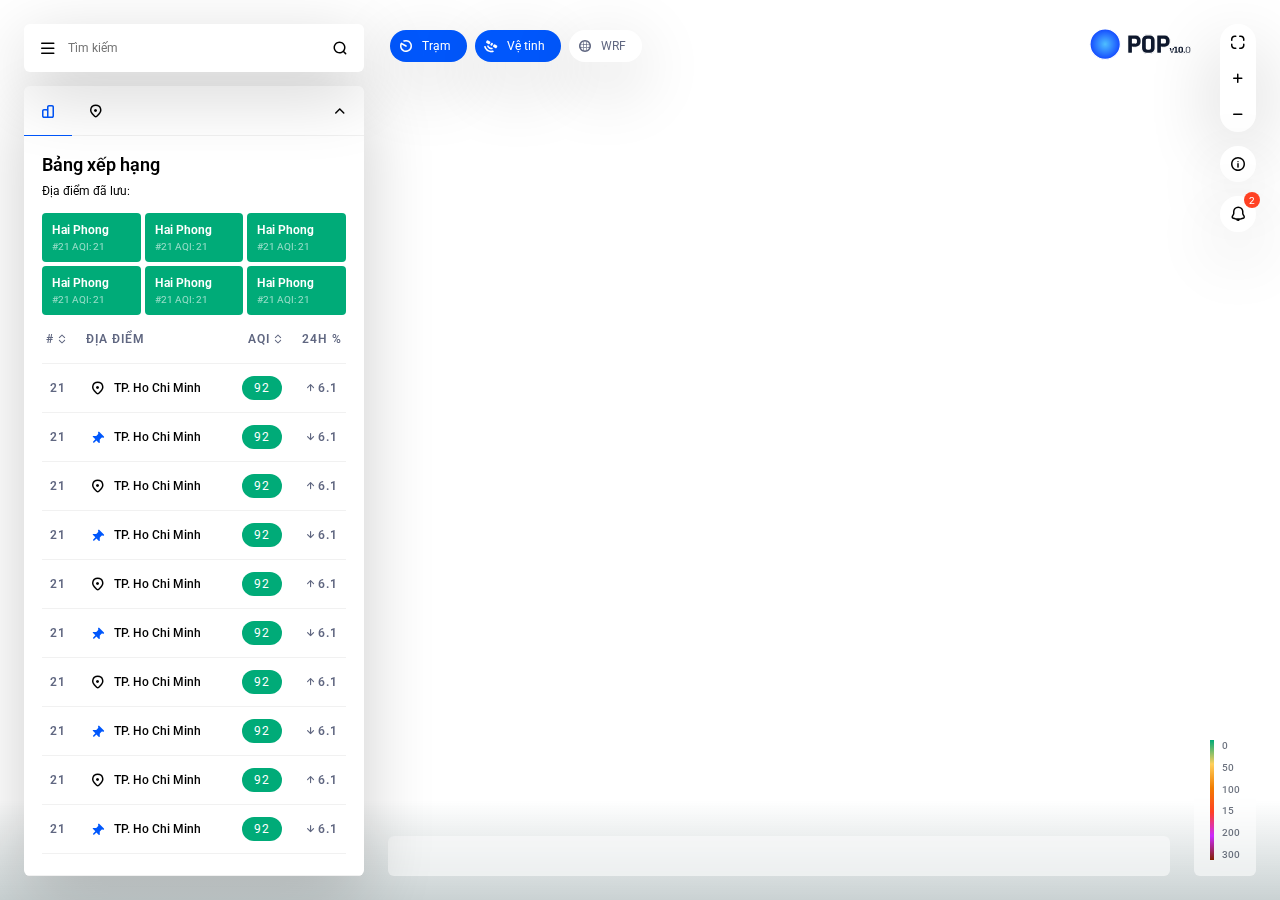
<file: Index.html>
<html lang="en" class="">

<head>
    <meta charset="utf-8" />
    <title>Pop</title>
    <meta name="viewport" content="width=device-width, maximum-scale=1.0, initial-scale=1.0" />
    <link rel="stylesheet" href="./Style/main.css" />
    <link rel="stylesheet" href="./Icons/style.css">
    <link href="https://api.mapbox.com/mapbox-gl-js/v2.8.2/mapbox-gl.css" rel="stylesheet">
    <link rel="preconnect" href="https://fonts.googleapis.com">
    <link rel="preconnect" href="https://fonts.gstatic.com" crossorigin>
    <link
        href="https://fonts.googleapis.com/css2?family=Roboto:ital,wght@0,100;0,300;0,400;0,500;0,700;0,900;1,100;1,300;1,400;1,500;1,700;1,900&display=swap"
        rel="stylesheet">
    <link rel="stylesheet" href="./library.css" />
    <link rel="stylesheet" href="./Fonts/stylesheet.css" />
    <script src="https://d3js.org/d3.v7.min.js"></script>
    <script src="./time-slider.js"></script>
    <script src="./library.js"></script>
    <script src="https://api.mapbox.com/mapbox-gl-js/v2.8.2/mapbox-gl.js"></script>
    <script src="https://cdnjs.cloudflare.com/ajax/libs/jquery/3.6.0/jquery.min.js"
        integrity="sha512-894YE6QWD5I59HgZOGReFYm4dnWc1Qt5NtvYSaNcOP+u1T9qYdvdihz0PPSiiqn/+/3e7Jo4EaG7TubfWGUrMQ=="
        crossorigin="anonymous" referrerpolicy="no-referrer"></script>
</head>

<body class="">
    <div id="map"></div>
    <div class="left-menu">
        <div class="menu-search" data-aos="fade-down" data-aos-delay="100">
            <div class="icon show-in-searching">
                <span class="font-icon-search"></span>
            </div>
            <label for="menu-toggle" class="icon hide-in-searching menu-container">
                <input type="checkbox" id="menu-toggle" style="display:none;"/>
                <span class="font-icon-menu"></span>
                <div class="menu-content">
                    <div>
                        <div class="title">
                            Menu
                        </div>
                        <select>
                            <option>Tiếng Việt</option>
                            <option>English</option>
                        </select>
                    </div>
                    <div>
                        <div class="item-menu active">
                            <span class="font-icon-location"></span>
                            <div>Bản đồ</div>
                        </div>
                        <div class="item-menu">
                            <span class="font-icon-analyzic"></span>
                            <div>Phân tích</div>
                        </div>
                    </div>
                    <div>
                        <div class="item-menu">
                            <span class="font-icon-news"></span>
                            <div>Tin tức</div>
                        </div>
                        <div class="item-menu">
                            <span class="font-icon-info"></span>
                            <div>Giới thiệu</div>
                        </div>
                    </div>
                    <div>
                        <label for="setting-toggle" class="item-menu">
                            <input type="checkbox" id="setting-toggle" style="display:none;"/>
                            <span class="font-icon-setting1"></span>
                            <div>Cài đặt</div>
                            <div class="popup-overlay popup-setting">
                                <div class="popup-container">
                                    <div class="popup">
                                        <div class="popup-header">
                                            <span class="font-icon-setting1"></span>
                                            <div>Cài đặt</div>
                                        </div>
                                        <div class="popup-content">
                                            <div class="item-setting active">
                                                <span class="font-icon-bell"></span>
                                                <div>
                                                    <div class="item-setting-label">Notification</div>
                                                    <div class="item-setting-discription">Allow system send alert with your email </div>
                                                </div>
                                                <label class="switch">
                                                    <input type="checkbox" checked>
                                                    <span class="slider-btn round"></span>
                                                </label>
                                            </div>
                                            <div class="item-setting">
                                                <div>
                                                    <div class="item-setting-label">Units</div>
                                                    <div class="item-setting-discription">Lorem Ipsum is simply dummy text of the printing  </div>
                                                    <div class="item-setting-select">
                                                        <div>
                                                            <span>Temperature</span>
                                                            <div>
                                                                <div class="active">C</div>
                                                                <div>F</div>
                                                            </div>
                                                        </div>
                                                        <div>
                                                            <span>Wind speed</span>
                                                            <div>
                                                                <div class="active">km/h</div>
                                                                <div>m/s</div>
                                                            </div>
                                                        </div>
                                                        <div>
                                                            <span>Index PM 2.5</span>
                                                            <div>
                                                                <div class="active">µg/m³</div>
                                                                <div></div>
                                                            </div>
                                                        </div>
                                                    </div>
                                                </div>
                                            </div>
                                           
                                        </div>
                                        <div class="popup-footer">
                                            <div class="pop-btn inactive">
                                                <div>Hủy</div>
                                            </div>
                                            <div class="pop-btn">
                                                <div>Lưu</div>
                                            </div>
                                        </div>
                                    </div>
                                </div>
                            </div>
                        </label>
                        <div class="item-menu">
                            <span class="font-icon-user"></span>
                            <div>
                                <span>Hungnk</span>
                                <div>account@gmail.com</div>
                            </div>
                        </div>
                    </div>
                    <div>
                        <label for="login-toggle"class="pop-btn">
                            <input type="checkbox" id="login-toggle" style="display:none;"/>
                            <div>Đăng nhập</div>
                        </label>
                       
                    </div>
                   
                </div>
            </label>
            <input id="search" placeholder="Tìm kiếm" autocomplete="off">
            <div class="icon hide-in-searching">
                <span class="font-icon-search"></span>
                <!-- <svg class="icon-svg" viewBox="0 0 16 16">
                    <path
                        d="M7.33333 2.5C4.66396 2.5 2.5 4.66396 2.5 7.33333C2.5 10.0027 4.66396 12.1667 7.33333 12.1667C10.0027 12.1667 12.1667 10.0027 12.1667 7.33333C12.1667 4.66396 10.0027 2.5 7.33333 2.5ZM1.5 7.33333C1.5 4.11167 4.11167 1.5 7.33333 1.5C10.555 1.5 13.1667 4.11167 13.1667 7.33333C13.1667 10.555 10.555 13.1667 7.33333 13.1667C4.11167 13.1667 1.5 10.555 1.5 7.33333Z" />
                    <path
                        d="M10.9799 10.9795C11.1752 10.7842 11.4918 10.7842 11.687 10.9795L13.687 12.9795C13.8823 13.1747 13.8823 13.4913 13.687 13.6866C13.4918 13.8818 13.1752 13.8818 12.9799 13.6866L10.9799 11.6866C10.7847 11.4913 10.7847 11.1747 10.9799 10.9795Z" />
                </svg> -->
            </div>
            <div class="icon show-in-searching active">
                <span class="font-icon-arrow-right"></span>
                <!-- <svg class="icon-svg" viewBox="0 0 16 16">
                    <path
                        d="M2.5 8C2.5 7.72386 2.72386 7.5 3 7.5H12C12.2761 7.5 12.5 7.72386 12.5 8C12.5 8.27614 12.2761 8.5 12 8.5H3C2.72386 8.5 2.5 8.27614 2.5 8Z" />
                    <path
                        d="M7.64645 3.64645C7.84171 3.45118 8.15829 3.45118 8.35355 3.64645L12.3536 7.64645C12.5488 7.84171 12.5488 8.15829 12.3536 8.35355L8.35355 12.3536C8.15829 12.5488 7.84171 12.5488 7.64645 12.3536C7.45118 12.1583 7.45118 11.8417 7.64645 11.6464L11.2929 8L7.64645 4.35355C7.45118 4.15829 7.45118 3.84171 7.64645 3.64645Z" />
                </svg> -->
            </div>
        </div>
        <div class="main-popup active" data-aos="fade-right" data-aos-delay="200">
            <div class="tab-icon-line">
                <div id="tab2" class="tab active">
                    <div class="line-transperent"></div>
                    <div class="icon">
                        <span class="font-icon-chart"></span>
                        <!-- <svg class="icon-svg" viewBox="0 0 16 16" fill="none">
                            <path fill-rule="evenodd" clip-rule="evenodd"
                                d="M3 6.5V12.5H5V6.5H3ZM2.5 5C1.94772 5 1.5 5.44772 1.5 6V13C1.5 13.5523 1.94772 14 2.5 14H5.5C6.05228 14 6.5 13.5523 6.5 13V6C6.5 5.44772 6.05228 5 5.5 5H2.5Z" />
                            <path fill-rule="evenodd" clip-rule="evenodd"
                                d="M10 3.5V12.5H13V3.5H10ZM9.5 2C8.94772 2 8.5 2.44772 8.5 3V13C8.5 13.5523 8.94772 14 9.5 14H13.5C14.0523 14 14.5 13.5523 14.5 13V3C14.5 2.44772 14.0523 2 13.5 2H9.5Z" />
                        </svg> -->
                    </div>
                    <div class="line-status"></div>
                </div>
                <div id="tab1" class="tab  ">
                    <div class="line-transperent"></div>
                    <div class="icon">
                        <span class="font-icon-location"></span>
                        <!-- <svg class="icon-svg" viewBox="0 0 16 16" fill="none">
                            <path
                                d="M8 2.66634C5.42267 2.66634 3.33333 4.75568 3.33333 7.33301C3.33333 8.80374 4.22405 10.1783 5.46995 11.2581L7.7642 13.2465C7.89953 13.3637 8.10047 13.3637 8.2358 13.2465L10.5301 11.2581C11.7759 10.1783 12.6667 8.80374 12.6667 7.33301C12.6667 4.75568 10.5773 2.66634 8 2.66634ZM2 7.33301C2 4.0193 4.68629 1.33301 8 1.33301C11.3137 1.33301 14 4.0193 14 7.33301C14 9.35061 12.7935 11.0609 11.4033 12.2657L9.109 14.2541C8.47253 14.8057 7.52747 14.8057 6.891 14.2541L4.5967 12.2657C3.20651 11.0609 2 9.35061 2 7.33301Z" />
                            <path opacity="0.6"
                                d="M9.33317 7.33333C9.33317 8.06973 8.73624 8.66667 7.99984 8.66667C7.26344 8.66667 6.6665 8.06973 6.6665 7.33333C6.6665 6.59695 7.26344 6 7.99984 6C8.73624 6 9.33317 6.59695 9.33317 7.33333Z" />
                        </svg> -->
                    </div>
                    <div class="line-status"></div>
                </div>

                <div class="tab space">
                    <div class="line-transperent"></div>
                    <div class="icon">
                        <svg class="icon-svg" viewBox="0 0 16 16">
                            <path
                                d="M2 10.833L14 10.833C14.2733 10.833 14.5 11.0597 14.5 11.333C14.5 11.6063 14.2733 11.833 14 11.833L2 11.833C1.72667 11.833 1.5 11.6063 1.5 11.333C1.5 11.0597 1.72667 10.833 2 10.833Z" />
                            <path
                                d="M2 7.5L14 7.5C14.2733 7.5 14.5 7.72667 14.5 8C14.5 8.27333 14.2733 8.5 14 8.5L2 8.5C1.72667 8.5 1.5 8.27333 1.5 8C1.5 7.72667 1.72667 7.5 2 7.5Z" />
                            <path
                                d="M2 4.16699L14 4.16699C14.2733 4.16699 14.5 4.39366 14.5 4.66699C14.5 4.94033 14.2733 5.16699 14 5.16699L2 5.16699C1.72667 5.16699 1.5 4.94032 1.5 4.66699C1.5 4.39366 1.72667 4.16699 2 4.16699Z" />
                        </svg>
                    </div>
                    <div class="line-status"></div>
                </div>
                <div class="tab toggle-panel">
                    <div class="line-transperent"></div>
                    <div class="icon">
                        <span class="font-icon-up"></span>
                        <!-- <svg class="icon-svg" viewBox="0 0 16 16">
                            <path
                                d="M3.64645 9.85355C3.45118 9.65829 3.45118 9.34171 3.64645 9.14645L7.64645 5.14645C7.84171 4.95118 8.15829 4.95118 8.35355 5.14645L12.3536 9.14645C12.5488 9.34171 12.5488 9.65829 12.3536 9.85355C12.1583 10.0488 11.8417 10.0488 11.6464 9.85355L8 6.20711L4.35355 9.85355C4.15829 10.0488 3.84171 10.0488 3.64645 9.85355Z" />
                        </svg> -->
                    </div>
                    <div class="line-status"></div>
                </div>
            </div>
            <div id="content-tab1" class="content-tab">
                <div class="card-1">
                    <div class="title">Điểm đang chọn </div>
                    <!-- <div class="discription">
                        <div>Lấy từ Trung tâm quan trắc miền bắc</div>
                    </div> -->
                    <div class="margin-H"></div>
                    <div class="title-tab-expand">
                        <div class="icon non-interactive">
                            <svg viewBox="0 0 12 12">
                                <rect x="1" y="4" width="4.5" height="7" rx="1" />
                                <rect x="6.5" y="1" width="4.5" height="10" rx="1" />
                            </svg>
                        </div>
                        <span>
                            Loại dữ liệu
                        </span>
                        <div class="tab">
                            <div class="tab-icon-text icon-toggle active">
                                <div>Trạm</div>
                            </div>
                            <div class="tab-icon-text icon-toggle">
                                <div>Vệ tinh</div>
                            </div>
                        </div>
                        <div class="icon">
                            <span class="font-icon-up"></span>
                            <!-- <svg class="icon-svg" viewBox="0 0 16 16">
                                <path
                                    d="M3.64645 9.85355C3.45118 9.65829 3.45118 9.34171 3.64645 9.14645L7.64645 5.14645C7.84171 4.95118 8.15829 4.95118 8.35355 5.14645L12.3536 9.14645C12.5488 9.34171 12.5488 9.65829 12.3536 9.85355C12.1583 10.0488 11.8417 10.0488 11.6464 9.85355L8 6.20711L4.35355 9.85355C4.15829 10.0488 3.84171 10.0488 3.64645 9.85355Z" />
                            </svg> -->
                        </div>
                    </div>
                    <div class="card-3 gray-style">
                        <div class="icon">
                            <span class="font-icon-track"></span>
                            <!-- <svg class="icon-svg" viewBox="0 0 16 16">
                                <path
                                    d="M2.25 8C2.25 4.82436 4.82436 2.25 8 2.25C11.1756 2.25 13.75 4.82436 13.75 8C13.75 11.1756 11.1756 13.75 8 13.75C4.82436 13.75 2.25 11.1756 2.25 8ZM8 3.75C5.65279 3.75 3.75 5.65279 3.75 8C3.75 10.3472 5.65279 12.25 8 12.25C10.3472 12.25 12.25 10.3472 12.25 8C12.25 5.65279 10.3472 3.75 8 3.75Z" />
                                <path
                                    d="M5.25 8C5.25 6.48119 6.48119 5.25 8 5.25C9.51881 5.25 10.75 6.48119 10.75 8C10.75 9.51881 9.51881 10.75 8 10.75C6.48119 10.75 5.25 9.51881 5.25 8ZM8 6.75C7.30961 6.75 6.75 7.30961 6.75 8C6.75 8.69039 7.30961 9.25 8 9.25C8.69039 9.25 9.25 8.69039 9.25 8C9.25 7.30961 8.69039 6.75 8 6.75Z" />
                                <path
                                    d="M8 0.583008C8.41421 0.583008 8.75 0.918794 8.75 1.33301V2.66634C8.75 3.08055 8.41421 3.41634 8 3.41634C7.58579 3.41634 7.25 3.08055 7.25 2.66634V1.33301C7.25 0.918794 7.58579 0.583008 8 0.583008Z" />
                                <path
                                    d="M0.583496 8C0.583496 7.58579 0.919283 7.25 1.3335 7.25H2.66683C3.08104 7.25 3.41683 7.58579 3.41683 8C3.41683 8.41421 3.08104 8.75 2.66683 8.75H1.3335C0.919283 8.75 0.583496 8.41421 0.583496 8Z" />
                                <path
                                    d="M8 12.583C8.41421 12.583 8.75 12.9188 8.75 13.333V14.6663C8.75 15.0806 8.41421 15.4163 8 15.4163C7.58579 15.4163 7.25 15.0806 7.25 14.6663V13.333C7.25 12.9188 7.58579 12.583 8 12.583Z" />
                                <path
                                    d="M12.5835 8C12.5835 7.58579 12.9193 7.25 13.3335 7.25H14.6668C15.081 7.25 15.4168 7.58579 15.4168 8C15.4168 8.41421 15.081 8.75 14.6668 8.75H13.3335C12.9193 8.75 12.5835 8.41421 12.5835 8Z" />
                            </svg> -->
                        </div>
                        <div class="content">
                            <div class="title-medium">Trạm đo: Xuân Thủy</div>
                            <div class="discription">Số 144, Xuân Thủy, Phường Dịch Vọng Hậu, Quận Cầu Giấy, Hà Nội
                            </div>
                        </div>
                    </div>
                    <div class="air-50" style="display: flex; flex-direction: column;">
                        <div class="card-2">
                            <div class="row-card">
                                <div class="tab-icon-text">
                                    <div>Chất lượng không khí tốt</div>
                                </div>
                                <div class="tab-icon-text">
                                    <span class="font-icon-time"></span>
                                    <!-- <svg class="icon-svg" viewBox="0 0 12 12">
                                        <path
                                            d="M6 11.375C3.035 11.375 0.625 8.965 0.625 6C0.625 3.035 3.035 0.625 6 0.625C8.965 0.625 11.375 3.035 11.375 6C11.375 8.965 8.965 11.375 6 11.375ZM6 1.375C3.45 1.375 1.375 3.45 1.375 6C1.375 8.55 3.45 10.625 6 10.625C8.55 10.625 10.625 8.55 10.625 6C10.625 3.45 8.55 1.375 6 1.375Z" />
                                        <path
                                            d="M7.85531 7.96585C7.79031 7.96585 7.72531 7.95085 7.66531 7.91085L6.11531 6.98585C5.73031 6.75585 5.44531 6.25085 5.44531 5.80585V3.75586C5.44531 3.55086 5.61531 3.38086 5.82031 3.38086C6.02531 3.38086 6.19531 3.55086 6.19531 3.75586V5.80585C6.19531 5.98585 6.34531 6.25085 6.50031 6.34085L8.05031 7.26585C8.23031 7.37085 8.28531 7.60085 8.18031 7.78085C8.10531 7.90085 7.98031 7.96585 7.85531 7.96585Z" />
                                    </svg> -->

                                    <div>04:00, 29/12/22</div>
                                </div>
                            </div>
                            <div class="row-card">
                                <div class="ilustrtion">
                                    <svg width="40" height="40" viewBox="0 0 54 54" fill="none">
                                        <path fill-rule="evenodd" clip-rule="evenodd"
                                            d="M25.329 3.81924C21.364 4.21575 18.1433 6.24478 16.4098 7.97829L16.3097 8.07836L16.1801 8.13508C13.0887 9.48753 11.0455 11.2291 9.74742 13.1316C8.44877 15.035 7.8669 17.1424 7.7661 19.2709C7.57932 23.2152 9.04893 27.1918 10.608 29.8797C11.137 29.4637 11.6847 29.1701 12.1294 28.9615V27.4482C12.1294 27.2934 12.1773 27.1423 12.2667 27.0157L18.2667 18.5157C18.3996 18.3274 18.6118 18.2106 18.8421 18.1992C19.0724 18.1877 19.2952 18.2828 19.4462 18.457C24.7921 24.6255 31.4848 25.5293 37.148 26.2941C38.135 26.4274 39.0908 26.5565 40.0027 26.7084C40.3643 26.7687 40.6294 27.0816 40.6294 27.4482V29.3657C41.4143 29.6345 42.3527 30.2067 43.0601 31.1328C44.2919 29.4426 45.5349 26.5205 45.4421 22.9048C45.3434 19.0552 43.7285 14.3578 38.8491 9.47829C33.9951 4.62431 29.2541 3.42673 25.329 3.81924ZM6.26778 19.2C6.05462 23.7015 7.79458 28.1449 9.52831 30.9993C9.0005 31.7416 8.62939 32.7025 8.62939 33.9482C8.62939 37.103 10.888 38.6515 12.1573 39.3976C12.3333 41.4348 13.1855 44.2481 15.2225 46.6239C17.4264 49.1944 20.9719 51.1982 26.3794 51.1982C31.7869 51.1982 35.3323 49.1944 37.5363 46.6239C39.5426 44.2839 40.3996 41.5195 40.593 39.4903C41.9938 38.91 44.1294 37.3559 44.1294 34.4483C44.1294 33.7388 44.0159 33.1086 43.823 32.5532C43.8739 32.5159 43.9208 32.4715 43.9623 32.4202C45.4848 30.5394 47.0507 27.1172 46.9417 22.8664C46.832 18.5908 45.0303 13.5382 39.9097 8.41763C34.7637 3.27161 29.588 1.88586 25.1798 2.32668C20.8868 2.75598 17.4041 4.90847 15.4504 6.81747C12.211 8.258 9.9692 10.145 8.50834 12.2862C7.02886 14.4547 6.37948 16.8411 6.26778 19.2ZM39.1294 38.9318L39.1294 38.9313V33.1253L37.1294 37.1253V44.6929C38.5095 42.6755 39.0597 40.4621 39.1294 38.9318ZM42.6294 34.4483C42.6294 36.1441 41.588 37.2289 40.6294 37.8016V30.9921C41.5514 31.4808 42.6294 32.568 42.6294 34.4483ZM39.1294 28.0886V29.7712L35.9863 36.0575C33.9841 35.5188 30.0563 34.6982 26.3796 34.6982C22.7129 34.6982 18.7965 35.5143 16.7893 36.0531L13.6294 29.2818V27.6863L18.9514 20.1468C24.5952 26.143 31.5834 27.0724 37.0363 27.7977C37.7636 27.8945 38.4636 27.9876 39.1294 28.0886ZM17.1294 46.4482V37.5149C19.0292 37.0009 22.8495 36.1982 26.3796 36.1982C29.9094 36.1982 33.7295 37.0008 35.6294 37.5148V46.4483L35.6294 46.4552C33.688 48.2954 30.7511 49.6982 26.3794 49.6982C22.0077 49.6982 19.0708 48.2954 17.1294 46.4552L17.1294 46.4482ZM12.1294 37.5923V30.6536C11.1313 31.2425 10.1294 32.206 10.1294 33.9482C10.1294 35.7645 11.1262 36.8644 12.1294 37.5923ZM13.6294 32.8289V38.9316C13.6991 40.4618 14.2492 42.6754 15.6294 44.6929V37.1146L13.6294 32.8289ZM33.2149 41.1192C33.5854 40.934 33.7356 40.4835 33.5503 40.113C33.3651 39.7425 32.9146 39.5923 32.5441 39.7776C31.5814 40.2589 29.5062 41.1984 26.8795 41.1984C25.5624 41.1984 24.2128 40.9622 23.0854 40.6613C21.9428 40.3563 21.0949 40.003 20.7654 39.8053C20.4102 39.5922 19.9495 39.7073 19.7364 40.0625C19.5233 40.4177 19.6385 40.8784 19.9936 41.0915C20.4974 41.3938 21.4996 41.7905 22.6986 42.1105C23.9129 42.4346 25.3966 42.6984 26.8795 42.6984C29.8528 42.6984 32.1776 41.6379 33.2149 41.1192ZM33.2149 45.1192C33.5854 44.934 33.7356 44.4835 33.5503 44.113C33.3651 43.7425 32.9146 43.5923 32.5441 43.7776C31.5814 44.2589 29.5062 45.1984 26.8795 45.1984C25.5624 45.1984 24.2128 44.9622 23.0854 44.6613C21.9428 44.3563 21.0949 44.003 20.7654 43.8053C20.4102 43.5922 19.9495 43.7073 19.7364 44.0625C19.5233 44.4177 19.6385 44.8784 19.9936 45.0915C20.4974 45.3938 21.4996 45.7905 22.6986 46.1105C23.9129 46.4346 25.3966 46.6984 26.8795 46.6984C29.8528 46.6984 32.1776 45.6379 33.2149 45.1192ZM22.3794 30.9482C22.3794 31.7767 21.7078 32.4482 20.8794 32.4482C20.051 32.4482 19.3794 31.7767 19.3794 30.9482C19.3794 30.1198 20.051 29.4482 20.8794 29.4482C21.7078 29.4482 22.3794 30.1198 22.3794 30.9482ZM31.8794 32.4482C32.7078 32.4482 33.3794 31.7767 33.3794 30.9482C33.3794 30.1198 32.7078 29.4482 31.8794 29.4482C31.051 29.4482 30.3794 30.1198 30.3794 30.9482C30.3794 31.7767 31.051 32.4482 31.8794 32.4482Z"
                                            fill="currentColor" />
                                    </svg>
                                </div>
                                <div class="info-number">
                                    <div class="title">Chỉ số AQI</div>
                                    <div class="number">
                                        <div>28</div>
                                    </div>
                                </div>
                                <div class="info-number">
                                    <div class="title">Chỉ số AQI</div>
                                    <div class="number">
                                        <div>28</div>
                                        <div class="unit">mg/m<sup>3</sup></div>
                                    </div>
                                </div>
                            </div>
                            <div class="row-card bg-1">
                                <div class="tab-icon-text">
                                    <span class="font-icon-sun"></span>
                                    <!-- <svg class="icon-svg" viewBox="0 0 16 16">
                                        <path xmlns="http://www.w3.org/2000/svg" fill-rule="evenodd" clip-rule="evenodd"
                                            d="M10.0554 2.5252C11.1075 3.14314 11.9204 4.19724 12.2864 5.68022C13.7785 6.07527 14.8044 7.25841 15.2085 8.58408C15.6588 10.0613 15.3693 11.8221 14.0198 13.0048C13.221 13.7358 12.1749 14.1367 11.0901 14.1294L3.69937 14.1294C3.68177 14.1294 3.66418 14.1288 3.64662 14.1276C-0.0916977 13.864 -0.379104 8.81161 2.7844 7.81168C2.49615 6.47633 2.70593 5.27964 3.27323 4.30665C3.94701 3.15104 5.08388 2.38127 6.30953 2.05906C7.53515 1.73686 8.90278 1.84826 10.0554 2.5252ZM4.56906 5.06218C4.18193 5.72616 4.01142 6.60888 4.30069 7.70448C4.60784 7.7613 4.90637 7.86178 5.18648 8.00448C5.55557 8.1925 5.70234 8.64412 5.51432 9.0132C5.3263 9.38228 4.87468 9.52906 4.5056 9.34104C4.26693 9.21945 3.99983 9.15353 3.7254 9.14961C1.56995 9.32723 1.5707 12.4539 3.72766 12.6294L11.0983 12.6294C11.8092 12.6347 12.4923 12.3715 13.0119 11.8939L13.0264 11.8809C13.8639 11.1503 14.0826 10.0349 13.7737 9.02143C13.4803 8.05908 12.7406 7.28521 11.7229 7.08966C11.7132 7.09019 11.7035 7.09054 11.6938 7.09071C11.4195 7.09544 11.1497 7.16161 10.903 7.28498C10.5325 7.47022 10.082 7.32005 9.89673 6.94957C9.71148 6.57908 9.86165 6.12858 10.2321 5.94334C10.3978 5.86049 10.5695 5.79179 10.7454 5.73771C10.4433 4.7853 9.90384 4.17579 9.29571 3.81862C8.53143 3.36973 7.58279 3.2753 6.69091 3.50977C5.79905 3.74423 5.01717 4.29363 4.56906 5.06218Z" />
                                    </svg> -->
                                    <div>24&deg;C</div>
                                </div>
                                <div class="tab-icon-text">
                                    <span class="font-icon-humidity"></span>
                                    <!-- <svg class="icon-svg" viewBox="0 0 16 16">
                                        <path
                                            d="M8 13.3346C10.5773 13.3346 12.6667 11.2453 12.6667 8.66797C12.6667 7.19723 11.776 5.82264 10.5301 4.7429L8.2358 2.7545C8.10047 2.63723 7.89953 2.63723 7.7642 2.7545L5.46993 4.7429C4.22407 5.82263 3.33333 7.19723 3.33333 8.66797C3.33333 11.2453 5.42267 13.3346 8 13.3346ZM14 8.66797C14 11.9817 11.3137 14.668 8 14.668C4.68627 14.668 2 11.9817 2 8.66797C2 6.65037 3.20653 4.9401 4.59673 3.7353L6.891 1.7469C7.52747 1.1953 8.47253 1.1953 9.109 1.7469L11.4033 3.7353C12.7935 4.9401 14 6.65037 14 8.66797Z" />
                                    </svg> -->
                                    <div>78%</div>
                                </div>
                                <div class="tab-icon-text">
                                    <span class="font-icon-arrow-up-right"></span>
                                    <!-- <svg class="icon-svg" viewBox="0 0 16 16">
                                        <path
                                            d="M12.5303 3.96967C12.8232 4.26256 12.8232 4.73744 12.5303 5.03033L4.53033 13.0303C4.23744 13.3232 3.76256 13.3232 3.46967 13.0303C3.17678 12.7374 3.17678 12.2626 3.46967 11.9697L11.4697 3.96967C11.7626 3.67678 12.2374 3.67678 12.5303 3.96967Z" />
                                        <path
                                            d="M3.75 4C3.75 3.58579 4.08579 3.25 4.5 3.25H12.5C12.9142 3.25 13.25 3.58579 13.25 4V12C13.25 12.4142 12.9142 12.75 12.5 12.75C12.0858 12.75 11.75 12.4142 11.75 12V4.75H4.5C4.08579 4.75 3.75 4.41421 3.75 4Z" />
                                    </svg> -->
                                    <div>14km/h</div>
                                </div>
                            </div>
                            <div class="row-card bg-1 border-top italic">
                                <div class="tab-icon-text">
                                    <span class="font-icon-info"></span>
                                    <!-- <svg class="icon-svg" viewBox="0 0 16 16">
                                        <path xmlns="http://www.w3.org/2000/svg" fill-rule="evenodd" clip-rule="evenodd"
                                            d="M10.0554 2.5252C11.1075 3.14314 11.9204 4.19724 12.2864 5.68022C13.7785 6.07527 14.8044 7.25841 15.2085 8.58408C15.6588 10.0613 15.3693 11.8221 14.0198 13.0048C13.221 13.7358 12.1749 14.1367 11.0901 14.1294L3.69937 14.1294C3.68177 14.1294 3.66418 14.1288 3.64662 14.1276C-0.0916977 13.864 -0.379104 8.81161 2.7844 7.81168C2.49615 6.47633 2.70593 5.27964 3.27323 4.30665C3.94701 3.15104 5.08388 2.38127 6.30953 2.05906C7.53515 1.73686 8.90278 1.84826 10.0554 2.5252ZM4.56906 5.06218C4.18193 5.72616 4.01142 6.60888 4.30069 7.70448C4.60784 7.7613 4.90637 7.86178 5.18648 8.00448C5.55557 8.1925 5.70234 8.64412 5.51432 9.0132C5.3263 9.38228 4.87468 9.52906 4.5056 9.34104C4.26693 9.21945 3.99983 9.15353 3.7254 9.14961C1.56995 9.32723 1.5707 12.4539 3.72766 12.6294L11.0983 12.6294C11.8092 12.6347 12.4923 12.3715 13.0119 11.8939L13.0264 11.8809C13.8639 11.1503 14.0826 10.0349 13.7737 9.02143C13.4803 8.05908 12.7406 7.28521 11.7229 7.08966C11.7132 7.09019 11.7035 7.09054 11.6938 7.09071C11.4195 7.09544 11.1497 7.16161 10.903 7.28498C10.5325 7.47022 10.082 7.32005 9.89673 6.94957C9.71148 6.57908 9.86165 6.12858 10.2321 5.94334C10.3978 5.86049 10.5695 5.79179 10.7454 5.73771C10.4433 4.7853 9.90384 4.17579 9.29571 3.81862C8.53143 3.36973 7.58279 3.2753 6.69091 3.50977C5.79905 3.74423 5.01717 4.29363 4.56906 5.06218Z" />
                                    </svg> -->
                                    <div>Lấy từ trung tâm quan trắc Miền Bắc</div>
                                </div>

                            </div>
                        </div>
                        <div class="card-3">
                            <div class="icon">
                                <span class="font-icon-health"></span>
                                <!-- <svg class="icon-svg" viewBox="0 0 16 16">
                                    <path
                                        d="M5.04016 2.81738C3.41121 2.81738 2.0835 4.14475 2.0835 5.79405C2.0835 7.87791 3.04418 9.55481 4.2719 10.8127C5.50866 12.0799 6.97011 12.871 7.82913 13.1643L7.83646 13.1668L7.83644 13.1668C7.83635 13.1668 7.83639 13.1668 7.83658 13.1669C7.83841 13.1674 7.85404 13.1721 7.8852 13.1765C7.91783 13.1812 7.95744 13.1841 8.00016 13.1841C8.04289 13.1841 8.0825 13.1812 8.11513 13.1765C8.14946 13.1716 8.16494 13.1665 8.16388 13.1668L8.17118 13.1643L8.17119 13.1643C9.03022 12.871 10.4917 12.0799 11.7284 10.8127C12.9561 9.55481 13.9168 7.87791 13.9168 5.79405C13.9168 4.14475 12.5891 2.81738 10.9602 2.81738C10.0013 2.81738 9.14049 3.28316 8.60228 4.00788C8.46079 4.1984 8.23748 4.31072 8.00016 4.31072C7.76285 4.31072 7.53954 4.1984 7.39804 4.00788C6.85938 3.28255 6.00497 2.81738 5.04016 2.81738ZM0.583496 5.79405C0.583496 3.32334 2.57578 1.31738 5.04016 1.31738C6.17969 1.31738 7.21616 1.74768 8.00054 2.45277C8.78675 1.74741 9.82628 1.31738 10.9602 1.31738C13.4245 1.31738 15.4168 3.32334 15.4168 5.79405C15.4168 8.37688 14.2175 10.41 12.8019 11.8604C11.3967 13.3002 9.73334 14.2153 8.65893 14.5828C8.44147 14.6588 8.20248 14.6841 8.00016 14.6841C7.79784 14.6841 7.55884 14.6588 7.34138 14.5828C6.26696 14.2153 4.60363 13.3002 3.19843 11.8604C1.78281 10.41 0.583496 8.37688 0.583496 5.79405Z" />
                                </svg> -->
                            </div>
                            <div class="content">
                                <div class="title-medium">Khuyến cáo sức khỏe</div>
                                <div class="discription">Chất lượng không khí đạt tiêu chuẩn và ít gây hại cho sức khỏe
                                </div>
                            </div>
                        </div>
                    </div>
                </div>
                <div class="card-1" style="display: none;">
                    <div class="title-tab-expand">
                        <div class="icon non-interactive">
                            <svg viewBox="0 0 12 12">
                                <path xmlns="http://www.w3.org/2000/svg" fill-rule="evenodd" clip-rule="evenodd"
                                    d="M12 6C12 9.31371 9.31371 12 6 12C2.68629 12 2.34843e-07 9.31371 5.24537e-07 6C-1.39444e-07 2.68629 2.68629 1.39444e-07 6 -5.24537e-07C9.31371 -2.34843e-07 12 2.68629 12 6ZM6 6.25C6.41421 6.25 6.75 6.58579 6.75 7L6.75 9C6.75 9.41421 6.41421 9.75 6 9.75C5.58579 9.75 5.25 9.41421 5.25 9L5.25 7C5.25 6.58579 5.58579 6.25 6 6.25ZM6 5C6.55228 5 7 4.55229 7 4C7 3.44772 6.55228 3 6 3C5.44772 3 5 3.44772 5 4C5 4.55229 5.44771 5 6 5Z" />
                            </svg>
                        </div>
                        <span class="tab">
                            Thông tin
                        </span>

                        <div class="icon">
                            <svg class="icon-svg" viewBox="0 0 16 16">
                                <path
                                    d="M3.64645 9.85355C3.45118 9.65829 3.45118 9.34171 3.64645 9.14645L7.64645 5.14645C7.84171 4.95118 8.15829 4.95118 8.35355 5.14645L12.3536 9.14645C12.5488 9.34171 12.5488 9.65829 12.3536 9.85355C12.1583 10.0488 11.8417 10.0488 11.6464 9.85355L8 6.20711L4.35355 9.85355C4.15829 10.0488 3.84171 10.0488 3.64645 9.85355Z" />
                            </svg>
                        </div>
                    </div>

                </div>
                <div class="card-1">
                    <div class="title-tab-expand">
                        <div class="icon non-interactive">
                            <svg viewBox="0 0 12 12">
                                <rect x="1" y="4" width="4.5" height="7" rx="1" />
                                <rect x="6.5" y="1" width="4.5" height="10" rx="1" />
                            </svg>
                        </div>
                        <span>
                            Biểu đồ
                        </span>
                        <div class="tab">
                            <div class="tab-icon-text icon-toggle active">
                                <div>AQI</div>
                            </div>
                            <div class="tab-icon-text icon-toggle">
                                <div>PM 2.5</div>
                            </div>
                        </div>
                        <div class="icon">
                            <span class="font-icon-more"></span>
                            <!-- <svg class="icon-svg" viewBox="0 0 16 16">
                                <ellipse cx="8" cy="8" rx="1.5" ry="1.5" transform="rotate(90 8 8)" />
                                <ellipse cx="14" cy="8" rx="1.5" ry="1.5" transform="rotate(90 14 8)" />
                                <ellipse cx="2" cy="8" rx="1.5" ry="1.5" transform="rotate(90 2 8)" />
                            </svg> -->
                        </div>
                    </div>
                    <!-- <div class="margin-F"></div> -->
                    <div class="chart" style="margin-left: -18px; width:calc(100% + 30px);">
                        <div id="chart"></div>
                    </div>
                </div>
            </div>
            <div id="content-tab2" class="content-tab">
                <div class="card-1 scroll-in-table">
                    <div class="title">
                        <div>Bảng xếp hạng</div>

                    </div>
                    <div class="discription">
                        <div>Địa điểm đã lưu:</div>
                    </div>

                    <div class="pin-location">
                        <div class="card-5">
                            <div class="location-name">
                                <div>
                                    Hai Phong
                                </div>
                                <div class="icon non-interactive">
                                    <span class="font-icon-close"></span>
                                    <!-- <svg width="12" height="12" viewBox="0 0 18 18">
                                        <path fill-rule="evenodd" clip-rule="evenodd"
                                            d="M15.7071 2.29289C16.0976 2.68342 16.0976 3.31658 15.7071 3.70711L3.70711 15.7071C3.31658 16.0976 2.68342 16.0976 2.29289 15.7071C1.90237 15.3166 1.90237 14.6834 2.29289 14.2929L14.2929 2.29289C14.6834 1.90237 15.3166 1.90237 15.7071 2.29289Z" />
                                        <path fill-rule="evenodd" clip-rule="evenodd"
                                            d="M15.7071 15.7071C15.3166 16.0976 14.6834 16.0976 14.2929 15.7071L2.29289 3.70711C1.90237 3.31658 1.90237 2.68342 2.29289 2.29289C2.68342 1.90237 3.31658 1.90237 3.70711 2.29289L15.7071 14.2929C16.0976 14.6834 16.0976 15.3166 15.7071 15.7071Z" />
                                    </svg> -->
                                </div>
                            </div>
                            <div class="infor">
                                <div class="no">#21</div>
                                <div class="aqi-number">AQI: 21</div>
                            </div>
                        </div>
                        <div class="card-5">
                            <div class="location-name">
                                <div>
                                    Hai Phong
                                </div>
                                <div class="icon non-interactive">
                                    <span class="font-icon-close"></span>
                                    <!-- <svg width="12" height="12" viewBox="0 0 18 18">
                                        <path fill-rule="evenodd" clip-rule="evenodd"
                                            d="M15.7071 2.29289C16.0976 2.68342 16.0976 3.31658 15.7071 3.70711L3.70711 15.7071C3.31658 16.0976 2.68342 16.0976 2.29289 15.7071C1.90237 15.3166 1.90237 14.6834 2.29289 14.2929L14.2929 2.29289C14.6834 1.90237 15.3166 1.90237 15.7071 2.29289Z" />
                                        <path fill-rule="evenodd" clip-rule="evenodd"
                                            d="M15.7071 15.7071C15.3166 16.0976 14.6834 16.0976 14.2929 15.7071L2.29289 3.70711C1.90237 3.31658 1.90237 2.68342 2.29289 2.29289C2.68342 1.90237 3.31658 1.90237 3.70711 2.29289L15.7071 14.2929C16.0976 14.6834 16.0976 15.3166 15.7071 15.7071Z" />
                                    </svg> -->
                                </div>
                            </div>
                            <div class="infor">
                                <div class="no">#21</div>
                                <div class="aqi-number">AQI: 21</div>
                            </div>
                        </div>
                        <div class="card-5">
                            <div class="location-name">
                                <div>
                                    Hai Phong
                                </div>
                                <div class="icon non-interactive">
                                    <span class="font-icon-close"></span>
                                    <!-- <svg width="12" height="12" viewBox="0 0 18 18">
                                        <path fill-rule="evenodd" clip-rule="evenodd"
                                            d="M15.7071 2.29289C16.0976 2.68342 16.0976 3.31658 15.7071 3.70711L3.70711 15.7071C3.31658 16.0976 2.68342 16.0976 2.29289 15.7071C1.90237 15.3166 1.90237 14.6834 2.29289 14.2929L14.2929 2.29289C14.6834 1.90237 15.3166 1.90237 15.7071 2.29289Z" />
                                        <path fill-rule="evenodd" clip-rule="evenodd"
                                            d="M15.7071 15.7071C15.3166 16.0976 14.6834 16.0976 14.2929 15.7071L2.29289 3.70711C1.90237 3.31658 1.90237 2.68342 2.29289 2.29289C2.68342 1.90237 3.31658 1.90237 3.70711 2.29289L15.7071 14.2929C16.0976 14.6834 16.0976 15.3166 15.7071 15.7071Z" />
                                    </svg> -->
                                </div>
                            </div>
                            <div class="infor">
                                <div class="no">#21</div>
                                <div class="aqi-number">AQI: 21</div>
                            </div>
                        </div>
                        <div class="card-5">
                            <div class="location-name">
                                <div>
                                    Hai Phong
                                </div>
                                <div class="icon non-interactive">
                                    <span class="font-icon-close"></span>
                                    <!-- <svg width="12" height="12" viewBox="0 0 18 18">
                                        <path fill-rule="evenodd" clip-rule="evenodd"
                                            d="M15.7071 2.29289C16.0976 2.68342 16.0976 3.31658 15.7071 3.70711L3.70711 15.7071C3.31658 16.0976 2.68342 16.0976 2.29289 15.7071C1.90237 15.3166 1.90237 14.6834 2.29289 14.2929L14.2929 2.29289C14.6834 1.90237 15.3166 1.90237 15.7071 2.29289Z" />
                                        <path fill-rule="evenodd" clip-rule="evenodd"
                                            d="M15.7071 15.7071C15.3166 16.0976 14.6834 16.0976 14.2929 15.7071L2.29289 3.70711C1.90237 3.31658 1.90237 2.68342 2.29289 2.29289C2.68342 1.90237 3.31658 1.90237 3.70711 2.29289L15.7071 14.2929C16.0976 14.6834 16.0976 15.3166 15.7071 15.7071Z" />
                                    </svg> -->
                                </div>
                            </div>
                            <div class="infor">
                                <div class="no">#21</div>
                                <div class="aqi-number">AQI: 21</div>
                            </div>
                        </div>
                        <div class="card-5">
                            <div class="location-name">
                                <div>
                                    Hai Phong
                                </div>
                                <div class="icon non-interactive">
                                    <span class="font-icon-close"></span>
                                    <!-- <svg width="12" height="12" viewBox="0 0 18 18">
                                        <path fill-rule="evenodd" clip-rule="evenodd"
                                            d="M15.7071 2.29289C16.0976 2.68342 16.0976 3.31658 15.7071 3.70711L3.70711 15.7071C3.31658 16.0976 2.68342 16.0976 2.29289 15.7071C1.90237 15.3166 1.90237 14.6834 2.29289 14.2929L14.2929 2.29289C14.6834 1.90237 15.3166 1.90237 15.7071 2.29289Z" />
                                        <path fill-rule="evenodd" clip-rule="evenodd"
                                            d="M15.7071 15.7071C15.3166 16.0976 14.6834 16.0976 14.2929 15.7071L2.29289 3.70711C1.90237 3.31658 1.90237 2.68342 2.29289 2.29289C2.68342 1.90237 3.31658 1.90237 3.70711 2.29289L15.7071 14.2929C16.0976 14.6834 16.0976 15.3166 15.7071 15.7071Z" />
                                    </svg> -->
                                </div>
                            </div>
                            <div class="infor">
                                <div class="no">#21</div>
                                <div class="aqi-number">AQI: 21</div>
                            </div>
                        </div>
                        <div class="card-5">
                            <div class="location-name">
                                <div>
                                    Hai Phong
                                </div>
                                <div class="icon non-interactive">
                                    <span class="font-icon-close"></span>
                                    <!-- <svg width="12" height="12" viewBox="0 0 18 18">
                                        <path fill-rule="evenodd" clip-rule="evenodd"
                                            d="M15.7071 2.29289C16.0976 2.68342 16.0976 3.31658 15.7071 3.70711L3.70711 15.7071C3.31658 16.0976 2.68342 16.0976 2.29289 15.7071C1.90237 15.3166 1.90237 14.6834 2.29289 14.2929L14.2929 2.29289C14.6834 1.90237 15.3166 1.90237 15.7071 2.29289Z" />
                                        <path fill-rule="evenodd" clip-rule="evenodd"
                                            d="M15.7071 15.7071C15.3166 16.0976 14.6834 16.0976 14.2929 15.7071L2.29289 3.70711C1.90237 3.31658 1.90237 2.68342 2.29289 2.29289C2.68342 1.90237 3.31658 1.90237 3.70711 2.29289L15.7071 14.2929C16.0976 14.6834 16.0976 15.3166 15.7071 15.7071Z" />
                                    </svg> -->
                                </div>
                            </div>
                            <div class="infor">
                                <div class="no">#21</div>
                                <div class="aqi-number">AQI: 21</div>
                            </div>
                        </div>
                    </div>
                    <div class="table">
                        <div class="header-table">
                            <div class="item col-32">
                                <div class="">#</div>
                                <svg width="16" height="16" viewBox="0 0 12 12" fill="none">
                                    <path
                                        d="M8.26517 5.26517C8.11872 5.41161 7.88128 5.41161 7.73484 5.26517L6 3.53033L4.26517 5.26517C4.11872 5.41161 3.88128 5.41161 3.73484 5.26517C3.58839 5.11872 3.58839 4.88128 3.73484 4.73483L5.73483 2.73483C5.88128 2.58839 6.11872 2.58839 6.26517 2.73483L8.26517 4.73483C8.41161 4.88128 8.41161 5.11872 8.26517 5.26517Z" />
                                    <path
                                        d="M3.73483 6.73483C3.88128 6.58839 4.11872 6.58839 4.26517 6.73483L6 8.46967L7.73483 6.73483C7.88128 6.58839 8.11872 6.58839 8.26516 6.73483C8.41161 6.88128 8.41161 7.11872 8.26516 7.26517L6.26517 9.26517C6.11872 9.41161 5.88128 9.41161 5.73483 9.26517L3.73483 7.26517C3.58839 7.11872 3.58839 6.88128 3.73483 6.73483Z" />
                                </svg>
                            </div>
                            <div class="item flex-1" style="padding-left: var(--padding-C);">
                                <div>Địa điểm</div>
                            </div>
                            <div class="item justify-end col-56">
                                <div>AQI</div>
                                <svg width="16" height="16" viewBox="0 0 12 12" fill="none">
                                    <path
                                        d="M8.26517 5.26517C8.11872 5.41161 7.88128 5.41161 7.73484 5.26517L6 3.53033L4.26517 5.26517C4.11872 5.41161 3.88128 5.41161 3.73484 5.26517C3.58839 5.11872 3.58839 4.88128 3.73484 4.73483L5.73483 2.73483C5.88128 2.58839 6.11872 2.58839 6.26517 2.73483L8.26517 4.73483C8.41161 4.88128 8.41161 5.11872 8.26517 5.26517Z" />
                                    <path
                                        d="M3.73483 6.73483C3.88128 6.58839 4.11872 6.58839 4.26517 6.73483L6 8.46967L7.73483 6.73483C7.88128 6.58839 8.11872 6.58839 8.26516 6.73483C8.41161 6.88128 8.41161 7.11872 8.26516 7.26517L6.26517 9.26517C6.11872 9.41161 5.88128 9.41161 5.73483 9.26517L3.73483 7.26517C3.58839 7.11872 3.58839 6.88128 3.73483 6.73483Z" />
                                </svg>
                            </div>
                            <div class="item justify-end col-56">
                                <div>24h %</div>
                            </div>
                        </div>
                        <div id="ranking" class="content-table">
                            <div class="row-table">
                                <div class="item col-32">21</div>
                                <div class=" flex-1">
                                    <div class="icon">
                                        <span class="font-icon-location"></span>
                                        <!-- <svg class="icon-svg" width="16" height="16" viewBox="0 0 16 16" fill="none">
                                            <path
                                                d="M8 2.66634C5.42267 2.66634 3.33333 4.75568 3.33333 7.33301C3.33333 8.80374 4.22405 10.1783 5.46995 11.2581L7.7642 13.2465C7.89953 13.3637 8.10047 13.3637 8.2358 13.2465L10.5301 11.2581C11.7759 10.1783 12.6667 8.80374 12.6667 7.33301C12.6667 4.75568 10.5773 2.66634 8 2.66634ZM2 7.33301C2 4.0193 4.68629 1.33301 8 1.33301C11.3137 1.33301 14 4.0193 14 7.33301C14 9.35061 12.7935 11.0609 11.4033 12.2657L9.109 14.2541C8.47253 14.8057 7.52747 14.8057 6.891 14.2541L4.5967 12.2657C3.20651 11.0609 2 9.35061 2 7.33301Z"
                                                fill="#0E182D" />
                                            <path opacity="0.6"
                                                d="M9.33317 7.33333C9.33317 8.06973 8.73624 8.66667 7.99984 8.66667C7.26344 8.66667 6.6665 8.06973 6.6665 7.33333C6.6665 6.59695 7.26344 6 7.99984 6C8.73624 6 9.33317 6.59695 9.33317 7.33333Z"
                                                fill="#0E182D" />
                                        </svg> -->
                                    </div>
                                    <div>
                                        TP. Ho Chi Minh
                                    </div>
                                </div>
                                <div class="col-56 item justify-end">
                                    <div class="tab-icon-text green-bg">
                                        <div>92</div>
                                    </div>
                                </div>
                                <div class="col-56 green-style-text item justify-end ">
                                    <span class="font-icon-arrow-up"></span>
                                    <!-- <svg width="16" height="16" viewBox="0 0 14 14">
                                        <path
                                            d="M9.64237 6.58019C9.47151 6.75105 9.1945 6.75105 9.02365 6.58019L6.99967 4.55622L4.9757 6.58019C4.80485 6.75105 4.52784 6.75105 4.35698 6.58019C4.18613 6.40934 4.18613 6.13233 4.35698 5.96147L6.69031 3.62814C6.86117 3.45729 7.13818 3.45729 7.30903 3.62814L9.64237 5.96147C9.81322 6.13233 9.81322 6.40934 9.64237 6.58019Z" />
                                        <path
                                            d="M7 3.9375C7.24162 3.9375 7.4375 4.13338 7.4375 4.375L7.4375 9.33333C7.4375 9.57496 7.24162 9.77083 7 9.77083C6.75837 9.77083 6.5625 9.57496 6.5625 9.33333L6.5625 4.375C6.5625 4.13338 6.75838 3.9375 7 3.9375Z" />
                                    </svg> -->
                                    <div>6.1</div>
                                </div>
                            </div>
                            <div class="row-table">
                                <div class="item col-32">21</div>
                                <div class="flex-1">
                                    <div class="icon active">
                                        <span class="font-icon-pin"></span>
                                        <!-- <svg class="icon-svg" width="16" height="16" viewBox="0 0 16 16" fill="none">
                                            <path xmlns="http://www.w3.org/2000/svg"
                                                d="M10.3179 3C10.3743 2.9999 10.4302 3.01093 10.4824 3.03245C10.5346 3.05397 10.582 3.08556 10.622 3.12542L14.8742 7.37779C14.9548 7.45834 15 7.56758 15 7.68147C15 7.79537 14.9548 7.9046 14.8742 7.98515C14.4619 8.39751 13.9534 8.49028 13.5831 8.49028C13.4311 8.49028 13.2953 8.47482 13.1879 8.45678L10.4957 11.1491C10.5666 11.4347 10.6126 11.7258 10.6332 12.0193C10.6727 12.6224 10.6057 13.4686 10.0146 14.0596C9.9341 14.1401 9.82487 14.1854 9.71098 14.1854C9.59708 14.1854 9.48785 14.1401 9.40731 14.0596L6.97708 11.6302L4.24361 14.3637C4.0761 14.5312 3.19644 15.1386 3.02893 14.9711C2.86142 14.8036 3.46876 13.923 3.63627 13.7564L6.36974 11.0228L3.94037 8.59251C3.85985 8.51196 3.81462 8.40273 3.81462 8.28883C3.81462 8.17494 3.85985 8.0657 3.94037 7.98515C4.53139 7.39412 5.37755 7.32625 5.98059 7.36663C6.27409 7.38719 6.56525 7.43318 6.8508 7.50408L9.54304 4.81263C9.52056 4.68181 9.50907 4.54934 9.50867 4.4166C9.50867 4.0472 9.60145 3.53863 10.0146 3.12542C10.0951 3.04513 10.2042 3.00002 10.3179 3V3Z" />
                                        </svg> -->
                                    </div>
                                    <div>
                                        TP. Ho Chi Minh
                                    </div>
                                </div>
                                <div class="col-56 item justify-end">
                                    <div class="tab-icon-text green-bg">
                                        <div>92</div>
                                    </div>
                                </div>
                                <div class="col-56 green-style-text item justify-end ">
                                    <span class="font-icon-arrow-bottom"></span>
                                    <!-- <svg width="16" height="16" viewBox="0 0 14 14">
                                        <path
                                            d="M9.64237 6.58019C9.47151 6.75105 9.1945 6.75105 9.02365 6.58019L6.99967 4.55622L4.9757 6.58019C4.80485 6.75105 4.52784 6.75105 4.35698 6.58019C4.18613 6.40934 4.18613 6.13233 4.35698 5.96147L6.69031 3.62814C6.86117 3.45729 7.13818 3.45729 7.30903 3.62814L9.64237 5.96147C9.81322 6.13233 9.81322 6.40934 9.64237 6.58019Z" />
                                        <path
                                            d="M7 3.9375C7.24162 3.9375 7.4375 4.13338 7.4375 4.375L7.4375 9.33333C7.4375 9.57496 7.24162 9.77083 7 9.77083C6.75837 9.77083 6.5625 9.57496 6.5625 9.33333L6.5625 4.375C6.5625 4.13338 6.75838 3.9375 7 3.9375Z" />
                                    </svg> -->
                                    <div>6.1</div>
                                </div>
                            </div>
                        </div>
                    </div>
                </div>
                <div class="paging" style="display: none;">
                    <div class="icon">
                        <span class="font-icon-left"></span>
                        <!-- <svg class="icon-svg" viewBox="0 0 18 18" fill="none">
                            <path fill-rule="evenodd" clip-rule="evenodd"
                                d="M10.8977 5.60225C11.1174 5.82192 11.1174 6.17808 10.8977 6.39775L8.2955 9L10.8977 11.6023C11.1174 11.8219 11.1174 12.1781 10.8977 12.3977C10.6781 12.6174 10.3219 12.6174 10.1023 12.3977L7.10225 9.39775C6.88258 9.17808 6.88258 8.82192 7.10225 8.60225L10.1023 5.60225C10.3219 5.38258 10.6781 5.38258 10.8977 5.60225Z" />
                        </svg> -->
                    </div>
                    <div class="number">
                        <div class="page">
                            1
                        </div>
                        <div class="page">
                            2
                        </div>
                        <div class="page active">
                            3
                        </div>
                        <div class="page">
                            4
                        </div>
                        <div class="page">
                            5
                        </div>

                    </div>
                    <div class="icon">
                        <span class="font-icon-right"></span>
                        <!-- <svg class="icon-svg" viewBox="0 0 18 18">
                            <path xmlns="http://www.w3.org/2000/svg" fill-rule="evenodd" clip-rule="evenodd"
                                d="M7.10225 12.3977C6.88258 12.1781 6.88258 11.8219 7.10225 11.6023L9.70451 9L7.10225 6.39775C6.88258 6.17808 6.88258 5.82192 7.10225 5.60225C7.32192 5.38258 7.67808 5.38258 7.89775 5.60225L10.8977 8.60225C11.1174 8.82192 11.1174 9.17808 10.8977 9.39775L7.89775 12.3977C7.67808 12.6174 7.32192 12.6174 7.10225 12.3977Z" />
                        </svg> -->
                    </div>
                </div>
            </div>
        </div>
    </div>
    <div class="filter">
        <div class="tab-icon-text icon-toggle popup-infor-container active" data-aos="fade-down" data-aos-delay="250">
            <span class="font-icon-station"></span>
            <!-- <svg class="icon-svg" viewBox="0 0 16 16">
                <path
                    d="M8.00016 1.33301C4.32016 1.33301 1.3335 4.31967 1.3335 7.99967C1.3335 11.6797 4.32016 14.6663 8.00016 14.6663C11.6802 14.6663 14.6668 11.6797 14.6668 7.99967C14.6668 4.31967 11.6802 1.33301 8.00016 1.33301ZM8.00016 13.1663C5.1535 13.1663 2.8335 10.8463 2.8335 7.99967C2.8335 7.09301 3.0735 6.20634 3.52016 5.42634C3.6535 5.18634 3.96016 5.10634 4.20016 5.23967L8.24683 7.56634C8.48683 7.70634 8.56683 8.00634 8.4335 8.24634C8.2935 8.48634 7.9935 8.56634 7.7535 8.43301L4.16016 6.37301C3.94683 6.88634 3.8335 7.43967 3.8335 7.99967C3.8335 10.2997 5.70016 12.1663 8.00016 12.1663C10.3002 12.1663 12.1668 10.2997 12.1668 7.99967C12.1668 5.69967 10.3002 3.83301 8.00016 3.83301C7.0935 3.83301 6.22683 4.11967 5.50016 4.66634C5.28016 4.83301 4.96683 4.78634 4.80016 4.56634C4.6335 4.34634 4.68016 4.03301 4.90016 3.86634C5.80016 3.19301 6.8735 2.83301 8.00016 2.83301C10.8468 2.83301 13.1668 5.15301 13.1668 7.99967C13.1668 10.8463 10.8468 13.1663 8.00016 13.1663Z" />
            </svg> -->
            <div>Trạm</div>
            <div class="popup-infor">
                <svg width="54" height="12" viewBox="0 0 54 12">
                    <path
                        d="M16 9C19.485 7.21023 23.2757 3.28215 25.3726 0.916761C26.2266 -0.0466799 27.7734 -0.0466784 28.6274 0.916763C30.7243 3.28215 34.515 7.21023 38 9.00001C43.6551 11.9043 54 12 54 12L-2.27299e-06 12C-2.27299e-06 12 10.3449 11.9043 16 9Z"
                        fill="white" />
                </svg>
                <div class="content">
                    <span class="font-icon-info"></span>
                    <!-- <svg width="24" height="24" viewBox="0 0 24 24">
                        <path fill-rule="evenodd" clip-rule="evenodd"
                            d="M12 21.5C17.2467 21.5 21.5 17.2467 21.5 12C21.5 6.75329 17.2467 2.5 12 2.5C6.75329 2.5 2.5 6.75329 2.5 12C2.5 17.2467 6.75329 21.5 12 21.5ZM12 23C18.0751 23 23 18.0751 23 12C23 5.92487 18.0751 1 12 1C5.92487 1 1 5.92487 1 12C1 18.0751 5.92487 23 12 23Z" />
                        <path fill-rule="evenodd" clip-rule="evenodd"
                            d="M12 11.25C12.4142 11.25 12.75 11.5858 12.75 12L12.75 17C12.75 17.4142 12.4142 17.75 12 17.75C11.5858 17.75 11.25 17.4142 11.25 17L11.25 12C11.25 11.5858 11.5858 11.25 12 11.25Z" />
                        <path
                            d="M13 8C13 8.55228 12.5523 9 12 9C11.4477 9 11 8.55228 11 8C11 7.44772 11.4477 7 12 7C12.5523 7 13 7.44772 13 8Z" />
                    </svg> -->
                    <div>
                        <div class="title-medium">Dữ liệu trạm</div>
                        <div class="discription">Lorem Ipsum is simply dummy text of the printing and</div>
                    </div>
                </div>
            </div>
        </div>
        <div class="tab-icon-text icon-toggle popup-infor-container active" data-aos="fade-down" data-aos-delay="300">
            <span class="font-icon-satellite"></span>
            <!-- <svg class="icon-svg" width="16" height="16" viewBox="0 0 16 16" fill="none">
                <path fill-rule="evenodd" clip-rule="evenodd"
                    d="M12.9797 5.5C12.7035 5.50002 12.4797 5.27618 12.4796 5.00004C12.4796 4.90029 12.4846 4.80857 12.4893 4.72236C12.5079 4.37987 12.5218 4.12431 12.1994 3.79735C11.8835 3.47697 11.6305 3.49177 11.2892 3.51174C11.1998 3.51697 11.1043 3.52256 11 3.52256C10.7238 3.52256 10.5 3.2987 10.5 3.02256C10.5 2.74642 10.7238 2.52256 11 2.52256C11.0321 2.52256 11.0762 2.51873 11.1305 2.51403C11.4786 2.48385 12.2433 2.41756 12.9115 3.09524C13.5751 3.76833 13.5159 4.51147 13.4877 4.86462C13.4833 4.91987 13.4796 4.96557 13.4796 4.99996C13.4797 5.27611 13.2558 5.49998 12.9797 5.5Z" />
                <path fill-rule="evenodd" clip-rule="evenodd"
                    d="M3.02032 10.5C3.29646 10.5 3.52034 10.7238 3.52036 11C3.52036 11.0997 3.51538 11.1914 3.5107 11.2776C3.4921 11.6201 3.47822 11.8757 3.8006 12.2026C4.11651 12.523 4.36953 12.5082 4.71077 12.4883C4.80022 12.483 4.89572 12.4774 5.00001 12.4774C5.27615 12.4774 5.50001 12.7013 5.50001 12.9774C5.50001 13.2536 5.27615 13.4774 5.00001 13.4774C4.96792 13.4774 4.92378 13.4813 4.86954 13.486C4.52137 13.5162 3.75675 13.5824 3.08853 12.9048C2.42485 12.2317 2.48413 11.4885 2.51231 11.1354C2.51671 11.0801 2.52036 11.0344 2.52036 11C2.52034 10.7239 2.74418 10.5 3.02032 10.5Z" />
                <rect x="8.70703" y="5.87891" width="2" height="4" rx="1" transform="rotate(45 8.70703 5.87891)" />
                <rect x="5.17139" y="0.928711" width="5" height="6" rx="1" transform="rotate(45 5.17139 0.928711)" />
                <rect x="11.5356" y="7.29297" width="5" height="6" rx="1" transform="rotate(45 11.5356 7.29297)" />
            </svg> -->
            <div>Vệ tinh</div>
            <div class="popup-infor">
                <svg width="54" height="12" viewBox="0 0 54 12">
                    <path
                        d="M16 9C19.485 7.21023 23.2757 3.28215 25.3726 0.916761C26.2266 -0.0466799 27.7734 -0.0466784 28.6274 0.916763C30.7243 3.28215 34.515 7.21023 38 9.00001C43.6551 11.9043 54 12 54 12L-2.27299e-06 12C-2.27299e-06 12 10.3449 11.9043 16 9Z"
                        fill="white" />
                </svg>
                <div class="content">
                    <span class="font-icon-info"></span>
                    <!-- <svg width="24" height="24" viewBox="0 0 24 24">
                        <path fill-rule="evenodd" clip-rule="evenodd"
                            d="M12 21.5C17.2467 21.5 21.5 17.2467 21.5 12C21.5 6.75329 17.2467 2.5 12 2.5C6.75329 2.5 2.5 6.75329 2.5 12C2.5 17.2467 6.75329 21.5 12 21.5ZM12 23C18.0751 23 23 18.0751 23 12C23 5.92487 18.0751 1 12 1C5.92487 1 1 5.92487 1 12C1 18.0751 5.92487 23 12 23Z" />
                        <path fill-rule="evenodd" clip-rule="evenodd"
                            d="M12 11.25C12.4142 11.25 12.75 11.5858 12.75 12L12.75 17C12.75 17.4142 12.4142 17.75 12 17.75C11.5858 17.75 11.25 17.4142 11.25 17L11.25 12C11.25 11.5858 11.5858 11.25 12 11.25Z" />
                        <path
                            d="M13 8C13 8.55228 12.5523 9 12 9C11.4477 9 11 8.55228 11 8C11 7.44772 11.4477 7 12 7C12.5523 7 13 7.44772 13 8Z" />
                    </svg> -->
                    <div>
                        <div class="title-medium">Dữ liệu vệ tinh</div>
                        <div class="discription">Lorem Ipsum is simply dummy text of the printing and</div>
                    </div>
                </div>
            </div>
        </div>
        <div class="tab-icon-text icon-toggle popup-infor-container" data-aos="fade-down" data-aos-delay="350">
            <span class="font-icon-global"></span>
            <!-- <svg class="icon-svg" width="16" height="16" viewBox="0 0 16 16" fill="none">
                <path opacity="0.4" fill-rule="evenodd" clip-rule="evenodd"
                    d="M4.83421 2C4.83421 1.72386 5.05807 1.5 5.33421 1.5H6.00088C6.16165 1.5 6.31261 1.5773 6.40657 1.70775C6.50054 1.83819 6.52606 2.00587 6.47514 2.15836C5.20946 5.94891 5.20946 10.0511 6.47514 13.8416C6.52606 13.9941 6.50054 14.1618 6.40657 14.2923C6.31261 14.4227 6.16165 14.5 6.00088 14.5H5.33421C5.05807 14.5 4.83421 14.2761 4.83421 14C4.83421 13.7287 5.0503 13.5078 5.31977 13.5002C4.26125 9.91074 4.26125 6.08926 5.31977 2.4998C5.0503 2.49215 4.83421 2.27131 4.83421 2Z" />
                <path opacity="0.4" fill-rule="evenodd" clip-rule="evenodd"
                    d="M9.84178 1.52588C10.1037 1.43842 10.3869 1.57985 10.4744 1.84178C11.8087 5.83789 11.8087 10.1624 10.4744 14.1585C10.3869 14.4204 10.1037 14.5619 9.84178 14.4744C9.57985 14.3869 9.43842 14.1037 9.52588 13.8418C10.7916 10.0512 10.7916 5.94904 9.52588 2.15849C9.43842 1.89657 9.57985 1.61333 9.84178 1.52588Z" />
                <path opacity="0.4" fill-rule="evenodd" clip-rule="evenodd"
                    d="M1.70775 9.59431C1.83819 9.50034 2.00587 9.47483 2.15836 9.52574C5.94891 10.7914 10.0511 10.7914 13.8416 9.52574C13.9941 9.47483 14.1618 9.50034 14.2923 9.59431C14.4227 9.68828 14.5 9.83924 14.5 10V10.6667C14.5 10.9428 14.2761 11.1667 14 11.1667C13.7287 11.1667 13.5079 10.9506 13.5002 10.6811C9.91074 11.7396 6.08926 11.7396 2.4998 10.6811C2.49215 10.9506 2.27131 11.1667 2 11.1667C1.72386 11.1667 1.5 10.9428 1.5 10.6667V10C1.5 9.83924 1.5773 9.68828 1.70775 9.59431Z" />
                <path opacity="0.4" fill-rule="evenodd" clip-rule="evenodd"
                    d="M13.7627 6.71276C10.0235 5.46424 5.9769 5.46424 2.23774 6.71276C1.84485 6.84395 1.42 6.63179 1.28881 6.2389C1.15763 5.84601 1.36978 5.42116 1.76267 5.28998C5.81017 3.9385 10.1902 3.9385 14.2377 5.28998C14.6306 5.42116 14.8428 5.84601 14.7116 6.2389C14.5804 6.63179 14.1556 6.84395 13.7627 6.71276Z" />
                <path fill-rule="evenodd" clip-rule="evenodd"
                    d="M0.833496 7.99967C0.833496 4.04163 4.04212 0.833008 8.00016 0.833008C11.9582 0.833008 15.1668 4.04163 15.1668 7.99967C15.1668 11.9577 11.9582 15.1663 8.00016 15.1663C4.04212 15.1663 0.833496 11.9577 0.833496 7.99967ZM8.00016 1.83301C4.59441 1.83301 1.8335 4.59392 1.8335 7.99967C1.8335 11.4054 4.59441 14.1663 8.00016 14.1663C11.4059 14.1663 14.1668 11.4054 14.1668 7.99967C14.1668 4.59392 11.4059 1.83301 8.00016 1.83301Z" />
            </svg> -->
            <div>WRF</div>
            <div class="popup-infor">
                <svg width="54" height="12" viewBox="0 0 54 12">
                    <path
                        d="M16 9C19.485 7.21023 23.2757 3.28215 25.3726 0.916761C26.2266 -0.0466799 27.7734 -0.0466784 28.6274 0.916763C30.7243 3.28215 34.515 7.21023 38 9.00001C43.6551 11.9043 54 12 54 12L-2.27299e-06 12C-2.27299e-06 12 10.3449 11.9043 16 9Z"
                        fill="white" />
                </svg>
                <div class="content">
                    <span class="font-icon-info"></span>
                    <!-- <svg width="24" height="24" viewBox="0 0 24 24">
                        <path fill-rule="evenodd" clip-rule="evenodd"
                            d="M12 21.5C17.2467 21.5 21.5 17.2467 21.5 12C21.5 6.75329 17.2467 2.5 12 2.5C6.75329 2.5 2.5 6.75329 2.5 12C2.5 17.2467 6.75329 21.5 12 21.5ZM12 23C18.0751 23 23 18.0751 23 12C23 5.92487 18.0751 1 12 1C5.92487 1 1 5.92487 1 12C1 18.0751 5.92487 23 12 23Z" />
                        <path fill-rule="evenodd" clip-rule="evenodd"
                            d="M12 11.25C12.4142 11.25 12.75 11.5858 12.75 12L12.75 17C12.75 17.4142 12.4142 17.75 12 17.75C11.5858 17.75 11.25 17.4142 11.25 17L11.25 12C11.25 11.5858 11.5858 11.25 12 11.25Z" />
                        <path
                            d="M13 8C13 8.55228 12.5523 9 12 9C11.4477 9 11 8.55228 11 8C11 7.44772 11.4477 7 12 7C12.5523 7 13 7.44772 13 8Z" />
                    </svg> -->
                    <div>
                        <div class="title-medium">Dữ liệu WRF</div>
                        <div class="discription">Lorem Ipsum is simply dummy text of the printing and</div>
                    </div>
                </div>
            </div>
        </div>
    </div>
    <div class="logo" data-aos="fade-left" data-aos-delay="900">
        <svg xmlns="http://www.w3.org/2000/svg" width="103" height="32" viewBox="0 0 103 32" fill="none">
            <circle cx="16.1448" cy="16.1311" r="15.2027" fill="url(#paint0_angular_701_8330)" stroke="white"
                stroke-width="1.21622" />
            <path
                d="M43.5139 24.353V19.2267C43.5608 19.2318 43.6073 19.2347 43.6533 19.2347H46.8842C48.3487 19.2347 49.6141 18.7512 50.6418 17.7781L50.6419 17.778C51.6819 16.7927 52.2062 15.555 52.2062 14.1056V12.1164C52.2062 10.6816 51.6809 9.45333 50.6439 8.46999C49.6172 7.4806 48.3511 6.9874 46.8842 6.9874H39.6349C39.4201 6.98235 39.1439 7.02963 38.9235 7.24291C38.6991 7.46002 38.6448 7.74061 38.6448 7.95718V24.353C38.6448 24.5741 38.7058 24.8488 38.9309 25.0593C39.1484 25.2628 39.4181 25.3108 39.6267 25.3108H42.5683C42.7801 25.3108 43.0493 25.2548 43.2589 25.0376C43.4647 24.8245 43.5139 24.5581 43.5139 24.353ZM43.5139 14.9323V11.4344C43.5202 11.4345 43.5265 11.4346 43.5327 11.4346H46.173C46.6313 11.4346 46.8978 11.5467 47.0574 11.6895C47.2132 11.8289 47.3129 12.0264 47.3129 12.3575V14.0092C47.3129 14.3403 47.2132 14.5379 47.0574 14.6772L47.0574 14.6771L47.0515 14.6826C46.9039 14.8182 46.6433 14.9322 46.173 14.9322H43.5327C43.5265 14.9322 43.5202 14.9322 43.5139 14.9323ZM54.0132 23.8909L54.0152 23.8928C55.0278 24.8965 56.2581 25.4072 57.6742 25.4072H61.0377C62.44 25.4072 63.6616 24.8948 64.6726 23.8928L64.6727 23.8928C65.6952 22.8794 66.215 21.6392 66.215 20.2059V12.1164C66.215 10.6838 65.6959 9.43802 64.6774 8.41011C63.6679 7.38304 62.4449 6.85478 61.0377 6.85478H57.6742C56.2738 6.85478 55.0487 7.38378 54.0253 8.40725L54.0234 8.40915C53.0043 9.43724 52.4849 10.6834 52.4849 12.1164V20.2059C52.4849 21.6375 52.9993 22.877 54.0132 23.8909ZM61.0839 11.551L61.0838 11.5511L61.0904 11.5569C61.2062 11.6606 61.3459 11.9134 61.3459 12.5022V19.8442C61.3459 20.3751 61.2144 20.6354 61.0776 20.765C60.9247 20.91 60.6493 21.0324 60.1456 21.0324H58.5422C58.0624 21.0324 57.7909 20.9176 57.6344 20.7771C57.5052 20.6473 57.3781 20.382 57.3781 19.8442V12.5022C57.3781 11.9094 57.5156 11.6543 57.6275 11.5515L57.628 11.551C57.7835 11.4078 58.0558 11.2899 58.5422 11.2899H60.1456C60.6533 11.2899 60.9311 11.4103 61.0839 11.551ZM79.648 17.7781L79.6481 17.778C80.6882 16.7928 81.2124 15.555 81.2124 14.1056V12.1164C81.2124 10.6816 80.687 9.45319 79.6499 8.46982C78.6233 7.48054 77.3572 6.9874 75.8905 6.9874H68.6411C68.4263 6.98235 68.1501 7.02963 67.9297 7.24291C67.7053 7.46002 67.651 7.74061 67.651 7.95718V24.353C67.651 24.5741 67.712 24.8488 67.9372 25.0593C68.1546 25.2628 68.4243 25.3108 68.6329 25.3108H71.5745C71.7863 25.3108 72.0555 25.2548 72.2651 25.0376C72.4709 24.8245 72.5202 24.5581 72.5202 24.353V19.2267C72.567 19.2318 72.6136 19.2347 72.6595 19.2347H75.8905C77.3549 19.2347 78.6204 18.7512 79.648 17.7781ZM72.5202 14.9323V11.4344C72.5264 11.4345 72.5327 11.4346 72.539 11.4346H75.1792C75.6375 11.4346 75.904 11.5467 76.0637 11.6895C76.2194 11.8289 76.3192 12.0264 76.3192 12.3575V14.0092C76.3192 14.3403 76.2194 14.5379 76.0637 14.6772L76.0636 14.6771L76.0577 14.6826C75.9101 14.8182 75.6495 14.9322 75.1792 14.9322H72.539C72.5327 14.9322 72.5264 14.9322 72.5202 14.9323Z"
                fill="#0E182D" stroke="white" stroke-width="1.21622" />
            <path
                d="M93.8811 24.7474C94.0017 24.6319 94.1075 24.5086 94.1979 24.3782V24.6255C94.1979 24.7712 94.2389 24.9893 94.4239 25.162C94.601 25.3273 94.8099 25.3562 94.9374 25.3562H95.839C95.9699 25.3562 96.1808 25.3248 96.3568 25.1547C96.5366 24.9808 96.5739 24.7654 96.5739 24.6255V24.4351C96.6549 24.5446 96.747 24.6488 96.8499 24.7474L96.8499 24.7475L96.8538 24.7511C97.3123 25.1828 97.8701 25.407 98.4984 25.407H99.5359C100.168 25.407 100.729 25.184 101.184 24.7474C101.644 24.3069 101.888 23.7539 101.888 23.12V20.4262C101.888 19.7934 101.645 19.2394 101.191 18.7926C100.737 18.3428 100.174 18.1097 99.5359 18.1097H98.4984C97.8637 18.1097 97.3035 18.3443 96.8463 18.7896L96.8463 18.7896L96.8444 18.7915C96.3895 19.2385 96.146 19.7929 96.146 20.4262V23.0844C96.0302 23.035 95.9183 23.0236 95.839 23.0236H94.9439C94.8491 23.022 94.7168 23.0364 94.585 23.1034V20.4262C94.585 19.7933 94.3419 19.2393 93.8876 18.7924C93.4335 18.3427 92.871 18.1097 92.2326 18.1097H91.1951C90.5604 18.1097 90.0003 18.3443 89.5431 18.7896L89.5431 18.7896L89.5412 18.7915C89.0862 19.2385 88.8428 19.7929 88.8428 20.4262V23.1155C88.7555 23.0896 88.6746 23.0828 88.6127 23.0828H88.3691V18.8912C88.3691 18.7407 88.3244 18.5211 88.1352 18.3506C87.9581 18.1909 87.7524 18.1646 87.6296 18.1646H85.3451C85.2221 18.1623 85.0203 18.188 84.8474 18.3493C84.6627 18.5218 84.6293 18.7381 84.6293 18.8658V19.3656H84.055C83.9301 19.3656 83.7624 19.3926 83.6053 19.5037C83.4531 19.6113 83.3674 19.7578 83.3257 19.8954L82.8907 21.1493L82.458 19.8893C82.4133 19.7508 82.3243 19.6047 82.17 19.4988C82.016 19.393 81.8523 19.3656 81.7263 19.3656H80.7205C80.5429 19.3656 80.267 19.4311 80.1022 19.7026C79.9672 19.9211 79.9866 20.1465 80.0243 20.2875L80.032 20.3161L80.0424 20.3438L81.7364 24.8598C81.7756 24.9765 81.8502 25.112 81.9872 25.2186C82.1376 25.3356 82.3059 25.3731 82.4466 25.3731H83.3301C83.4725 25.3731 83.6293 25.3351 83.7707 25.2351C83.9081 25.1379 83.9904 25.011 84.0385 24.8988L84.0444 24.8852L84.0495 24.8714L85.6741 20.5057H85.8435V23.0828H85.5682C85.4372 23.0828 85.2264 23.1142 85.0504 23.2843C84.8705 23.4582 84.8332 23.6736 84.8332 23.8135V24.6353C84.8307 24.7793 84.8667 24.9962 85.0481 25.1716C85.2276 25.3451 85.4427 25.3731 85.5682 25.3731H88.6127C88.7402 25.3731 88.9491 25.3442 89.1262 25.1789C89.3112 25.0062 89.3522 24.7882 89.3522 24.6424V24.5391C89.412 24.611 89.4768 24.6805 89.5467 24.7474L89.5467 24.7475L89.5505 24.7511C90.0091 25.1828 90.5669 25.407 91.1951 25.407H92.2326C92.8649 25.407 93.4254 25.1841 93.8811 24.7474ZM93.8811 24.7474L93.4604 24.3083L93.8811 24.7474C93.8811 24.7474 93.8811 24.7474 93.8811 24.7474ZM83.0121 22.655L82.9858 22.7309C82.9556 22.8268 82.9253 23.0368 82.8951 23.361C82.8559 23.0284 82.8211 22.8183 82.7909 22.7309L83.0121 22.655ZM91.4317 20.5658L91.4317 20.5619C91.4314 20.5149 91.4351 20.4823 91.439 20.4613C91.4578 20.458 91.486 20.455 91.5259 20.455H91.8974C91.9446 20.455 91.9766 20.4591 91.9966 20.4631C92.0008 20.4836 92.0051 20.5167 92.0051 20.5658V22.9805C92.0051 23.0247 92.0014 23.0552 91.9977 23.0747C91.9773 23.0787 91.9448 23.0828 91.8974 23.0828H91.5259C91.4857 23.0828 91.4571 23.0798 91.4379 23.0765C91.4345 23.0566 91.4315 23.0266 91.4317 22.9843H91.4317V22.9805L91.4317 20.5658ZM98.8291 19.8469C98.358 19.8469 98.1239 20.0865 98.1269 20.5658V22.9805C98.1239 23.4541 98.358 23.6909 98.8291 23.6909H99.2006C99.6779 23.6909 99.9165 23.4541 99.9165 22.9805V20.5658C99.9165 20.0865 99.6779 19.8469 99.2006 19.8469H98.8291ZM98.735 20.5658L98.735 20.5619C98.7347 20.5149 98.7384 20.4823 98.7423 20.4613C98.761 20.458 98.7893 20.455 98.8291 20.455H99.2006C99.2478 20.455 99.2799 20.4591 99.2998 20.4631C99.304 20.4836 99.3084 20.5167 99.3084 20.5658V22.9805C99.3084 23.0247 99.3047 23.0552 99.301 23.0747C99.2806 23.0787 99.2481 23.0828 99.2006 23.0828H98.8291C98.789 23.0828 98.7604 23.0798 98.7412 23.0765C98.7378 23.0566 98.7347 23.0266 98.735 22.9843V22.9805L98.735 20.5658Z"
                fill="#0E182D" stroke="white" stroke-width="1.21622" />
            <defs>
                <radialGradient id="paint0_angular_701_8330" cx="0" cy="0" r="1" gradientUnits="userSpaceOnUse"
                    gradientTransform="translate(16.1448 16.1311) rotate(90) scale(15.8108)">
                    <stop stop-color="#4EBFFF" />
                    <stop offset="1" stop-color="#1145FF" />
                </radialGradient>
            </defs>
        </svg>
    </div>
    <div class="map-control">
        <div class="zoom-control" data-aos="fade-left" data-aos-delay="800">
            <div class="icon">
                <span class="font-icon-fullscreen"></span>
                <!-- <svg class="icon-svg" viewBox="0 0 16 16">
                    <path
                        d="M4.3335 1.8335C2.94964 1.8335 1.8335 2.94964 1.8335 4.3335V6.00016C1.8335 6.2763 1.60964 6.50016 1.3335 6.50016C1.05735 6.50016 0.833496 6.2763 0.833496 6.00016V4.3335C0.833496 2.39735 2.39735 0.833496 4.3335 0.833496H6.00016C6.2763 0.833496 6.50016 1.05735 6.50016 1.3335C6.50016 1.60964 6.2763 1.8335 6.00016 1.8335H4.3335Z" />
                    <path
                        d="M9.5 1.3335C9.5 1.05735 9.72386 0.833496 10 0.833496H11.6667C13.6028 0.833496 15.1667 2.39735 15.1667 4.3335V6.00016C15.1667 6.2763 14.9428 6.50016 14.6667 6.50016C14.3905 6.50016 14.1667 6.2763 14.1667 6.00016V4.3335C14.1667 2.94964 13.0505 1.8335 11.6667 1.8335H10C9.72386 1.8335 9.5 1.60964 9.5 1.3335Z" />
                    <path
                        d="M14.6665 10.1665C14.9426 10.1665 15.1665 10.3904 15.1665 10.6665V11.6665C15.1665 13.6026 13.6026 15.1665 11.6665 15.1665H10.6665C10.3904 15.1665 10.1665 14.9426 10.1665 14.6665C10.1665 14.3904 10.3904 14.1665 10.6665 14.1665H11.6665C13.0504 14.1665 14.1665 13.0504 14.1665 11.6665V10.6665C14.1665 10.3904 14.3904 10.1665 14.6665 10.1665Z" />
                    <path
                        d="M1.3335 9.5C1.60964 9.5 1.8335 9.72386 1.8335 10V11.6667C1.8335 13.0505 2.94964 14.1667 4.3335 14.1667H6.00016C6.2763 14.1667 6.50016 14.3905 6.50016 14.6667C6.50016 14.9428 6.2763 15.1667 6.00016 15.1667H4.3335C2.39735 15.1667 0.833496 13.6028 0.833496 11.6667V10C0.833496 9.72386 1.05735 9.5 1.3335 9.5Z" />
                </svg> -->
            </div>
            <div class="icon">
                <span class="font-icon-zoom-in"></span>
                <!-- <svg class="icon-svg" viewBox="0 0 16 16">
                    <path
                        d="M3.5 8C3.5 7.72386 3.72386 7.5 4 7.5H12C12.2761 7.5 12.5 7.72386 12.5 8C12.5 8.27614 12.2761 8.5 12 8.5H4C3.72386 8.5 3.5 8.27614 3.5 8Z" />
                    <path
                        d="M8 3.5C8.27614 3.5 8.5 3.72386 8.5 4L8.5 12C8.5 12.2761 8.27614 12.5 8 12.5C7.72386 12.5 7.5 12.2761 7.5 12L7.5 4C7.5 3.72386 7.72386 3.5 8 3.5Z" />
                </svg> -->
            </div>
            <div class="icon">
                <span class="font-icon-zoom-out"></span>
                <!-- <svg class="icon-svg" viewBox="0 0 16 16">
                    <path
                        d="M3.5 8C3.5 7.72386 3.72386 7.5 4 7.5H12C12.2761 7.5 12.5 7.72386 12.5 8C12.5 8.27614 12.2761 8.5 12 8.5H4C3.72386 8.5 3.5 8.27614 3.5 8Z" />
                </svg> -->
            </div>
        </div>
        <label for="info-popup-toggle" class="infor-control popup-fixed" data-aos="fade-left" data-aos-delay="850">
            <input type="checkbox" id="info-popup-toggle" style="display:none;"/>
            <div class="icon">
                <span class="font-icon-info"></span>
            </div>
            <div class="noti-popup-content">
                <div class="content">
                    <div class="header-popup">
                        <div class="title">Chú thích</div>
                        <div>
                            <div>Đóng</div>
                            <span class="font-icon-close"></span>
                        </div>
                    </div>
                    <div class="item-noti ">
                        <div>
                            <span>
                                <div class="title-medium">Dữ liệu trạm là gì?</div>
                            </span>
                            <div class="discription">Lorem Ipsum is simply dummy text of the printing and typesetting industry. Lorem Ipsum has been the industry's standard dummy text ever since the 1500s, when an unknown printer took a galley of type and scrambled it to make a type specimen book. It has survived not only five centuries, but also the leap into electronic typesetting, remaining essentially unchanged. It was popularised in the 1960s with the release of Letraset sheets containing Lorem Ipsum passages, and more recently with desktop publishing software like Aldus PageMaker including versions of Lorem Ipsum. </div>
                        </div>
                    </div>
                    <div class="item-noti ">
                        <div>
                            <span>
                                <div class="title-medium">Dữ liệu vệ tinh là gì?</div>
                            </span>
                            <div class="discription">Lorem Ipsum is simply dummy text of the printing and typesetting industry. Lorem Ipsum has been the industry's standard dummy text ever since the 1500s, when an unknown printer took a galley of type and scrambled it to make a type specimen book. It has survived not only five centuries, but also the leap into electronic typesetting, remaining essentially unchanged. It was popularised in the 1960s with the release of Letraset sheets containing Lorem Ipsum passages, and more recently with desktop publishing software like Aldus PageMaker including versions of Lorem Ipsum. </div>
                        </div>
                    </div>
                    <div class="item-noti ">
                        <div>
                            <span>
                                <div class="title-medium">Dữ liệu WRF là gì?</div>
                            </span>
                            <div class="discription">Lorem Ipsum is simply dummy text of the printing and typesetting industry. Lorem Ipsum has been the industry's standard dummy text ever since the 1500s, when an unknown printer took a galley of type and scrambled it to make a type specimen book. It has survived not only five centuries, but also the leap into electronic typesetting, remaining essentially unchanged. It was popularised in the 1960s with the release of Letraset sheets containing Lorem Ipsum passages, and more recently with desktop publishing software like Aldus PageMaker including versions of Lorem Ipsum. </div>
                        </div>
                    </div>
                </div>
                <svg width="12" height="54" viewBox="0 0 12 54" fill="none">
                    <path d="M3 16C4.78977 19.485 8.71785 23.2757 11.0832 25.3726C12.0467 26.2266 12.0467 27.7734 11.0832 28.6274C8.71785 30.7243 4.78977 34.515 2.99999 38C0.0957327 43.6551 -1.18021e-05 54 -1.18021e-05 54L0 -2.84124e-06C0 -2.84124e-06 0.09574 10.3449 3 16Z" fill="white"/>
                </svg>
            </div>
        </label>
        <label for="noti-popup-toggle" class="infor-control" data-aos="fade-left" data-aos-delay="900">
            <input type="checkbox" id="noti-popup-toggle" style="display:none;"/>
            <div class="icon">
                <span class="font-icon-bell"></span>
            </div>
            <div class="badge">2</div>
            <div class="noti-popup-content">
                <div class="content">
                    <div class="header-popup">
                        <div class="title">Thông báo</div>
                        <div>
                            <div>Cài đặt</div>
                            <span class="font-icon-setting1"></span>
                        </div>
                    </div>
                    <div class="item-noti ">
                        <div class="status "></div>
                        <span class="font-icon-bell"></span>
                        <div>
                            <span>
                                <div class="title-medium">Thông báo</div>
                                <span> 20:40, 16/06/2022 </span>
                            </span>
                            <div class="discription">Lorem Ipsum is simply dummy text of the printing and typesetting industry. </div>
                        </div>
                    </div>
                    <div class="item-noti">
                        <div class="status"></div>
                        <span class="font-icon-bell"></span>
                        <div>
                            <span>
                                <div class="title-medium">Thông báo</div>
                                <span> 20:40, 16/06/2022 </span>
                            </span>
                            <div class="discription">Lorem Ipsum is simply dummy text of the printing and typesetting industry. </div>
                        </div>
                    </div>
                    <div class="item-noti seen">
                        <div class="status"></div>
                        <span class="font-icon-bell"></span>
                        <div>
                            <span>
                                <div class="title-medium">Thông báo</div>
                                <span> 20:40, 16/06/2022 </span>
                            </span>
                            <div class="discription">Lorem Ipsum is simply dummy text of the printing and typesetting industry. </div>
                        </div>
                    </div>
                </div>
                <svg width="12" height="54" viewBox="0 0 12 54" fill="none">
                    <path d="M3 16C4.78977 19.485 8.71785 23.2757 11.0832 25.3726C12.0467 26.2266 12.0467 27.7734 11.0832 28.6274C8.71785 30.7243 4.78977 34.515 2.99999 38C0.0957327 43.6551 -1.18021e-05 54 -1.18021e-05 54L0 -2.84124e-06C0 -2.84124e-06 0.09574 10.3449 3 16Z" fill="white"/>
                </svg>
            </div>
        </label>
    </div>
    <div class="time-slider">
        <div class="slider-container">
        </div>
        <div class="note" data-aos="fade-left" data-aos-delay="900">
            <div class="line"></div>
            <div class="number">
                <div>0</div>
                <div>50</div>
                <div>100</div>
                <div>15</div>
                <div>200</div>
                <div>300</div>
            </div>
        </div>
    </div>
    <div class="overlay-bottom"></div>
    <script src="./main.js"></script>
    <script>
        AOS.init();
        $(window).resize(function() {
            setTimeout(()=>{
                __timeSlider.update();
            },100);
        });
       
        $(document).ready(function () {
            $(".icon-toggle").click(function (e) {
                e.preventDefault();
                $(this).toggleClass("active");
            });
            $(".toggle-panel").click(function (e) {
                e.preventDefault();
                $(".main-popup").toggleClass("active");
                $(".time-slider").toggleClass("full-width");
                setTimeout(()=>{
                    __timeSlider.update();
                },100);
            });
            $(".tab").click(function (e) {
                e.preventDefault();
                $(".tab").removeClass("active");
                $(this).addClass("active");
            });
            $("#tab1").click(function (e) {
                e.preventDefault();
                $("#content-tab1").show();
                $("#content-tab2").hide();
            });
            $("#tab2").click(function (e) {
                e.preventDefault();
                $("#content-tab2").show();
                $("#content-tab1").hide();
            });
            $("#ranking").append($(".row-table").clone());
            $("#ranking").append($(".row-table").clone());
            $("#ranking").append($(".row-table").clone());
            $("#ranking").append($(".row-table").clone());
            $("#ranking").append($(".row-table").clone());
        });
        $("#search").focus(function () {
            $(".show-in-searching").addClass("show-search");
            $(".hide-in-searching").addClass("hide-search");
        });
        $("#search").focusout(function () {
            $(".show-in-searching").removeClass("show-search");
            $(".hide-in-searching").removeClass("hide-search");
        });

        var options = {

            chart: {
                height: '200',
                type: 'line',
                toolbar: {
                    show: false
                },
                fontFamily: 'Roboto',
                fontWeight: '300',
            },

            stroke: {
                curve: 'smooth',
                width: 2
            },
            series: [
                {
                    name: "AQI",
                    data: [60, 80, 65, 75, 65]
                }
            ],
            fill: {
                type: "gradient",
                gradient: {
                    shadeIntensity: 1,
                    type: 'vertical',
                    colorStops: [
                        {
                            offset: 30,
                            color: "#FF4123",
                            opacity: 1
                        },
                        {
                            offset: 20,
                            color: "#F17C00",
                            opacity: 1
                        },
                        {
                            offset: 60,
                            color: "#FFD05C",
                            opacity: 1
                        },
                        {
                            offset: 100,
                            color: "#00C582",
                            opacity: 1
                        }
                    ]
                }
            },
            grid: {
                borderColor: '#6D6D6D'
            },
            yaxis: {
                labels: {
                    align: 'left',
                },

            },
            xaxis: {

                categories: [
                    "01/05",
                    "02/05",
                    "03/05",
                    "04/05",
                    "05/05",
                    "06/05"
                ],
                axisBorder: {
                    show: false
                },
                axisTicks: {
                    show: false
                },
                tooltip: {
                    enabled: false
                }
            }
        };


        // var options = {
        //     grid: {
        //         strokeDashArray: 0,
        //         padding: {
        //             top: -20,
        //             right: 0,
        //             bottom: 0,
        //             left: 10
        //         }
        //     },
        //     legend: {
        //         show: false
        //     },
        //     colors: ['#2A85FF'],
        //     series: [{
        //         name: 'AQI',
        //         data: [20, 130, 80, 50, 170, 80]
        //     }],
        //     chart: {
        //         type: 'line',
        //         toolbar: {
        //             show: false
        //         },
        //         fontFamily: 'Roboto',
        //         fontWeight: '400'
        //     },
        //     dataLabels: {
        //         enabled: false
        //     },
        //     stroke: {
        //         curve: 'smooth',
        //         width: 2
        //     },
        //     fill: {
        //         type: 'gradient',
        //         gradient: {
        //             shade: 'dark',
        //             gradientToColors: ['#FDD835'],
        //             gradientToColors: ['#FDD835'],
        //             shadeIntensity: 1,
        //             type: 'vertical',
        //             opacityFrom: 1,
        //             opacityTo: 1,
        //             stops: [0, 100, 100, 100]
        //         },
        //     },
        //     xaxis: {
        //         type: 'category',
        //         categories: ["04/05", "04/05", "04/05", "04/05", "04/05", "04/05"],
        //         axisBorder: {
        //             show: false
        //         },
        //         axisTicks: {
        //             show: false
        //         },
        //         tooltip: {
        //             enabled: false
        //         }
        //     }
        // };

        var chart = new ApexCharts(document.querySelector("#chart"), options);
        chart.render();


    </script>
</body>

</html>

</html>

</html>
</file>
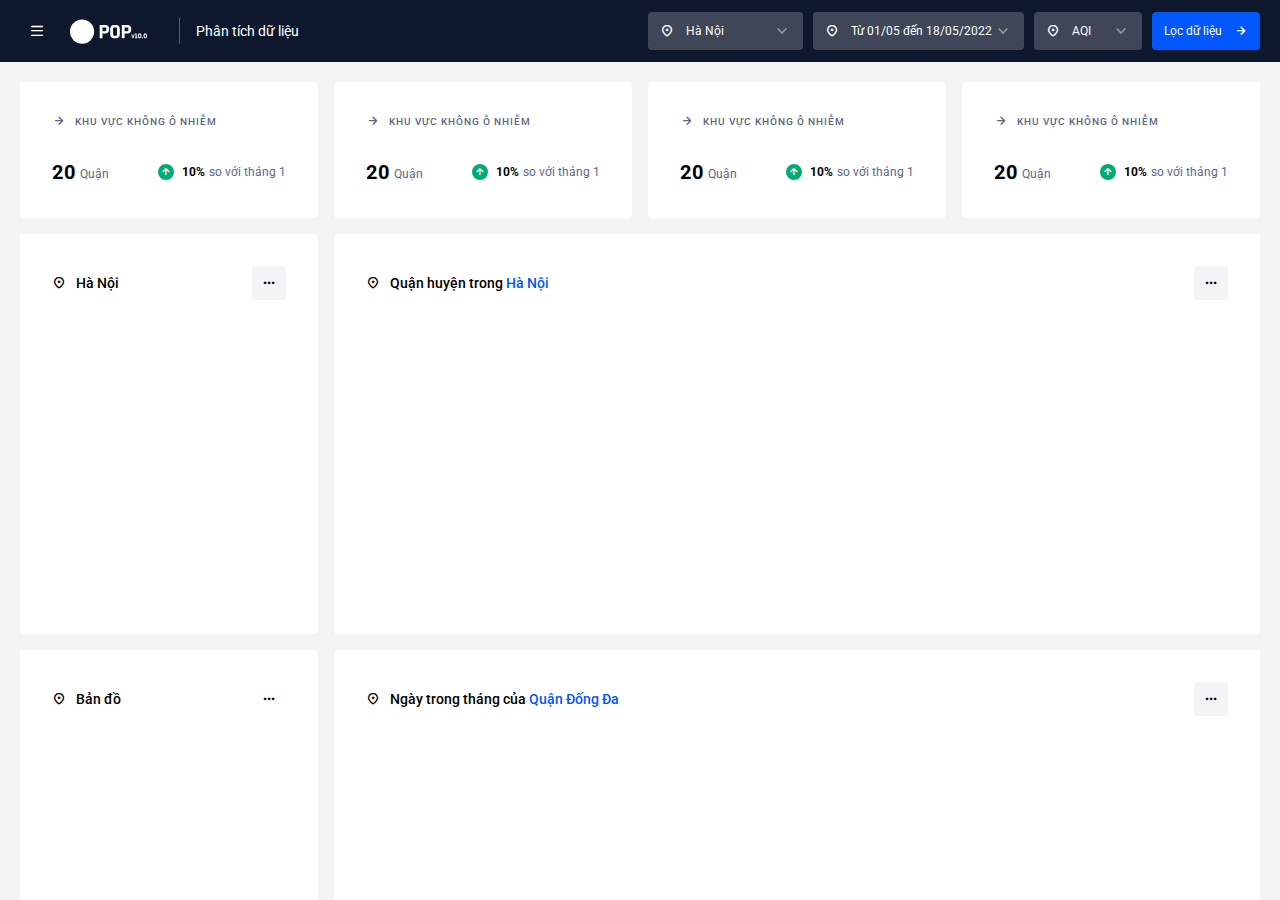
<file: dashboard.html>
<html lang="en" class="">

<head>
    <meta charset="utf-8"/>
    <title>Pop - Phân tích dữ liệu</title>
    <meta name="viewport" content="width=device-width, maximum-scale=1.0, initial-scale=1.0" />
    <link rel="stylesheet" href="./Style/main.css" />
    <link rel="stylesheet" href="./Icons/style.css">
    <link href="https://api.mapbox.com/mapbox-gl-js/v2.8.2/mapbox-gl.css" rel="stylesheet">
    <link rel="preconnect" href="https://fonts.googleapis.com">
    <link rel="preconnect" href="https://fonts.gstatic.com" crossorigin>
    <link
        href="https://fonts.googleapis.com/css2?family=Roboto:ital,wght@0,100;0,300;0,400;0,500;0,700;0,900;1,100;1,300;1,400;1,500;1,700;1,900&display=swap"
        rel="stylesheet">
    <link rel="stylesheet" href="./library.css" />
    <link rel="stylesheet" href="./Fonts/stylesheet.css" />
    <script src="https://d3js.org/d3.v7.min.js"></script>
    <script src="./time-slider.js"></script>
    <script src="./library.js"></script>
    <script src="https://api.mapbox.com/mapbox-gl-js/v2.8.2/mapbox-gl.js"></script>
    <script src="https://cdnjs.cloudflare.com/ajax/libs/jquery/3.6.0/jquery.min.js"
        integrity="sha512-894YE6QWD5I59HgZOGReFYm4dnWc1Qt5NtvYSaNcOP+u1T9qYdvdihz0PPSiiqn/+/3e7Jo4EaG7TubfWGUrMQ=="
        crossorigin="anonymous" referrerpolicy="no-referrer"></script>
</head>

<body class="">
    <div class="container-scroll">
        <div class="menubar">
            <div>
                <label for="menu-toggle" class="icon menu-container">
                    <input type="checkbox" id="menu-toggle" style="display:none;"/>
                    <span class="font-icon-menu"></span>
                    <div class="menu-content">
                        <div>
                            <div class="title">
                                Menu
                            </div>
                            <select>
                                <option>Tiếng Việt</option>
                                <option>English</option>
                            </select>
                        </div>
                        <div>
                            <div class="item-menu">
                                <span class="font-icon-location"></span>
                                <div>Bản đồ</div>
                            </div>
                            <div class="item-menu active">
                                <span class="font-icon-analyzic"></span>
                                <div>Phân tích</div>
                            </div>
                        </div>
                        <div>
                            <div class="item-menu">
                                <span class="font-icon-news"></span>
                                <div>Tin tức</div>
                            </div>
                            <div class="item-menu">
                                <span class="font-icon-info"></span>
                                <div>Giới thiệu</div>
                            </div>
                        </div>
                        <div>
                            <div class="item-menu">
                                <span class="font-icon-setting"></span>
                                <div>Cài đặt</div>
                            </div>
                            <div class="item-menu">
                                <span class="font-icon-user"></span>
                                <div>Tài khoản</div>
                            </div>
                        </div>
                        <div>
                            <div class="pop-btn">
                                <div>Logout</div>
                            </div>
                           
                        </div>
                       
                    </div>
                </label>
                <svg xmlns="http://www.w3.org/2000/svg" width="77" height="25" viewBox="0 0 77 25" fill="none">
                    <circle cx="12.0602" cy="12.6013" r="12.0602" fill="white"/>
                    <path d="M29.9716 19.1405C29.7815 19.1405 29.6865 19.0516 29.6865 18.8738V6.36727C29.6865 6.17722 29.7815 6.08526 29.9716 6.09139H35.5076C36.513 6.09139 37.3621 6.42551 38.0549 7.09375C38.7537 7.75586 39.1032 8.57124 39.1032 9.53988V11.0572C39.1032 12.0381 38.7537 12.8596 38.0549 13.5217C37.3621 14.1777 36.513 14.5057 35.5076 14.5057H33.0431C32.902 14.5057 32.663 14.4321 32.3258 14.285C32.4239 14.5609 32.4729 14.7601 32.4729 14.8827V18.8738C32.4729 19.0516 32.3871 19.1405 32.2154 19.1405H29.9716ZM36.2984 10.9836V9.7238C36.2984 9.36209 36.1819 9.07701 35.949 8.86857C35.716 8.66013 35.388 8.55591 34.965 8.55591H32.9511C32.8898 8.55591 32.8254 8.54671 32.758 8.52832C32.6967 8.50993 32.6415 8.49154 32.5924 8.47315C32.5434 8.45475 32.4974 8.43636 32.4545 8.41797C32.4177 8.39958 32.3871 8.38119 32.3626 8.36279L32.3258 8.32601C32.4239 8.57737 32.4729 8.74902 32.4729 8.84098V11.8665C32.4729 11.9278 32.4239 12.0994 32.3258 12.3814C32.3258 12.3814 32.338 12.3753 32.3626 12.363C32.3871 12.3508 32.4116 12.3355 32.4361 12.3171C32.4606 12.2987 32.4913 12.2803 32.5281 12.2619C32.571 12.2374 32.6108 12.219 32.6476 12.2067C32.6844 12.1944 32.7304 12.1822 32.7856 12.1699C32.8407 12.1577 32.8959 12.1515 32.9511 12.1515H34.965C35.3942 12.1515 35.7221 12.0473 35.949 11.8389C36.1819 11.6304 36.2984 11.3454 36.2984 10.9836Z" fill="white"/>
                    <path d="M43.738 19.214C42.7816 19.214 41.9601 18.8738 41.2734 18.1933C40.5868 17.5067 40.2435 16.679 40.2435 15.7104V9.53988C40.2435 8.57124 40.5899 7.73747 41.2826 7.03857C41.9815 6.33968 42.8 5.99023 43.738 5.99023H46.3036C47.2478 5.99023 48.0631 6.33968 48.7498 7.03857C49.4425 7.73747 49.7889 8.57124 49.7889 9.53988V15.7104C49.7889 16.679 49.4425 17.5067 48.7498 18.1933C48.0631 18.8738 47.2478 19.214 46.3036 19.214H43.738ZM44.4001 16.8047H45.6231C46.0768 16.8047 46.4201 16.6943 46.6531 16.4736C46.886 16.2529 47.0025 15.9066 47.0025 15.4345V9.83415C47.0025 9.33144 46.886 8.97586 46.6531 8.76742C46.4201 8.55284 46.0768 8.44556 45.6231 8.44556H44.4001C43.9587 8.44556 43.6215 8.55284 43.3885 8.76742C43.1617 8.97586 43.0483 9.33144 43.0483 9.83415V15.4345C43.0483 15.9127 43.1617 16.2621 43.3885 16.4828C43.6215 16.6974 43.9587 16.8047 44.4001 16.8047Z" fill="white"/>
                    <path d="M52.0971 19.1405C51.907 19.1405 51.812 19.0516 51.812 18.8738V6.36727C51.812 6.17722 51.907 6.08526 52.0971 6.09139H57.6331C58.6385 6.09139 59.4876 6.42551 60.1804 7.09375C60.8792 7.75586 61.2287 8.57124 61.2287 9.53988V11.0572C61.2287 12.0381 60.8792 12.8596 60.1804 13.5217C59.4876 14.1777 58.6385 14.5057 57.6331 14.5057H55.1686C55.0275 14.5057 54.7885 14.4321 54.4513 14.285C54.5494 14.5609 54.5984 14.7601 54.5984 14.8827V18.8738C54.5984 19.0516 54.5126 19.1405 54.3409 19.1405H52.0971ZM58.4239 10.9836V9.7238C58.4239 9.36209 58.3074 9.07701 58.0745 8.86857C57.8415 8.66013 57.5135 8.55591 57.0905 8.55591H55.0766C55.0153 8.55591 54.9509 8.54671 54.8835 8.52832C54.8222 8.50993 54.767 8.49154 54.7179 8.47315C54.6689 8.45475 54.6229 8.43636 54.58 8.41797C54.5432 8.39958 54.5126 8.38119 54.488 8.36279L54.4513 8.32601C54.5494 8.57737 54.5984 8.74902 54.5984 8.84098V11.8665C54.5984 11.9278 54.5494 12.0994 54.4513 12.3814C54.4513 12.3814 54.4635 12.3753 54.488 12.363C54.5126 12.3508 54.5371 12.3355 54.5616 12.3171C54.5861 12.2987 54.6168 12.2803 54.6536 12.2619C54.6965 12.2374 54.7363 12.219 54.7731 12.2067C54.8099 12.1944 54.8559 12.1822 54.9111 12.1699C54.9662 12.1577 55.0214 12.1515 55.0766 12.1515H57.0905C57.5197 12.1515 57.8476 12.0473 58.0745 11.8389C58.3074 11.6304 58.4239 11.3454 58.4239 10.9836Z" fill="white"/>
                    <path d="M64.6311 15.5342C64.668 15.5342 64.6933 15.546 64.7072 15.5697C64.721 15.5912 64.721 15.6191 64.7072 15.6536L63.4216 19.1083C63.3986 19.162 63.3605 19.1889 63.3076 19.1889H62.6337C62.5807 19.1889 62.5461 19.162 62.53 19.1083L61.234 15.6536C61.2248 15.6191 61.2271 15.5912 61.241 15.5697C61.2548 15.546 61.2801 15.5342 61.317 15.5342H62.0842C62.1464 15.5342 62.1856 15.5611 62.2017 15.6148L62.8963 17.6374C62.9193 17.704 62.9458 17.8642 62.9758 18.118C62.9988 17.8707 63.0219 17.7105 63.0449 17.6374L63.7464 15.6148C63.7603 15.5611 63.7983 15.5342 63.8605 15.5342H64.6311Z" fill="white"/>
                    <path d="M67.3371 18.3696C67.4039 18.3696 67.4373 18.4008 67.4373 18.4631V19.0954C67.4373 19.1577 67.4039 19.1889 67.3371 19.1889H65.0147C64.9479 19.1889 64.9157 19.1577 64.918 19.0954V18.4631C64.918 18.4008 64.9502 18.3696 65.0147 18.3696H65.4744C65.555 18.3696 65.6564 18.3943 65.7785 18.4438C65.7163 18.3556 65.6863 18.2825 65.6886 18.2244V15.5826C65.6886 15.5482 65.7186 15.4794 65.7785 15.3761C65.7739 15.3804 65.7589 15.389 65.7336 15.402C65.7082 15.4127 65.6829 15.4235 65.6575 15.4342C65.6345 15.445 65.6068 15.4546 65.5746 15.4632C65.5423 15.4718 65.5089 15.4761 65.4744 15.4761H64.8454C64.7878 15.4761 64.7602 15.4514 64.7625 15.402V14.6891C64.7625 14.6396 64.7878 14.616 64.8385 14.6181H66.5871C66.654 14.6181 66.6874 14.6482 66.6874 14.7084V18.2244C66.6874 18.304 66.6609 18.3793 66.6079 18.4502C66.7438 18.3965 66.8475 18.3696 66.9189 18.3696H67.3371Z" fill="white"/>
                    <path d="M69.3069 19.2147C68.9475 19.2147 68.6353 19.09 68.3704 18.8405C68.1077 18.5889 67.9764 18.2868 67.9764 17.9341V15.8794C67.9764 15.5267 68.1077 15.2213 68.3704 14.9633C68.6353 14.7052 68.9475 14.5762 69.3069 14.5762H70.0983C70.4623 14.5762 70.7745 14.7052 71.0348 14.9633C71.2975 15.2213 71.4288 15.5267 71.4288 15.8794V17.9341C71.4288 18.2868 71.2975 18.5889 71.0348 18.8405C70.7745 19.09 70.4623 19.2147 70.0983 19.2147H69.3069ZM69.5592 18.3696H69.8425C70.2066 18.3696 70.3886 18.189 70.3886 17.8277V15.9858C70.3886 15.6202 70.2066 15.4374 69.8425 15.4374H69.5592C69.1998 15.4374 69.0212 15.6202 69.0235 15.9858V17.8277C69.0212 18.189 69.1998 18.3696 69.5592 18.3696Z" fill="white"/>
                    <path d="M72.8491 18.3244C72.9159 18.3244 72.9482 18.3567 72.9459 18.4212V19.0825C72.9459 19.1448 72.9136 19.176 72.8491 19.176H72.1614C72.0946 19.176 72.0612 19.1448 72.0612 19.0825V18.4212C72.0612 18.3545 72.0946 18.3223 72.1614 18.3244H72.8491Z" fill="white"/>
                    <path d="M74.8777 19.2147C74.5183 19.2147 74.2061 19.09 73.9412 18.8405C73.6785 18.5889 73.5472 18.2868 73.5472 17.9341V15.8794C73.5472 15.5267 73.6785 15.2213 73.9412 14.9633C74.2061 14.7052 74.5183 14.5762 74.8777 14.5762H75.6691C76.0331 14.5762 76.3453 14.7052 76.6056 14.9633C76.8683 15.2213 76.9996 15.5267 76.9996 15.8794V17.9341C76.9996 18.2868 76.8683 18.5889 76.6056 18.8405C76.3453 19.09 76.0331 19.2147 75.6691 19.2147H74.8777ZM75.13 18.3696H75.4134C75.7774 18.3696 75.9594 18.189 75.9594 17.8277V15.9858C75.9594 15.6202 75.7774 15.4374 75.4134 15.4374H75.13C74.7706 15.4374 74.592 15.6202 74.5943 15.9858V17.8277C74.592 18.189 74.7706 18.3696 75.13 18.3696Z" fill="white"/>
                </svg>
                <svg xmlns="http://www.w3.org/2000/svg" width="1" height="28" viewBox="0 0 1 28" fill="none">
                    <rect y="0.101562" width="1" height="27" rx="0.5" fill="white" fill-opacity="0.3"/>
                    </svg>
                <div>Phân tích dữ liệu</div>
            </div>
            <div>
                <div class="dropdown">
                    <div class="icon">
                        <span class="font-icon-location"></span>
                    </div>
                    <select>
                        <option>Hà Nội</option>
                        <option>TP Hồ Chí Minh</option>
                        <option>Đà Nẵng</option>
                        <option>Hải Phòng</option>
                        <option>Cần Thơ</option>
                    </select>
                </div>
                <div class="dropdown">
                    <div class="icon">
                        <span class="font-icon-location"></span>
                    </div>
                    <select>
                        <option>Từ 01/05 đến 18/05/2022</option>
                    </select>
                </div>
                <div class="dropdown">
                    <div class="icon">
                        <span class="font-icon-location"></span>
                    </div>
                    <select>
                        <option>AQI</option>
                        <option>PM 2.5</option>
                    
                    </select>
                </div>
                <div class="dropdown active">
                    <span>Lọc dữ liệu</span>
                    <div class="icon">
                        <span class="font-icon-arrow-right"></span>
                    </div>
                </div>
                
            </div>
        </div>
        <div class="bg-gray layout-dashboard">
            <div class="card-6">
                <div>
                    <div>
                        <span class="font-icon-arrow-right"></span>
                        <div>Khu vực không ô nhiễm</div>
                    </div>
                    <div></div>
                </div>
                <div>
                    <div class="district-info">
                        <div class="district-number">20</div>
                        <div class="district">Quận</div>
                    </div>
                    <div class="percent-info">
                        <span class="font-icon-arrow-up"></span>
                        <div class="percent">10%</div>
                        <div class="compare-for">so với tháng 1</div>
                    </div>
                </div>
            </div>
            <div class="card-6">
                <div>
                    <div>
                        <span class="font-icon-arrow-right"></span>
                        <div>Khu vực không ô nhiễm</div>
                    </div>
                    <div></div>
                </div>
                <div>
                    <div class="district-info">
                        <div class="district-number">20</div>
                        <div class="district">Quận</div>
                    </div>
                    <div class="percent-info">
                        <span class="font-icon-arrow-up"></span>
                        <div class="percent">10%</div>
                        <div class="compare-for">so với tháng 1</div>
                    </div>
                </div>
            </div>
            <div class="card-6">
                <div>
                    <div>
                        <span class="font-icon-arrow-right"></span>
                        <div>Khu vực không ô nhiễm</div>
                    </div>
                    <div></div>
                </div>
                <div>
                    <div class="district-info">
                        <div class="district-number">20</div>
                        <div class="district">Quận</div>
                    </div>
                    <div class="percent-info">
                        <span class="font-icon-arrow-up"></span>
                        <div class="percent">10%</div>
                        <div class="compare-for">so với tháng 1</div>
                    </div>
                </div>
            </div>
            <div class="card-6">
                <div>
                    <div>
                        <span class="font-icon-arrow-right"></span>
                        <div>Khu vực không ô nhiễm</div>
                    </div>
                    <div></div>
                </div>
                <div>
                    <div class="district-info">
                        <div class="district-number">20</div>
                        <div class="district">Quận</div>
                    </div>
                    <div class="percent-info">
                        <span class="font-icon-arrow-up"></span>
                        <div class="percent">10%</div>
                        <div class="compare-for">so với tháng 1</div>
                    </div>
                </div>
            </div>
            <div class="card-7">
                <div>
                    <div>
                        <span class="font-icon-location"></span>
                        <div>Hà Nội</div>
                    </div>
                    <div class="icon">
                        <span class="font-icon-more"></span>
                    </div>
                </div>
                <div class="chart-height">
    
                </div>
            </div>
            <div class="card-7">
                <div>
                    <div>
                        <span class="font-icon-location"></span>
                        <div>Quận huyện trong <span>Hà Nội</span></div>
                    </div>
                    <div class="icon">
                        <span class="font-icon-more"></span>
                    </div>
                </div>
                <div class="chart-height">
    
                </div>
            </div>
            <div class="card-7 map-bg">
                <div>
                    <div>
                        <span class="font-icon-location"></span>
                        <div>Bản đồ</div>
                    </div>
                    <div class="icon">
                        <span class="font-icon-more"></span>
                    </div>
                </div>
                <div id="map"></div>
                <div class="location-selected air-50">
                    <span>Điểm đang chọn</span>
                </div>
            </div>
            <div class="card-7">
                <div>
                    <div>
                        <span class="font-icon-location"></span>
                        <div>Ngày trong tháng của <span>Quận Đống Đa</span></div>
                    </div>
                    <div class="icon">
                        <span class="font-icon-more"></span>
                    </div>
                </div>
                <div class="chart-height">
    
                </div>
            </div>
        </div>
        <div class="footer">
            <div class="maxwidth-desktop">
                <div class="footer-menu">
                    <div>
                        <svg xmlns="http://www.w3.org/2000/svg" width="101" height="33" viewBox="0 0 101 33" fill="none">
                            <circle cx="15.7018" cy="16.3034" r="15.7018" fill="url(#paint0_angular_906_8675)"/>
                            <path d="M39.0215 24.8162C38.7741 24.8162 38.6504 24.7005 38.6504 24.469V8.18619C38.6504 7.93876 38.7741 7.81903 39.0215 7.82701H46.2291C47.5381 7.82701 48.6436 8.26202 49.5455 9.13203C50.4554 9.99407 50.9104 11.0556 50.9104 12.3168V14.2923C50.9104 15.5693 50.4554 16.6389 49.5455 17.5009C48.6436 18.355 47.5381 18.782 46.2291 18.782H43.0204C42.8368 18.782 42.5255 18.6862 42.0865 18.4947C42.2143 18.8538 42.2781 19.1133 42.2781 19.2729V24.469C42.2781 24.7005 42.1664 24.8162 41.9429 24.8162H39.0215ZM47.2587 14.1965V12.5562C47.2587 12.0853 47.1071 11.7141 46.8038 11.4428C46.5005 11.1714 46.0734 11.0357 45.5227 11.0357H42.9007C42.8209 11.0357 42.7371 11.0237 42.6493 10.9998C42.5694 10.9758 42.4976 10.9519 42.4338 10.9279C42.3699 10.904 42.31 10.88 42.2542 10.8561C42.2063 10.8322 42.1664 10.8082 42.1344 10.7843L42.0865 10.7364C42.2143 11.0636 42.2781 11.2871 42.2781 11.4068V15.3459C42.2781 15.4257 42.2143 15.6492 42.0865 16.0163C42.0865 16.0163 42.1025 16.0083 42.1344 15.9924C42.1664 15.9764 42.1983 15.9565 42.2302 15.9325C42.2621 15.9086 42.3021 15.8846 42.3499 15.8607C42.4058 15.8287 42.4577 15.8048 42.5056 15.7888C42.5535 15.7729 42.6133 15.7569 42.6852 15.7409C42.757 15.725 42.8289 15.717 42.9007 15.717H45.5227C46.0814 15.717 46.5085 15.5813 46.8038 15.3099C47.1071 15.0386 47.2587 14.6674 47.2587 14.1965Z" fill="white"/>
                            <path d="M56.9446 24.912C55.6995 24.912 54.6299 24.469 53.736 23.583C52.842 22.6891 52.395 21.6115 52.395 20.3504V12.3168C52.395 11.0556 52.846 9.97012 53.7479 9.0602C54.6579 8.15027 55.7234 7.69531 56.9446 7.69531H60.285C61.5142 7.69531 62.5758 8.15027 63.4697 9.0602C64.3717 9.97012 64.8227 11.0556 64.8227 12.3168V20.3504C64.8227 21.6115 64.3717 22.6891 63.4697 23.583C62.5758 24.469 61.5142 24.912 60.285 24.912H56.9446ZM57.8067 21.7752H59.399C59.9897 21.7752 60.4367 21.6315 60.74 21.3442C61.0433 21.0568 61.1949 20.6058 61.1949 19.9912V12.6999C61.1949 12.0454 61.0433 11.5824 60.74 11.3111C60.4367 11.0317 59.9897 10.892 59.399 10.892H57.8067C57.232 10.892 56.793 11.0317 56.4897 11.3111C56.1943 11.5824 56.0467 12.0454 56.0467 12.6999V19.9912C56.0467 20.6138 56.1943 21.0688 56.4897 21.3561C56.793 21.6355 57.232 21.7752 57.8067 21.7752Z" fill="white"/>
                            <path d="M67.8278 24.8162C67.5804 24.8162 67.4566 24.7005 67.4566 24.469V8.18619C67.4566 7.93876 67.5804 7.81903 67.8278 7.82701H75.0353C76.3444 7.82701 77.4498 8.26202 78.3518 9.13203C79.2617 9.99407 79.7167 11.0556 79.7167 12.3168V14.2923C79.7167 15.5693 79.2617 16.6389 78.3518 17.5009C77.4498 18.355 76.3444 18.782 75.0353 18.782H71.8267C71.6431 18.782 71.3318 18.6862 70.8928 18.4947C71.0205 18.8538 71.0844 19.1133 71.0844 19.2729V24.469C71.0844 24.7005 70.9726 24.8162 70.7491 24.8162H67.8278ZM76.065 14.1965V12.5562C76.065 12.0853 75.9133 11.7141 75.61 11.4428C75.3067 11.1714 74.8797 11.0357 74.329 11.0357H71.7069C71.6271 11.0357 71.5433 11.0237 71.4555 10.9998C71.3757 10.9758 71.3039 10.9519 71.24 10.9279C71.1761 10.904 71.1163 10.88 71.0604 10.8561C71.0125 10.8322 70.9726 10.8082 70.9407 10.7843L70.8928 10.7364C71.0205 11.0636 71.0844 11.2871 71.0844 11.4068V15.3459C71.0844 15.4257 71.0205 15.6492 70.8928 16.0163C70.8928 16.0163 70.9088 16.0083 70.9407 15.9924C70.9726 15.9764 71.0045 15.9565 71.0365 15.9325C71.0684 15.9086 71.1083 15.8846 71.1562 15.8607C71.2121 15.8287 71.2639 15.8048 71.3118 15.7888C71.3597 15.7729 71.4196 15.7569 71.4914 15.7409C71.5633 15.725 71.6351 15.717 71.7069 15.717H74.329C74.8877 15.717 75.3147 15.5813 75.61 15.3099C75.9133 15.0386 76.065 14.6674 76.065 14.1965Z" fill="white"/>
                            <path d="M84.1468 20.1204C84.1948 20.1204 84.2278 20.1358 84.2458 20.1666C84.2638 20.1946 84.2638 20.2309 84.2458 20.2757L82.5721 24.7736C82.5421 24.8436 82.4926 24.8786 82.4236 24.8786H81.5462C81.4772 24.8786 81.4322 24.8436 81.4112 24.7736L79.724 20.2757C79.712 20.2309 79.715 20.1946 79.733 20.1666C79.751 20.1358 79.784 20.1204 79.832 20.1204H80.8308C80.9118 20.1204 80.9628 20.1554 80.9838 20.2253L81.8882 22.8586C81.9182 22.9453 81.9527 23.1539 81.9917 23.4843C82.0217 23.1623 82.0516 22.9537 82.0816 22.8586L82.995 20.2253C83.013 20.1554 83.0625 20.1204 83.1435 20.1204H84.1468Z" fill="white"/>
                            <path d="M87.6698 23.8119C87.7568 23.8119 87.8003 23.8525 87.8003 23.9337V24.7568C87.8003 24.838 87.7568 24.8786 87.6698 24.8786H84.6463C84.5593 24.8786 84.5173 24.838 84.5203 24.7568V23.9337C84.5203 23.8525 84.5623 23.8119 84.6463 23.8119H85.2447C85.3497 23.8119 85.4816 23.8441 85.6406 23.9085C85.5596 23.7937 85.5206 23.6985 85.5236 23.6229V20.1834C85.5236 20.1386 85.5626 20.049 85.6406 19.9146C85.6346 19.9202 85.6151 19.9314 85.5821 19.9482C85.5491 19.9622 85.5161 19.9762 85.4831 19.9902C85.4531 20.0042 85.4171 20.0168 85.3752 20.028C85.3332 20.0392 85.2897 20.0448 85.2447 20.0448H84.4258C84.3508 20.0448 84.3148 20.0126 84.3178 19.9482V19.02C84.3178 18.9556 84.3508 18.9248 84.4168 18.9276H86.6935C86.7804 18.9276 86.8239 18.9668 86.8239 19.0452V23.6229C86.8239 23.7265 86.7894 23.8245 86.7204 23.9169C86.8974 23.8469 87.0324 23.8119 87.1254 23.8119H87.6698Z" fill="white"/>
                            <path d="M90.2344 24.9122C89.7665 24.9122 89.3601 24.7498 89.0151 24.425C88.6732 24.0975 88.5022 23.7041 88.5022 23.2449V20.5697C88.5022 20.1106 88.6732 19.713 89.0151 19.377C89.3601 19.041 89.7665 18.873 90.2344 18.873H91.2648C91.7387 18.873 92.1451 19.041 92.4841 19.377C92.826 19.713 92.997 20.1106 92.997 20.5697V23.2449C92.997 23.7041 92.826 24.0975 92.4841 24.425C92.1451 24.7498 91.7387 24.9122 91.2648 24.9122H90.2344ZM90.5629 23.8119H90.9318C91.4058 23.8119 91.6427 23.5767 91.6427 23.1063V20.7083C91.6427 20.2323 91.4058 19.9944 90.9318 19.9944H90.5629C90.0949 19.9944 89.8625 20.2323 89.8655 20.7083V23.1063C89.8625 23.5767 90.0949 23.8119 90.5629 23.8119Z" fill="white"/>
                            <path d="M94.8462 23.7531C94.9332 23.7531 94.9752 23.7951 94.9722 23.8791V24.74C94.9722 24.8212 94.9302 24.8618 94.8462 24.8618H93.9509C93.8639 24.8618 93.8204 24.8212 93.8204 24.74V23.8791C93.8204 23.7923 93.8639 23.7503 93.9509 23.7531H94.8462Z" fill="white"/>
                            <path d="M97.4873 24.9122C97.0194 24.9122 96.613 24.7498 96.268 24.425C95.9261 24.0975 95.7551 23.7041 95.7551 23.2449V20.5697C95.7551 20.1106 95.9261 19.713 96.268 19.377C96.613 19.041 97.0194 18.873 97.4873 18.873H98.5177C98.9916 18.873 99.3981 19.041 99.737 19.377C100.079 19.713 100.25 20.1106 100.25 20.5697V23.2449C100.25 23.7041 100.079 24.0975 99.737 24.425C99.3981 24.7498 98.9916 24.9122 98.5177 24.9122H97.4873ZM97.8158 23.8119H98.1847C98.6587 23.8119 98.8956 23.5767 98.8956 23.1063V20.7083C98.8956 20.2323 98.6587 19.9944 98.1847 19.9944H97.8158C97.3479 19.9944 97.1154 20.2323 97.1184 20.7083V23.1063C97.1154 23.5767 97.3479 23.8119 97.8158 23.8119Z" fill="white"/>
                            <defs>
                            <radialGradient id="paint0_angular_906_8675" cx="0" cy="0" r="1" gradientUnits="userSpaceOnUse" gradientTransform="translate(15.7018 16.3034) rotate(90) scale(15.7018)">
                            <stop stop-color="#4EBFFF"/>
                            <stop offset="1" stop-color="#1145FF"/>
                            </radialGradient>
                            </defs>
                        </svg>
                    </div>
                    <div>
                        <div class="pop-btn">Bản đồ</div>
                        <div class="pop-btn">Phân tích</div>
                        <div class="pop-btn">Tin tức</div>
                        <div class="pop-btn">Giới thiệu</div>
                        <div class="pop-btn">Cài đặt</div>
                        <div class="pop-btn">Người dùng</div>
                    </div>
                </div>
                <div class="footer-copyright">
                    <div>© 2022 Pop. All rights reserved.</div>
                    <div>
                        <div class="icon">
                            <span class="font-icon-arrow-right"></span>
                        </div>
                        <div class="icon">
                            <span class="font-icon-arrow-right"></span>
                        </div>
                        <div class="icon">
                            <span class="font-icon-arrow-right"></span>
                        </div>
                        <div class="icon">
                            <span class="font-icon-arrow-right"></span>
                        </div>
                        <div class="icon">
                            <span class="font-icon-arrow-right"></span>
                        </div>
                    </div>
                </div>
            </div>
        </div>
    </div>
    <script src="./main.js"></script>
</body>

</html>

</html>

</html>
</file>
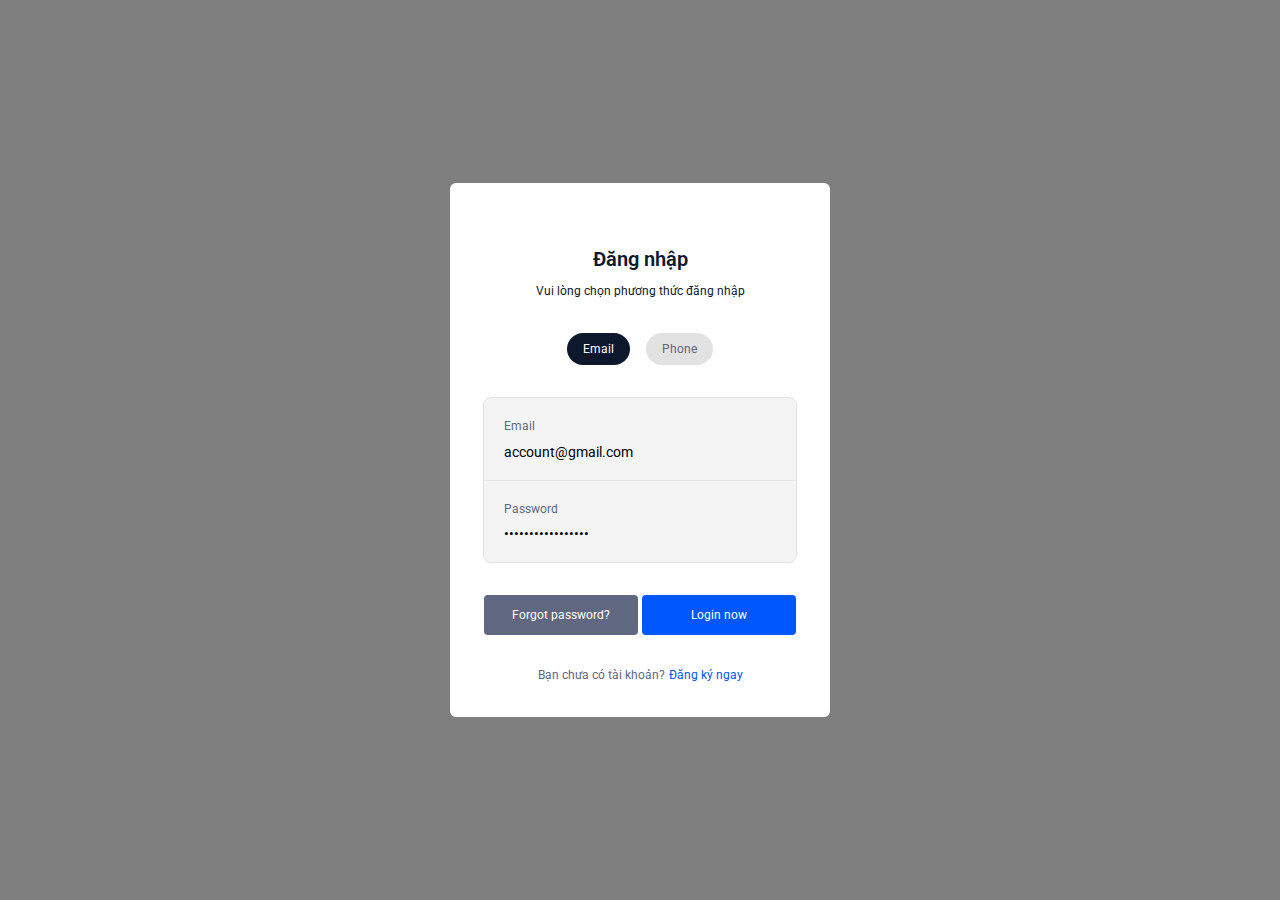
<file: Login.html>
<html lang="en" class="">

<head>
    <meta charset="utf-8" />
    <title>Pop</title>
    <meta name="viewport" content="width=device-width, maximum-scale=1.0, initial-scale=1.0" />
    <link rel="stylesheet" href="./Style/main.css" />
    <link href="https://api.mapbox.com/mapbox-gl-js/v2.8.2/mapbox-gl.css" rel="stylesheet">
    <link rel="preconnect" href="https://fonts.googleapis.com">
    <link rel="preconnect" href="https://fonts.gstatic.com" crossorigin>
    <link
        href="https://fonts.googleapis.com/css2?family=Roboto:ital,wght@0,100;0,300;0,400;0,500;0,700;0,900;1,100;1,300;1,400;1,500;1,700;1,900&display=swap"
        rel="stylesheet">
    <link rel="stylesheet" href="./library.css" />
    <link rel="stylesheet" href="/Fonts/stylesheet.css" />
    <script src="./library.js"></script>
    <script src="https://api.mapbox.com/mapbox-gl-js/v2.8.2/mapbox-gl.js"></script>
    <script src="https://cdnjs.cloudflare.com/ajax/libs/jquery/3.6.0/jquery.min.js"
        integrity="sha512-894YE6QWD5I59HgZOGReFYm4dnWc1Qt5NtvYSaNcOP+u1T9qYdvdihz0PPSiiqn/+/3e7Jo4EaG7TubfWGUrMQ=="
        crossorigin="anonymous" referrerpolicy="no-referrer"></script>
</head>

<body class="">
    <div class="login-overlay popup-overlay popup-login ">
        <div class="popup-container ">
            <!-- Login -->
            <div class="popup">
                <div class="title-login">
                    <div class="title">Đăng nhập </div>
                    <div class="discription">
                        <div>Vui lòng chọn phương thức đăng nhập</div>
                    </div>
                </div>
                <div class="tab-login">
                    <div class="tab-icon-text icon-toggle active ">
                        <div>Email</div>
                    </div>
                    <div class="tab-icon-text icon-toggle ">
                        <div>Phone</div>
                    </div>
                </div>
                <form class="form-login" action="">
                    <div class="input-container">
                        <div class="input with-label with-icon">
                            <div>
                                <div class="input-label">Email</div>
                                <input type="text" placeholder="Email" value="account@gmail.com">
                            </div>
                            <span class="font-icon-mail"></span>
                        </div>
                        <div class="input with-label with-icon">
                            <div>
                                <div class="input-label">Password</div>
                                <input type="password" placeholder="Email" value="account@gmail.com">
                            </div>
                            <span class="font-icon-lock"></span>

                        </div>
                    </div>
                    <div class="login-alert" style="display: none;">
                        <svg class="icon-input" viewBox="0 0 16 16">
                            <path
                                d="M7.33333 2.5C4.66396 2.5 2.5 4.66396 2.5 7.33333C2.5 10.0027 4.66396 12.1667 7.33333 12.1667C10.0027 12.1667 12.1667 10.0027 12.1667 7.33333C12.1667 4.66396 10.0027 2.5 7.33333 2.5ZM1.5 7.33333C1.5 4.11167 4.11167 1.5 7.33333 1.5C10.555 1.5 13.1667 4.11167 13.1667 7.33333C13.1667 10.555 10.555 13.1667 7.33333 13.1667C4.11167 13.1667 1.5 10.555 1.5 7.33333Z" />
                            <path
                                d="M10.9799 10.9795C11.1752 10.7842 11.4918 10.7842 11.687 10.9795L13.687 12.9795C13.8823 13.1747 13.8823 13.4913 13.687 13.6866C13.4918 13.8818 13.1752 13.8818 12.9799 13.6866L10.9799 11.6866C10.7847 11.4913 10.7847 11.1747 10.9799 10.9795Z" />
                        </svg>
                        <div>Email hoặc mật khẩu không đúng!</div>
                    </div>
                    <div class="btn-popup">
                        <div class="pop-btn">
                           
                            <div>Forgot password?</div>
                        </div>
                        <input class="input-submit" type="submit" value="Login now">
                    </div>
                </form> 
                <div class="login-information" >
                    <div>Bạn chưa có tài khoản?</div>
                    <div class="link">Đăng ký ngay</div>
                </div>
            </div>
            <!-- Register -->
            <!-- <div class="popup">
                <div class="title-login">
                    <div class="title">Đăng ký </div>
                    <div class="discription">
                        <div>Vui lòng chọn phương thức đăng ký</div>
                    </div>
                </div>
                <div class="tab-login">
                    <div class="tab-icon-text icon-toggle active ">
                        <div>Email</div>
                    </div>
                    <div class="tab-icon-text icon-toggle ">
                        <div>Phone</div>
                    </div>
                </div>
                <form class="form-login" action="">
                    <div class="input-container">
                        <div class="input with-label with-icon">
                            <div>
                                <div class="input-label">Email</div>
                                <input type="text" placeholder="Email" value="account@gmail.com">
                            </div>
                            <span class="font-icon-mail"></span>
                        </div>
                        <div class="input with-label with-icon">
                            <div>
                                <div class="input-label">Password</div>
                                <input type="password" placeholder="Email" value="account@gmail.com">
                            </div>
                            <span class="font-icon-lock"></span>

                        </div>
                        <div class="input with-label with-icon check-done">
                            <div>
                                <div class="input-label">Re-Password</div>
                                <input type="password" placeholder="Email" value="account@gmail.com">
                            </div>
                            <span class="font-icon-done"></span>
                        </div>
                    </div>
                    <div class="login-alert" style="display: none;">
                        <svg class="icon-input" viewBox="0 0 16 16">
                            <path
                                d="M7.33333 2.5C4.66396 2.5 2.5 4.66396 2.5 7.33333C2.5 10.0027 4.66396 12.1667 7.33333 12.1667C10.0027 12.1667 12.1667 10.0027 12.1667 7.33333C12.1667 4.66396 10.0027 2.5 7.33333 2.5ZM1.5 7.33333C1.5 4.11167 4.11167 1.5 7.33333 1.5C10.555 1.5 13.1667 4.11167 13.1667 7.33333C13.1667 10.555 10.555 13.1667 7.33333 13.1667C4.11167 13.1667 1.5 10.555 1.5 7.33333Z" />
                            <path
                                d="M10.9799 10.9795C11.1752 10.7842 11.4918 10.7842 11.687 10.9795L13.687 12.9795C13.8823 13.1747 13.8823 13.4913 13.687 13.6866C13.4918 13.8818 13.1752 13.8818 12.9799 13.6866L10.9799 11.6866C10.7847 11.4913 10.7847 11.1747 10.9799 10.9795Z" />
                        </svg>
                        <div>Email hoặc mật khẩu không đúng!</div>
                    </div>
                    <input class="input-submit" type="submit" value="Login now">
                </form> 
               
                <div class="login-information" >
                    <div>Bạn chưa có tài khoản?</div>
                    <div class="link">Đăng ký ngay</div>
                </div>
                <div class="more-option" style="display: none;">
                    <div class="icon">
                        <svg class="icon-svg" viewBox="0 0 16 16">
                            <path fill-rule="evenodd" clip-rule="evenodd" d="M15.1665 8.00033C15.1665 4.04699 11.9532 0.833658 7.99984 0.833658C4.04651 0.833657 0.833171 4.04699 0.833171 8.00032C0.83317 11.9537 4.0465 15.167 7.99984 15.167C11.9532 15.167 15.1665 11.9537 15.1665 8.00033ZM14.1665 8.00033C14.1665 11.4003 11.3998 14.167 7.99984 14.167C4.59984 14.167 1.83317 11.4003 1.83317 8.00032C1.83317 4.60032 4.59984 1.83366 7.99984 1.83366C11.3998 1.83366 14.1665 4.60033 14.1665 8.00033Z"></path>
                            <path d="M8 6.83366C8.27333 6.83366 8.5 7.06033 8.5 7.33366L8.5 10.667C8.5 10.9403 8.27333 11.167 8 11.167C7.72667 11.167 7.5 10.9403 7.5 10.667L7.5 7.33366C7.5 7.06033 7.72667 6.83366 8 6.83366Z"></path>
                            <path d="M7.99984 4.66756C8.0865 4.66756 8.17317 4.68756 8.25317 4.72089C8.33317 4.75423 8.4065 4.80089 8.47317 4.86089C8.53317 4.92756 8.57984 4.99423 8.61317 5.08089C8.6465 5.16089 8.6665 5.24756 8.6665 5.33423C8.6665 5.42089 8.6465 5.50756 8.61317 5.58756C8.57984 5.66756 8.53317 5.74089 8.47317 5.80756C8.4065 5.86756 8.33317 5.91423 8.25317 5.94756C8.09317 6.01423 7.9065 6.01423 7.7465 5.94756C7.6665 5.91423 7.59317 5.86756 7.5265 5.80756C7.4665 5.74089 7.41984 5.66756 7.3865 5.58756C7.35317 5.50756 7.33317 5.42089 7.33317 5.33423C7.33317 5.24756 7.35317 5.16089 7.3865 5.08089C7.41984 4.99423 7.4665 4.92756 7.5265 4.86089C7.59317 4.80089 7.6665 4.75423 7.7465 4.72089C7.8265 4.68756 7.91317 4.66756 7.99984 4.66756Z"></path>
                        </svg>
                    </div>
                    <div class="icon">
                        <svg class="icon-svg" viewBox="0 0 16 16">
                            <path fill-rule="evenodd" clip-rule="evenodd" d="M15.1665 8.00033C15.1665 4.04699 11.9532 0.833658 7.99984 0.833658C4.04651 0.833657 0.833171 4.04699 0.833171 8.00032C0.83317 11.9537 4.0465 15.167 7.99984 15.167C11.9532 15.167 15.1665 11.9537 15.1665 8.00033ZM14.1665 8.00033C14.1665 11.4003 11.3998 14.167 7.99984 14.167C4.59984 14.167 1.83317 11.4003 1.83317 8.00032C1.83317 4.60032 4.59984 1.83366 7.99984 1.83366C11.3998 1.83366 14.1665 4.60033 14.1665 8.00033Z"></path>
                            <path d="M8 6.83366C8.27333 6.83366 8.5 7.06033 8.5 7.33366L8.5 10.667C8.5 10.9403 8.27333 11.167 8 11.167C7.72667 11.167 7.5 10.9403 7.5 10.667L7.5 7.33366C7.5 7.06033 7.72667 6.83366 8 6.83366Z"></path>
                            <path d="M7.99984 4.66756C8.0865 4.66756 8.17317 4.68756 8.25317 4.72089C8.33317 4.75423 8.4065 4.80089 8.47317 4.86089C8.53317 4.92756 8.57984 4.99423 8.61317 5.08089C8.6465 5.16089 8.6665 5.24756 8.6665 5.33423C8.6665 5.42089 8.6465 5.50756 8.61317 5.58756C8.57984 5.66756 8.53317 5.74089 8.47317 5.80756C8.4065 5.86756 8.33317 5.91423 8.25317 5.94756C8.09317 6.01423 7.9065 6.01423 7.7465 5.94756C7.6665 5.91423 7.59317 5.86756 7.5265 5.80756C7.4665 5.74089 7.41984 5.66756 7.3865 5.58756C7.35317 5.50756 7.33317 5.42089 7.33317 5.33423C7.33317 5.24756 7.35317 5.16089 7.3865 5.08089C7.41984 4.99423 7.4665 4.92756 7.5265 4.86089C7.59317 4.80089 7.6665 4.75423 7.7465 4.72089C7.8265 4.68756 7.91317 4.66756 7.99984 4.66756Z"></path>
                        </svg>
                    </div>
                    <div class="icon">
                        <svg class="icon-svg" viewBox="0 0 16 16">
                            <path fill-rule="evenodd" clip-rule="evenodd" d="M15.1665 8.00033C15.1665 4.04699 11.9532 0.833658 7.99984 0.833658C4.04651 0.833657 0.833171 4.04699 0.833171 8.00032C0.83317 11.9537 4.0465 15.167 7.99984 15.167C11.9532 15.167 15.1665 11.9537 15.1665 8.00033ZM14.1665 8.00033C14.1665 11.4003 11.3998 14.167 7.99984 14.167C4.59984 14.167 1.83317 11.4003 1.83317 8.00032C1.83317 4.60032 4.59984 1.83366 7.99984 1.83366C11.3998 1.83366 14.1665 4.60033 14.1665 8.00033Z"></path>
                            <path d="M8 6.83366C8.27333 6.83366 8.5 7.06033 8.5 7.33366L8.5 10.667C8.5 10.9403 8.27333 11.167 8 11.167C7.72667 11.167 7.5 10.9403 7.5 10.667L7.5 7.33366C7.5 7.06033 7.72667 6.83366 8 6.83366Z"></path>
                            <path d="M7.99984 4.66756C8.0865 4.66756 8.17317 4.68756 8.25317 4.72089C8.33317 4.75423 8.4065 4.80089 8.47317 4.86089C8.53317 4.92756 8.57984 4.99423 8.61317 5.08089C8.6465 5.16089 8.6665 5.24756 8.6665 5.33423C8.6665 5.42089 8.6465 5.50756 8.61317 5.58756C8.57984 5.66756 8.53317 5.74089 8.47317 5.80756C8.4065 5.86756 8.33317 5.91423 8.25317 5.94756C8.09317 6.01423 7.9065 6.01423 7.7465 5.94756C7.6665 5.91423 7.59317 5.86756 7.5265 5.80756C7.4665 5.74089 7.41984 5.66756 7.3865 5.58756C7.35317 5.50756 7.33317 5.42089 7.33317 5.33423C7.33317 5.24756 7.35317 5.16089 7.3865 5.08089C7.41984 4.99423 7.4665 4.92756 7.5265 4.86089C7.59317 4.80089 7.6665 4.75423 7.7465 4.72089C7.8265 4.68756 7.91317 4.66756 7.99984 4.66756Z"></path>
                        </svg>
                    </div>
                </div>
            </div> -->
            <!-- Reset password -->
            <!-- <div class="popup">
                <div class="title-login">
                    <div class="title">Reset password</div>
                    <div class="discription">
                        <div>We will send you a link to reset your password</div>
                    </div>
                </div>
                <div class="tab-login">
                    <div class="tab-icon-text icon-toggle active ">
                        <div>Email</div>
                    </div>
                    <div class="tab-icon-text icon-toggle ">
                        <div>Phone</div>
                    </div>
                </div>
                <form class="form-login" action="">
                    <div class="input-container">
                        <div class="input with-label with-icon">
                            <div>
                                <div class="input-label">Email</div>
                                <input type="text" placeholder="Email" value="account@gmail.com">
                            </div>
                            <span class="font-icon-mail"></span>
                        </div>
                    </div>
                    <input class="input-submit" type="submit" value="Send now">
                </form> 
               
                <div class="login-information" >
                    <div>Bạn chưa có tài khoản?</div>
                    <div class="link">Đăng ký ngay</div>
                </div>
            </div> -->
        </div>
    </div>
</body>

</html>

</html>

</html>
</file>
<file: Style/main.css>
:root {
  --primary-color: #0057FC;
  --primary-text: #0E182D;
  --primary-color-10: #0058fc10;
  --primary-color-50: #0058fc50;
  --primary-color-hover: #003fb4;
  --gray: #606781;
  --gray-300: #b4b4b4;
  --gray-200: #d5d5d5;
  --gray-100: #E2E2E2;
  --gray-80: #e7e7e7;
  --gray-50: #f1f1f1;
  --gray-10: #f4f4f4;
  --gray-5: #f8f8f8;
  --overlay-popup: rgba(0, 0, 0, 0.5);
  --color-50: 0, 171, 120;
  --color-100: 255, 208, 92;
  --color-150: 241, 124, 0;
  --color-200: 255, 65, 35;
  --color-300: 203, 41, 255;
  --color-301: 130, 32, 0;
  --air-50: rgb(var(--color-50));
  --air-100: rgb(var(--color-100));
  --air-150: rgb(var(--color-150));
  --air-200: rgb(var(--color-200));
  --air-300: rgb(var(--color-300));
  --air-301: rgb(var(--color-301));
  --color-card-3-1: #E9EFFF;
  --color-card-3-2: #bcc7ff;
  --color-card-3-3: #000081;
  --color-card-3-4: #DAF2E1;
  --color-card-3-5: #abddba;
  --color-card-3-6: #003800;
  --left-menu: 340px;
  --icon-svg: 16px;
  --width-popup-infor: 200px;
  --col-24: 24px;
  --col-32: 32px;
  --col-48: 48px;
  --col-56: 56px;
  --col-72: 72px;
  --border-radius-A: 1px;
  --border-radius-B: 2px;
  --border-radius-C: 3px;
  --border-radius-D: 4px;
  --border-radius-E: 6px;
  --border-radius-F: 8px;
  --border-radius-G: 16px;
  --border-radius-X: 100px;
  --border-A: 1px solid var(--gray-50);
  --border-B: 1px solid var(--white-20);
  --border-C: 1px solid var(--gray-200);
  --border-D: 1px solid var(--gray-100);
  --white: #fff;
  --white-20: rgba(255, 255, 255, 0.2);
  --white-30: rgba(255, 255, 255, 0.3);
  --white-50: rgba(255, 255, 255, 0.5);
  --white-80: rgba(255, 255, 255, 0.8);
  --padding-A: 2px;
  --padding-B: 4px;
  --padding-C: 8px;
  --padding-D: 10px;
  --padding-E: 12px;
  --padding-F: 16px;
  --padding-G: 18px;
  --padding-H: 20px;
  --padding-K: 32px;
  --padding-CF: 8px 16px 8px 8px;
  --margin-I: 32px;
  --margin-K: 24px;
  --margin-H: 16px;
  --margin-G: 14px;
  --margin-F: 12px;
  --margin-E: 10px;
  --margin-D: 8px;
  --margin-C: 4px;
  --margin-B: 2px;
  --margin-A: 1px;
  --scale-zoom: scale(0.9);
  --font-size-input: 12px;
  --font-size-B: 16px;
  --font-size-A: 14px;
  --font-size-10: 10px;
  --line-height-input: 16px;
  --line-height-input-login: 24px;
  --transition: all ease-in 0.2s;
  --transition-1: all ease-in 0.1s;
  --box-shadow: 0px 20px 70px rgba(0, 0, 0, 0.2);
}
body {
  margin: 0;
  padding: 0;
  overflow: hidden;
}
::-webkit-scrollbar {
  background-color: transparent !important;
  width: 5px !important;
  height: 5px !important;
}
::-webkit-scrollbar-button {
  display: none !important;
}
::-webkit-scrollbar-track {
  background-color: transparent !important;
}
::-webkit-scrollbar-thumb {
  background-color: var(--gray-300);
  border-radius: 5px;
}
* {
  font-family: 'Roboto', sans-serif;
}
.icon {
  display: flex;
  align-items: center;
  justify-content: center;
  padding: var(--padding-D);
  border-radius: var(--border-radius-D);
  cursor: pointer;
  transition: var(--transition-1);
  user-select: none;
}
.icon .icon-svg {
  width: var(--icon-svg);
  height: var(--icon-svg);
  fill: currentColor;
}
.icon .icon-svg path,
.icon .icon-svg mask {
  fill: currentColor;
}
.icon:active .icon-svg {
  transform: var(--scale-zoom);
}
.icon:hover {
  background-color: var(--primary-color-10) !important;
  color: var(--primary-color) !important;
  transition: var(--transition-1);
}
.icon.active {
  background-color: var(--primary-color);
  color: var(--white);
}
.tab-icon-text {
  user-select: none;
  cursor: pointer;
  display: flex;
  align-items: center;
  padding: var(--padding-C);
  font-size: var(--font-size-input);
  font-weight: 400;
  line-height: var(--line-height-input);
  background-color: var(--gray-100);
  border-radius: var(--border-radius-X);
  margin: 0 var(--margin-D);
  color: var(--gray);
  transition: var(--transition-1);
  position: relative;
}
.tab-icon-text [class^="font-icon-"],
.tab-icon-text [class*=" font-icon-"] {
  font-size: 16px;
}
.tab-icon-text > div {
  margin: 0 var(--margin-D);
}
.tab-icon-text .icon-svg {
  width: var(--icon-svg);
  height: var(--icon-svg);
  fill: currentColor;
}
.tab-icon-text .icon-svg path,
.tab-icon-text .icon-svg mask {
  fill: currentColor;
}
.tab-icon-text:active {
  fill: saturate(1.5);
}
.tab-icon-text:active .icon-svg {
  transform: var(--scale-zoom);
}
.tab-icon-text:hover {
  background-color: var(--primary-color-hover) !important;
  color: var(--white) !important;
  transition: var(--transition-1);
}
.tab-icon-text.active {
  background-color: var(--primary-color);
  color: var(--white);
  transition: var(--transition-1);
}
.tab-icon-line {
  user-select: none;
  display: flex;
  line-height: var(--line-height-input);
  transition: var(--transition-1);
}
.tab-icon-line .tab {
  display: flex;
  flex-direction: column;
  justify-content: space-between;
}
.tab-icon-line .tab .icon {
  border-radius: 0;
  padding: var(--padding-F);
  background-color: transparent !important;
}
.tab-icon-line .tab .line-status {
  height: 1px;
  background-color: var(--white);
}
.tab-icon-line .tab .line-transperent {
  height: 1px;
  background-color: transparent;
}
.tab-icon-line .tab:hover {
  background-color: var(--primary-color-10);
}
.tab-icon-line .tab:hover .line-status {
  background-color: var(--primary-color);
  transition: var(--transition);
}
.tab-icon-line .tab.active {
  color: var(--primary-color);
  transition: var(--transition-1);
}
.tab-icon-line .tab.active .line-status {
  background-color: var(--primary-color) !important;
  transition: var(--transition);
}
.tab-icon-line .space {
  flex: 1;
  pointer-events: none;
}
.tab-icon-line .space .icon {
  opacity: 0;
}
#content-tab1 {
  display: none;
}
.scroll-in-table {
  overflow: hidden;
  flex: 1;
  height: calc(100% - 44px - 1px - 2*var(--padding-G));
}
.margin-F {
  min-height: var(--margin-F);
  height: var(--margin-F);
}
.margin-H {
  min-height: var(--margin-H);
  height: var(--margin-H);
}
.content-tab {
  display: flex;
  flex-direction: column;
  overflow: hidden overlay;
  flex: 1;
}
.pin-location {
  display: grid;
  grid-template-columns: auto auto auto;
  grid-gap: var(--margin-C);
  margin-top: var(--margin-F);
  width: 100%;
}
.pin-location .card-5 {
  border-radius: var(--border-radius-D);
}
.card-1 {
  display: flex;
  flex-direction: column;
  padding: var(--padding-G);
  border-bottom: var(--border-A);
  width: calc(100% - 2*var(--padding-G));
}
.card-1 .title {
  font-size: 18px;
  font-weight: 600;
  margin-bottom: var(--margin-D);
  display: flex;
  align-items: center;
}
.card-1 .title :first-child {
  flex: 1;
}
.card-1 .title-medium {
  font-size: 13px;
  font-weight: 600;
  margin-bottom: var(--margin-F);
}
.card-1 .discription {
  font-size: var(--font-size-input);
  display: flex;
  align-items: center;
  line-height: 148%;
}
.card-1 .title-tab-expand {
  display: flex;
  align-items: center;
  font-size: 12px;
  font-weight: 500;
  user-select: none;
}
.card-1 .title-tab-expand .tab {
  flex: 1;
}
.card-1 .title-tab-expand > :last-child {
  margin-left: var(--margin-D);
}
.card-1 .title-tab-expand > :first-child {
  margin-right: var(--margin-D);
}
.card-1 .title-tab-expand > div {
  display: flex;
  align-items: center;
}
.card-1 .title-tab-expand > div > :first-child {
  margin-right: 0;
}
.card-1 .title-tab-expand > div .tab-icon-text {
  padding: var(--padding-A);
}
.card-1 .title-tab-expand > div .tab-icon-text > div {
  font-size: var(--font-size-10);
  margin: 0 var(--margin-D);
}
.card-1 .title-tab-expand .icon {
  padding: var(--padding-C);
}
.card-1 .title-tab-expand .non-interactive {
  padding: 0;
  pointer-events: none;
}
.card-1 .title-tab-expand svg {
  width: 12px;
  height: 12px;
  fill: var(--primary-color);
}
.card-1 .title-tab-expand .expand {
  cursor: pointer;
}
.card-2 {
  background-color: var(--air-50);
  border-radius: var(--border-radius-E);
  margin-top: var(--margin-G);
  fill: var(--white);
  color: var(--white);
}
.card-2 > :nth-child(2) {
  padding: var(--padding-C) var(--padding-C) var(--padding-E) var(--padding-C) !important;
}
.card-2 .row-card {
  display: flex;
  align-items: center;
  justify-content: space-between;
  padding: var(--padding-B) var(--padding-E);
}
.card-2 .row-card .tab-icon-text {
  margin: 0;
  background-color: transparent;
  pointer-events: none;
  color: var(--white);
  padding: var(--padding-C) 0;
}
.card-2 .row-card .tab-icon-text .icon-svg {
  width: 12px;
  height: 12px;
}
.card-2 .row-card .ilustrtion {
  padding: 0 var(--padding-F);
}
.card-2 .row-card .info-number {
  display: flex;
  flex-direction: column;
  padding: 0 var(--padding-F);
  flex: 1;
  border-left: var(--border-B);
}
.card-2 .row-card .info-number .title {
  font-size: var(--font-size-10);
  font-weight: 400;
  opacity: 0.6;
}
.card-2 .row-card .info-number .number {
  font-size: 24;
  font-weight: 600;
  display: flex;
  align-items: baseline;
}
.card-2 .row-card .info-number .number > div {
  font-family: 'Polar';
}
.card-2 .row-card .info-number .number .unit {
  font-size: var(--font-size-10);
  font-weight: 400;
  opacity: 0.6;
  margin-left: var(--margin-C);
}
.card-2 .bg-1 {
  background-color: var(--white-20);
}
.card-2 .border-top {
  border: 1px solid var(--white-20);
}
.card-2 .italic {
  font-style: italic;
}
.card-2 .italic > div > span {
  font-size: 12px;
}
.card-3 {
  margin-top: var(--margin-G);
  display: flex;
  padding: var(--padding-G) var(--padding-F);
  border-radius: var(--border-radius-E);
}
.card-3 .icon {
  border-radius: var(--border-radius-X);
  height: fit-content;
  margin-right: var(--margin-H);
}
.card-3 .content {
  filter: brightness(0.5);
}
.card-5 {
  background-color: var(--air-50);
  color: var(--white);
  padding: var(--padding-D);
}
.card-5 .location-name {
  display: flex;
  align-items: center;
  font-size: var(--font-size-input);
  font-weight: 600;
  margin-bottom: var(--margin-C);
  white-space: nowrap;
  overflow: hidden;
  text-overflow: ellipsis;
}
.card-5 .location-name :first-child {
  flex: 1;
}
.card-5 .icon {
  transform: scale(0);
  transition: var(--transition-1);
}
.card-5 .non-interactive {
  padding: 0;
  fill: var(--white);
}
.card-5 .infor {
  display: flex;
}
.card-5 .no,
.card-5 .aqi-number {
  opacity: 0.6;
  font-size: var(--font-size-10);
  margin-right: var(--margin-B);
}
.card-5:hover .icon {
  transform: scale(1);
  transition: var(--transition-1);
}
.air-50 > *:first-child {
  background-color: var(--air-50);
}
.air-50 > *:last-child {
  color: var(--air-50);
  background-color: rgba(var(--color-50), 0.2);
  border: 1px solid rgba(var(--color-50), 0.3);
}
.air-50 > *:last-child .icon {
  background-color: rgba(var(--color-50), 0.6);
  color: var(--white);
}
.gray-style {
  background-color: var(--gray-80);
  color: var(--primary-text);
}
.gray-style .icon {
  background-color: var(--gray-300);
  color: var(--white);
}
.green-style-text {
  color: var(--air-50);
}
.green-bg {
  background-color: var(--air-50);
  color: var(--white);
}
.table {
  flex: 1;
  display: flex;
  flex-direction: column;
  overflow: hidden;
}
.table .header-table {
  display: flex;
  padding: var(--padding-F) var(--padding-B);
}
.table .item {
  display: flex;
  align-items: center;
  font-size: var(--font-size-input);
  color: var(--gray);
  text-transform: uppercase;
  letter-spacing: 1px;
  font-weight: 600;
}
.table .item svg {
  fill: currentColor;
  cursor: pointer;
}
.table .content-table {
  overflow: hidden overlay;
  flex: 1;
}
.table .row-table {
  display: flex;
  align-items: center;
  font-size: var(--font-size-input);
  border-top: var(--border-A);
  padding: var(--padding-C);
  font-weight: 500;
}
.table .row-table > div {
  display: flex;
  align-items: center;
}
.table .row-table > div .icon {
  padding: var(--padding-C);
  font-size: 16px;
}
.table .row-table > div .icon.active {
  color: var(--primary-color);
  background-color: transparent;
}
.table .row-table > div .tab-icon-text {
  padding: var(--padding-B);
  margin: 0;
  width: fit-content;
  pointer-events: none;
}
.table .row-table:hover {
  background-color: var(--gray-10);
  transition: var(--transition-1);
}
.table .col-24 {
  width: var(--col-24);
}
.table .col-32 {
  width: var(--col-32);
}
.table .col-48 {
  width: var(--col-48);
}
.table .col-56 {
  width: var(--col-56);
}
.table .flex-1 {
  flex: 1;
}
.table .justify-end {
  justify-content: end;
}
.table .justify-start {
  justify-content: start;
}
.paging {
  user-select: none;
  display: flex;
  align-items: center;
  justify-content: space-between;
  padding: var(--padding-B);
}
.paging .number {
  display: flex;
  align-items: center;
}
.paging .number .page {
  cursor: pointer;
  width: 24px;
  height: 24px;
  display: flex;
  align-items: center;
  justify-content: center;
  font-size: var(--font-size-10);
  background-color: var(--gray-80);
  color: var(--gray);
  border-radius: var(--border-radius-X);
  margin: 0 var(--margin-C);
}
.paging .number .page.active {
  color: var(--white);
  background-color: var(--primary-color);
}
.paging .number .page:hover {
  background-color: var(--primary-color-10) !important;
  color: var(--primary-color) !important;
  transition: var(--transition-1);
}
.paging .number .page.active {
  background-color: var(--primary-color);
  color: var(--white);
}
.popup-infor-container:hover .popup-infor {
  display: flex;
}
.popup-infor-container .popup-infor {
  display: none;
  position: absolute;
  flex-direction: column;
  align-items: center;
  top: calc(100% + var(--margin-D));
  left: 0;
  width: 100%;
  filter: drop-shadow(var(--box-shadow));
}
.popup-infor-container .popup-infor .content {
  display: flex;
  background-color: var(--white);
  color: var(--primary-text);
  border-radius: var(--border-radius-F);
  padding: var(--padding-F);
  width: var(--width-popup-infor);
}
.popup-infor-container .popup-infor .content span {
  color: var(--primary-color);
  margin-right: var(--margin-H);
  line-height: 24px;
}
.popup-infor-container .popup-infor .content .title-medium {
  font-size: 13px;
  font-weight: 600;
  margin: var(--margin-C) 0;
}
.popup-infor-container .popup-infor .content .discription {
  font-size: var(--font-size-input);
  display: flex;
  align-items: center;
  line-height: 148%;
  color: var(--gray);
}
.popup-infor-container:hover .popup-infor {
  display: flex;
}
.popup-infor-container .popup-infor {
  display: none;
  position: absolute;
  flex-direction: column;
  align-items: center;
  top: calc(100% + var(--margin-D));
  left: 0;
  width: 100%;
  filter: drop-shadow(var(--box-shadow));
}
.popup-infor-container .popup-infor .content {
  background-color: var(--white);
  color: var(--primary-text);
  border-radius: var(--border-radius-F);
  padding: var(--padding-F);
  width: var(--width-popup-infor);
}
#map {
  position: absolute;
  top: 0;
  bottom: 0;
  width: 100%;
  height: 100%;
  z-index: 1;
}
.left-menu {
  display: flex;
  flex-direction: column;
  width: var(--left-menu);
  margin: var(--margin-K);
  position: fixed;
  top: 0;
  left: 0;
  z-index: 3;
  height: calc(100vh - 2*var(--margin-K));
}
.menu-search {
  display: flex;
  align-items: center;
  padding: var(--padding-B);
  background-color: var(--white);
  border-radius: var(--border-radius-E);
  box-shadow: var(--box-shadow);
  z-index: 1;
}
.menu-search .icon {
  padding: var(--padding-E);
}
.menu-search input {
  flex: 1;
  font-size: var(--font-size-input);
  line-height: var(--line-height-input);
  border: none;
  padding: 0;
  margin: 0;
  height: 100%;
  outline: unset;
}
.menu-search .show-in-searching {
  display: none;
}
.menu-search .show-search {
  display: block !important;
}
.menu-search .hide-search {
  display: none;
}
.menu-container {
  position: relative;
}
#menu-toggle:not(checked) ~ .menu-content {
  display: none;
}
#menu-toggle:checked ~ .menu-content {
  display: flex;
}
#setting-toggle:not(checked) ~ .popup-setting {
  display: none;
}
#setting-toggle:checked ~ .popup-setting {
  display: flex;
}
#login-toggle:not(checked) ~ .popup-login {
  display: none;
}
#login-toggle:checked ~ .popup-login {
  display: flex;
}
.menu-content {
  display: flex;
  position: absolute;
  flex-direction: column;
  width: var(--left-menu);
  background-color: var(--white);
  border-radius: var(--border-radius-E);
  box-shadow: var(--box-shadow);
  top: calc(100% + 2*var(--padding-B));
  left: calc(-1*var(--padding-B));
  z-index: 2;
  color: var(--primary-text);
}
.menu-content .title {
  font-size: 18px;
  font-weight: 600;
  margin-left: var(--margin-D);
  display: flex;
  align-items: center;
}
.menu-content > div {
  display: flex;
  align-items: center;
  padding: var(--padding-B) var(--padding-D);
  justify-content: space-between;
}
.menu-content > div .icon {
  font-size: var(--font-size-input);
}
.menu-content > div .icon > span {
  margin-left: var(--margin-F);
}
.menu-content .item-menu {
  flex: 1;
  height: 28px;
  margin: 0 var(--margin-C);
  padding: var(--padding-H) var(--padding-F);
  background-color: var(--gray-100);
  display: flex;
  align-items: center;
  border-radius: var(--border-radius-D);
  font-size: var(--font-size-input);
  font-weight: 500;
  cursor: pointer;
}
.menu-content .item-menu > span {
  margin-right: var(--margin-F);
  font-size: var(--font-size-B);
}
.menu-content .item-menu > div {
  display: flex;
  flex-direction: column;
}
.menu-content .item-menu > div > div {
  font-size: var(--font-size-10);
  font-weight: 400;
  line-height: 148%;
  color: var(--gray);
}
.menu-content .item-menu.active {
  background-color: var(--primary-color);
  color: var(--white);
}
.menu-content .item-menu.active:hover {
  background-color: var(--primary-color-hover);
}
.menu-content .item-menu:hover {
  background-color: var(--gray-200);
}
.pop-btn {
  display: flex;
  align-items: center;
  justify-content: center;
  width: calc(100%);
  background-color: var(--primary-color);
  color: var(--white);
  border-radius: var(--border-radius-D);
  font-size: var(--font-size-input);
  font-weight: 400;
  padding: var(--padding-E);
  margin: 0 var(--margin-C) var(--margin-E) var(--margin-C);
  white-space: nowrap;
  cursor: pointer;
}
.pop-btn:hover {
  background-color: var(--primary-color-hover);
  transition: var(--transition);
}
.pop-btn.inactive {
  background-color: var(--gray-200);
  color: var(--primary-text);
}
select {
  width: auto;
  padding: 12px 32px 12px 16px;
  border: none;
  background-color: #fff;
  background-image: url('data:image/svg+xml;utf8,<?xml version="1.0" encoding="UTF-8"?><svg width="10" height="6" viewBox="0 0 10 6" fill="none" xmlns="http://www.w3.org/2000/svg"><line x1="9.419" y1="0.469661" x2="4.46925" y2="5.41941" stroke="%23999" stroke-width="1.5"/><line x1="5.53022" y1="5.4194" x2="0.580469" y2="0.469651" stroke="%23999" stroke-width="1.5"/></svg>');
  background-repeat: no-repeat;
  background-position: calc(100% - 16px) 50%;
  background-size: 10px 6px;
  color: var(--gray);
  -webkit-appearance: none;
  -moz-appearance: none;
  appearance: none;
  font-size: var(--font-size-input);
  font-weight: 400;
  outline: none;
}
.main-popup {
  display: flex;
  flex-direction: column;
  background-color: var(--white);
  margin-top: var(--margin-G);
  border-radius: var(--border-radius-E);
  height: calc(var(--icon-svg) + 2*var(--padding-F) + 2px);
  transition: var(--transition);
  box-shadow: var(--box-shadow);
  overflow: hidden;
}
.main-popup.active {
  height: 100%;
  transition: var(--transition);
}
.main-popup.active .tab-icon-line > .tab > .line-status {
  background-color: var(--gray-50);
}
.map-control {
  display: flex;
  flex-direction: column;
  margin: var(--margin-K);
  position: fixed;
  top: 0;
  right: 0;
  z-index: 2;
}
.map-control .zoom-control {
  display: flex;
  flex-direction: column;
  background-color: var(--white);
  border-radius: var(--border-radius-X);
  box-shadow: var(--box-shadow);
  overflow: hidden;
}
.map-control .zoom-control .icon:hover {
  border-radius: var(--border-radius-X);
  box-shadow: inset 0px 0px 0px 1px var(--primary-color-50);
}
.map-control .infor-control {
  display: flex;
  flex-direction: column;
  background-color: var(--white);
  border-radius: var(--border-radius-X);
  margin-top: var(--margin-G);
  box-shadow: var(--box-shadow);
  overflow: visible;
}
.map-control .infor-control .icon:hover {
  border-radius: var(--border-radius-X);
  box-shadow: inset 0px 0px 0px 1px var(--primary-color-50);
}
.map-control .infor-control .badge {
  position: absolute;
  background-color: var(--air-200);
  color: var(--white);
  width: 16px;
  height: 16px;
  border-radius: var(--border-radius-X);
  display: flex;
  align-items: center;
  justify-content: center;
  font-size: var(--font-size-10);
  top: -4px;
  right: -4px;
}
.map-control .popup-fixed svg {
  margin-top: 107px;
}
.map-control .popup-fixed .noti-popup-content {
  top: 0;
  position: fixed;
  transform: translateY(-115px);
  align-items: flex-start;
}
#info-popup-toggle:not(checked) ~ .noti-popup-content {
  display: none;
}
#info-popup-toggle:checked ~ .noti-popup-content {
  display: flex;
}
#noti-popup-toggle:not(checked) ~ .noti-popup-content {
  display: none;
}
#noti-popup-toggle:checked ~ .noti-popup-content {
  display: flex;
}
.noti-popup-content {
  position: absolute;
  right: calc(100% + 4px);
  top: 50%;
  transform: translateY(-50%);
  display: flex;
  align-items: center;
  filter: drop-shadow(var(--box-shadow));
}
.noti-popup-content .content {
  display: flex;
  flex-direction: column;
  background-color: var(--white);
  color: var(--primary-text);
  border-radius: var(--border-radius-G);
  padding: var(--padding-H);
  width: calc(var(--left-menu) - 2*var(--padding-G));
}
.noti-popup-content .content .header-popup {
  display: flex;
  align-items: center;
  justify-content: space-between;
  font-size: var(--font-size-B);
  font-weight: 600;
  padding: var(--padding-C) 0;
}
.noti-popup-content .content .header-popup > div {
  display: flex;
  align-items: center;
}
.noti-popup-content .content .header-popup > div > div,
.noti-popup-content .content .header-popup > div span {
  color: var(--primary-color);
  font-size: var(--font-size-input);
  font-weight: 400;
  margin-left: var(--margin-D);
  cursor: pointer;
}
.noti-popup-content .content .header-popup > div > span {
  font-size: var(--font-size-B);
}
.noti-popup-content .content .item-noti {
  display: flex;
  align-items: center;
  border-top: var(--border-A);
  padding-top: var(--padding-F);
  margin-top: var(--margin-F);
}
.noti-popup-content .content .item-noti.seen .status {
  background-color: var(--gray-200);
}
.noti-popup-content .content .item-noti.seen .font-icon-bell {
  background-color: var(--gray-50);
  color: var(--gray-300);
}
.noti-popup-content .content .item-noti.seen > div {
  opacity: 0.5;
}
.noti-popup-content .content .item-noti .status {
  min-width: 6px;
  min-height: 6px;
  border-radius: var(--border-radius-X);
  background-color: var(--air-200);
}
.noti-popup-content .content .item-noti .font-icon-bell {
  padding: var(--padding-F);
  border-radius: var(--border-radius-X);
  background-color: rgba(var(--color-200), 0.1);
  margin: 0 var(--margin-H) 0 var(--margin-E);
  color: rgba(var(--color-200), 1);
}
.noti-popup-content .content .item-noti > div > span {
  display: flex;
  align-items: center;
  justify-content: space-between;
  margin-bottom: var(--margin-B);
}
.noti-popup-content .content .item-noti > div > span > span {
  font-size: var(--font-size-10);
  color: var(--gray-300);
}
.noti-popup-content .content .item-noti > div .title-medium {
  font-size: 13px;
  font-weight: 600;
  margin: var(--margin-C) 0;
}
.noti-popup-content .content .item-noti > div .discription {
  font-size: var(--font-size-input);
  display: flex;
  align-items: center;
  line-height: 148%;
  color: var(--gray);
}
.time-slider {
  display: flex;
  align-items: flex-end;
  padding: var(--margin-K);
  position: fixed;
  bottom: 0;
  left: calc(var(--left-menu) + var(--margin-K));
  width: calc(100% - var(--left-menu) - 3*var(--margin-K));
  z-index: 2;
  overflow: visible;
  height: 0px;
}
.time-slider .slider-container {
  display: flex;
  align-items: center;
  flex: 1;
  margin-right: var(--margin-K);
  padding: var(--padding-H) var(--padding-G);
  background-color: var(--white-50);
  border-radius: var(--border-radius-E);
  backdrop-filter: blur(10px);
  height: fit-content;
}
.time-slider .slider-container .play-btn {
  display: flex;
  align-items: center;
  background-color: var(--white);
  border-radius: var(--border-radius-X);
  overflow: hidden;
  width: fit-content;
}
.time-slider .slider-container .play-btn .time-selected {
  font-size: var(--font-size-10);
  font-weight: 500;
}
.time-slider .slider-container .play-btn .icon {
  padding: var(--padding-D);
}
.time-slider .slider-container .slider {
  flex: 1;
  height: fit-content;
  position: relative;
  margin: 0 0 0 var(--margin-K);
}
.time-slider .slider-container .slider .slider-bg,
.time-slider .slider-container .slider .slider-step,
.time-slider .slider-container .slider .slider-run {
  border-radius: var(--border-radius-X);
  position: absolute;
  top: 0;
  right: 0;
  height: 4px;
}
.time-slider .slider-container .slider .slider-bg {
  width: 100%;
  background-color: var(--gray-300);
}
.time-slider .slider-container .slider .slider-run {
  background-color: var(--primary-color);
  position: relative;
  pointer-events: none;
}
.time-slider .slider-container .slider .slider-run .point-drag {
  width: 10px;
  height: 10px;
  background-color: var(--primary-color);
  border: 2px solid var(--white);
  border-radius: var(--border-radius-X);
  position: absolute;
  right: 0;
  top: -5px;
  transform: translateX(50%);
  pointer-events: all;
  cursor: pointer;
}
.time-slider .slider-container .slider .slider-run .point-drag .time-label {
  font-size: 10px;
  white-space: nowrap;
  transform: translate(-50px, -150%);
}
.time-slider .slider-container .slider .slider-step {
  color: var(--primary-text);
  width: 100%;
  font-size: var(--font-size-10);
  font-weight: 500;
  display: flex;
  justify-content: space-around;
  cursor: pointer;
}
.time-slider .slider-container .slider .slider-step .tick {
  opacity: 0.6;
}
.time-slider .slider-container .slider .slider-step svg {
  position: absolute;
  left: 0;
  top: 0;
}
.time-slider .slider-container .slider .slider-step .step {
  height: 100%;
  flex: 1;
  display: flex;
  justify-content: center;
}
.time-slider .slider-container .slider .slider-step .step .line {
  height: 100%;
  width: 2px;
  background-color: var(--white-80);
}
.time-slider .slider-container .slider .slider-step .step .time {
  position: absolute;
  bottom: calc(-100% - var(--padding-G));
  opacity: 0.6;
}
.note {
  display: flex;
  height: 120px;
  padding: var(--padding-F);
  background-color: var(--white-50);
  border-radius: var(--border-radius-E);
  backdrop-filter: blur(10px);
}
.note .line {
  width: 4px;
  height: 100%;
  background: linear-gradient(to top, var(--air-301), var(--air-300), var(--air-200), var(--air-150), var(--air-100), var(--air-50));
  margin-right: var(--margin-D);
}
.note .number {
  display: flex;
  flex-direction: column;
  justify-content: space-between;
  align-items: flex-start;
  color: var(--primary-text);
  font-size: var(--font-size-10);
  font-weight: 500;
  opacity: 0.6;
}
.full-width {
  width: calc(100% - 2*var(--margin-K)) !important;
  transition: var(--transition-1);
  left: 0;
}
.overlay-bottom {
  height: 100px;
  width: calc(100%) !important;
  background-image: linear-gradient(360deg, #cad2d3, #cad2d300);
  position: fixed;
  bottom: 0;
  left: 0;
  z-index: 1;
}
.filter {
  display: flex;
  margin: var(--margin-K);
  padding: var(--padding-A);
  border-radius: var(--border-radius-X);
  position: fixed;
  top: var(--padding-B);
  left: calc(var(--left-menu) + var(--margin-K));
  z-index: 2;
}
.filter > div {
  box-shadow: var(--box-shadow);
  background-color: var(--white);
}
.filter > :last-child,
.filter > :first-child {
  margin: 0;
}
.popup-login > div > div {
  display: flex;
  flex-direction: column;
  align-items: center;
  justify-content: center;
  width: var(--left-menu);
}
.popup-login > div > div > * {
  margin-bottom: var(--margin-I);
}
.popup-login > div > div .title-login {
  display: flex;
  flex-direction: column;
  align-items: center;
}
.popup-login > div > div .title-login .title {
  font-size: 20px;
  font-weight: 600;
  margin: var(--margin-I) 0 var(--margin-F) 0;
  display: flex;
  align-items: center;
}
.popup-login > div > div .title-login .title :first-child {
  flex: 1;
}
.popup-login > div > div .title-login .discription {
  font-size: var(--font-size-input);
  display: flex;
  align-items: center;
  line-height: 148%;
  color: var(--primary-text);
}
.popup-login > div > div .tab-login {
  display: flex;
  justify-content: center;
}
.popup-login > div > div .tab-login .active {
  background-color: var(--primary-text);
}
.popup-login > div > div .form-login {
  width: calc(100% - 2*var(--margin-G));
  display: flex;
  flex-direction: column;
  align-items: center;
}
.popup-login > div > div .form-login .btn-popup {
  display: flex;
  width: 100%;
}
.popup-login > div > div .form-login .btn-popup .pop-btn {
  flex: 1;
  width: fit-content;
  background-color: var(--gray);
  margin: 0 var(--margin-C) 0 0;
}
.popup-login > div > div .input-submit {
  width: calc(100%);
  font-size: var(--font-size-A);
  background-color: var(--primary-color);
  color: var(--white);
  border-radius: var(--border-radius-D);
  font-size: var(--font-size-input);
  font-weight: 400;
  padding: var(--padding-E);
  margin: 0;
  white-space: nowrap;
  cursor: pointer;
}
.popup-login > div > div .input-submit:hover {
  background-color: var(--primary-color-hover) !important;
  color: var(--white) !important;
  transition: var(--transition-1);
}
.popup-login > div > div .input-container {
  width: 100%;
  display: flex;
  flex-direction: column;
  border: var(--border-D);
  border-radius: var(--border-radius-F);
  margin-bottom: var(--margin-I);
  background-color: var(--gray-10);
}
.popup-login > div > div .input-container > div {
  border-bottom: var(--border-D);
}
.popup-login > div > div .input-container > *:last-child {
  border: none;
}
.popup-login > div > div .input {
  display: flex;
  align-items: center;
  padding: var(--padding-H);
}
.popup-login > div > div .input [class^="font-icon-"],
.popup-login > div > div .input [class*=" font-icon-"] {
  font-size: var(--font-size-B);
}
.popup-login > div > div .input > div {
  display: flex;
  flex-direction: column;
  flex: 1;
}
.popup-login > div > div .input > div .input-label {
  font-size: var(--font-size-input);
  display: flex;
  align-items: center;
  line-height: 148%;
  color: var(--gray);
  margin-bottom: var(--margin-D);
  user-select: none;
}
.popup-login > div > div .input > div input {
  flex: 1;
  font-size: var(--font-size-A);
  font-weight: 400;
  line-height: var(--line-height-input-login);
  background-color: transparent;
  border: none;
  padding: 0;
  margin: 0;
  outline: unset;
}
.popup-login > div > div .check-done > span {
  color: var(--air-50);
}
.popup-login > div > div .check-false > span {
  color: var(--air-150);
}
.popup-login > div > div .login-information {
  display: flex;
  font-size: var(--font-size-input);
  align-items: center;
  justify-content: center;
  line-height: 148%;
  color: var(--gray);
}
.popup-login > div > div .login-information .link {
  margin-left: var(--margin-C);
  color: var(--primary-color);
}
.popup-login > div > div .more-option {
  display: flex;
  align-items: center;
}
.popup-login > div > div .more-option .icon {
  background-color: var(--gray-100);
  border-radius: var(--border-radius-X);
}
.popup-login > div > div .more-option > div {
  margin-left: var(--margin-F);
}
.popup-login > div > div .more-option > *:first-child {
  margin: 0;
}
.popup-login > div > div .login-alert {
  padding: var(--padding-F);
  width: calc(100% - 2*var(--padding-F));
  font-size: var(--font-size-input);
  border-radius: var(--border-radius-X);
  background-color: #f100000d;
  border: 1px solid var(--air-200);
  display: flex;
  align-items: center;
  color: var(--air-200);
  margin-bottom: var(--margin-I);
}
.popup-login > div > div .login-alert .icon-input {
  margin-right: var(--margin-F);
  fill: currentColor;
}
.popup-login > div > div .icon-input {
  width: 16px;
  height: 16px;
}
.logo {
  position: fixed;
  top: var(--padding-H);
  padding: var(--padding-C);
  right: calc(4*var(--padding-H));
  z-index: 1;
}
.apexcharts-canvas .apexcharts-text {
  font-size: 10px;
  font-weight: 400;
  fill: var(--gray);
}
.apexcharts-canvas .apexcharts-gridline {
  stroke: #EFEFEF;
}
body.dark .apexcharts-canvas .apexcharts-gridline {
  stroke: #272B30 !important;
}
.apexcharts-canvas .apexcharts-xcrosshairs.apexcharts-active,
.apexcharts-canvas .apexcharts-ycrosshairs.apexcharts-active {
  stroke: rgba(111, 118, 126, 0.5);
}
.apexcharts-canvas .apexcharts-marker {
  stroke-width: 0;
}
.apexcharts-canvas .apexcharts-tooltip {
  padding: 8px;
  border-radius: 8px;
  box-shadow: 0px 4px 8px rgba(0, 0, 0, 0.1), 0px 2px 4px rgba(0, 0, 0, 0.1), inset 0px 0px 1px #000000;
}
.apexcharts-canvas .apexcharts-tooltip-title {
  margin-bottom: 8px;
  padding: 0;
}
.apexcharts-canvas .apexcharts-tooltip-series-group {
  background: none !important;
  padding: 0 !important;
}
.apexcharts-canvas .apexcharts-tooltip-y-group {
  padding: 0;
}
.apexcharts-canvas .apexcharts-tooltip-marker {
  margin-right: 4px;
  border-radius: 4px;
}
.apexcharts-canvas .apexcharts-tooltip-text {
  font-weight: 600;
  color: #FCFCFC;
}
.apexcharts-canvas .apexcharts-tooltip.apexcharts-theme-light {
  border-color: rgba(255, 255, 255, 0.12);
  background: #272B30;
}
.apexcharts-canvas .apexcharts-tooltip.apexcharts-theme-light .apexcharts-tooltip-title {
  background: none;
  border: none;
  color: #EFEFEF;
}
.apexcharts-canvas .apexcharts-legend.position-bottom.apexcharts-align-center,
.apexcharts-canvas .apexcharts-legend.position-top.apexcharts-align-center {
  justify-content: space-between;
}
@media only screen and (max-width: 767px) {
  .apexcharts-canvas .apexcharts-legend.position-bottom.apexcharts-align-center,
  .apexcharts-canvas .apexcharts-legend.position-top.apexcharts-align-center {
    justify-content: center;
  }
}
.apexcharts-canvas .apexcharts-legend-marker {
  border-radius: 4px !important;
}
.apexcharts-canvas .apexcharts-legend-series {
  margin-top: 6px !important;
}
.apexcharts-canvas .apexcharts-legend-text {
  font-weight: 600 !important;
  color: #1A1D1F !important;
}
.menubar {
  position: sticky;
  top: 0;
  z-index: 10;
  display: flex;
  align-items: center;
  justify-content: space-between;
  padding: var(--padding-E) var(--padding-H);
  color: var(--white);
  background-color: var(--primary-text);
}
.menubar > div {
  display: flex;
  align-items: center;
  font-size: var(--font-size-A);
}
.menubar > div > svg {
  margin: 0 var(--margin-H);
}
.dropdown {
  cursor: pointer;
  display: flex;
  align-items: center;
  background-color: var(--white-20);
  border-radius: var(--border-radius-D);
  margin-left: var(--margin-E);
}
.dropdown .icon {
  padding: var(--padding-E);
}
.dropdown select {
  background-color: transparent;
  color: var(--white);
  padding-left: 0;
  cursor: pointer;
}
.dropdown > span {
  font-size: var(--font-size-input);
  margin-left: var(--margin-F);
  font-weight: 400;
}
.dropdown.active {
  background-color: var(--primary-color);
}
.dropdown.active:hover {
  transition: var(--transition);
  background-color: var(--primary-color-hover);
}
.dropdown:hover {
  transition: var(--transition);
  background-color: var(--white-30);
}
.footer {
  display: flex;
  align-items: center;
  justify-content: center;
  background-color: var(--primary-text);
  padding: calc(3*var(--padding-H));
  color: var(--white-80);
  font-size: var(--font-size-A);
}
.footer .footer-menu {
  display: flex;
  align-items: center;
  justify-content: space-between;
  padding-bottom: var(--margin-I);
  border-bottom: 1px solid var(--white-20);
}
.footer .footer-menu > div {
  display: flex;
  align-items: center;
}
.footer .footer-menu > div .pop-btn {
  background-color: transparent;
  margin: 0 0 0 var(--margin-F);
  font-weight: 400;
  font-size: var(--font-size-input);
  color: var(--white-50);
}
.footer .footer-menu > div .pop-btn:hover {
  background-color: var(--white-20);
}
.footer .footer-copyright {
  display: flex;
  align-items: center;
  justify-content: space-between;
  padding-top: var(--margin-I);
}
.footer .footer-copyright > div {
  display: flex;
  align-items: center;
}
.footer .footer-copyright > div .icon {
  font-size: 20px;
  margin-left: var(--margin-F);
}
.footer .footer-copyright > div .pop-btn {
  background-color: transparent;
  margin: 0 0 0 var(--margin-F);
  color: var(--white-80);
  font-weight: 400;
}
.footer .footer-copyright > div .pop-btn:hover {
  background-color: var(--white-20);
}
.footer > div {
  display: flex;
  flex-direction: column;
}
.maxwidth-desktop {
  width: 1024px;
  max-width: 1024px;
}
.bg-gray {
  background-color: var(--gray-10);
}
.layout-dashboard {
  display: grid;
  grid-template-columns: repeat(4, 1fr);
  grid-template-rows: auto repeat(2, 1fr);
  grid-column-gap: var(--margin-H);
  grid-row-gap: var(--margin-H);
  padding: var(--padding-H);
}
.layout-dashboard > :nth-child(1) {
  grid-area: 1 / 1 / 2 / 2;
}
.layout-dashboard > :nth-child(2) {
  grid-area: 1 / 2 / 2 / 3;
}
.layout-dashboard > :nth-child(3) {
  grid-area: 1 / 3 / 2 / 4;
}
.layout-dashboard > :nth-child(4) {
  grid-area: 1 / 4 / 2 / 5;
}
.layout-dashboard > :nth-child(5) {
  grid-area: 2 / 1 / 3 / 2;
}
.layout-dashboard > :nth-child(6) {
  grid-area: 2 / 2 / 3 / 5;
}
.layout-dashboard > :nth-child(7) {
  grid-area: 3 / 1 / 4 / 2;
}
.layout-dashboard > :nth-child(8) {
  grid-area: 3 / 2 / 4 / 5;
}
.card-6 {
  background-color: var(--white);
  border-radius: var(--border-radius-D);
  padding: var(--padding-K);
  display: flex;
  flex-direction: column;
  font-size: var(--font-size-A);
  border-bottom: 2px solid transparent;
}
.card-6 > :first-child {
  margin-bottom: var(--margin-I);
  text-transform: uppercase;
  letter-spacing: 1px;
  font-weight: 500;
  color: var(--gray);
}
.card-6 > :first-child > div > div {
  font-size: var(--font-size-10);
}
.card-6 > div {
  display: flex;
  align-items: center;
  justify-content: space-between;
}
.card-6 > div > div {
  display: flex;
  align-items: center;
}
.card-6 > div > div span {
  margin-right: var(--margin-D);
}
.card-6 .district-info {
  display: flex;
  align-items: center;
}
.card-6 .district-info .district-number {
  font-size: 20px;
  font-weight: bold;
  letter-spacing: 1px;
  margin-right: var(--margin-C);
}
.card-6 .district-info .district {
  font-weight: 400;
  color: var(--gray);
  font-size: var(--font-size-input);
  margin-top: var(--margin-C);
}
.card-6 .percent-info {
  font-size: var(--font-size-input);
}
.card-6 .percent-info span {
  color: var(--white);
  background-color: var(--air-50);
  padding: var(--padding-A);
  border-radius: var(--border-radius-X);
}
.card-6 .percent-info .percent {
  margin-right: var(--margin-C);
  font-weight: bold;
}
.card-6 .percent-info .compare-for {
  color: var(--gray);
  font-weight: 400;
}
.card-6:hover {
  z-index: 1;
  transition: var(--transition);
  border-bottom: 2px solid var(--primary-color);
  border-radius: var(--border-radius-D) var(--border-radius-D) 0 0;
  box-shadow: 0 10px 30px #00000015;
}
.card-7 {
  background-color: var(--white);
  border-radius: var(--border-radius-D);
  padding: var(--padding-K);
  border-bottom: 2px solid transparent;
  overflow: hidden;
}
.card-7 > :first-child {
  display: flex;
  align-items: center;
  justify-content: space-between;
  font-size: var(--font-size-A);
  font-weight: 500;
}
.card-7 > :first-child .icon {
  background-color: var(--gray-10);
}
.card-7 > :first-child > div {
  display: flex;
  align-items: center;
}
.card-7 > :first-child > div div {
  margin-left: var(--margin-E);
}
.card-7 > :first-child > div div span {
  color: var(--primary-color);
}
.card-7:hover {
  z-index: 1;
  transition: var(--transition);
  border-bottom: 2px solid var(--primary-color);
  border-radius: var(--border-radius-D) var(--border-radius-D) 0 0;
  box-shadow: 0 10px 30px #00000015;
}
.map-bg {
  position: relative;
}
.map-bg #map {
  right: 0;
}
.map-bg > :first-child {
  position: absolute;
  z-index: 2;
  top: var(--padding-K);
  right: var(--padding-K);
  width: calc(100% - 2*var(--padding-K));
}
.map-bg > :first-child .icon {
  background-color: var(--white);
}
.location-selected {
  position: absolute;
  z-index: 2;
  width: calc(100% - 2*var(--padding-K));
  bottom: var(--padding-K);
  right: var(--padding-K);
}
.location-selected > span {
  font-size: var(--font-size-input);
  border-radius: var(--border-radius-D);
  padding: var(--padding-F);
}
.chart-height {
  height: 300px;
}
.container-scroll {
  display: flex;
  flex-direction: column;
  overflow: hidden overlay;
  height: 100%;
}
.login-overlay {
  top: 0 !important;
  left: 0 !important;
}
.popup-overlay {
  background-color: var(--overlay-popup);
  display: flex;
  align-items: center;
  justify-content: center;
  width: 100vw;
  height: 100vh;
  overflow: hidden;
  position: fixed;
  top: calc(-1*var(--margin-K));
  left: calc(-1*var(--margin-K));
}
.popup-overlay input {
  flex: 1;
  font-size: var(--font-size-input);
  line-height: var(--line-height-input);
  border: none;
  padding: 0;
  margin: 0;
  height: 100%;
  outline: unset;
}
.popup-overlay .popup-container {
  width: var(--left-menu);
  background-color: var(--white);
  border-radius: var(--border-radius-E);
  padding: var(--padding-H);
  display: flex;
  color: var(--primary-text);
  overflow: hidden;
}
.popup-overlay .popup-container .popup {
  min-width: var(--left-menu);
  width: var(--left-menu);
  display: flex;
  flex-direction: column;
  align-items: center;
}
.popup-overlay .popup-container .popup > div {
  width: calc(100% - 2*var(--margin-F));
  margin-bottom: var(--margin-I);
}
.popup-overlay .popup-container .popup > :first-child {
  margin-top: var(--margin-F);
}
.popup-overlay .popup-container .popup > :last-child {
  margin-bottom: var(--margin-F);
}
.popup-overlay .popup-container .popup .popup-content {
  display: flex;
  flex-direction: column;
}
.popup-overlay .popup-container .popup .popup-content .item-setting {
  border: var(--border-D);
  border-radius: var(--border-radius-F);
  background-color: var(--gray-10);
  align-items: center;
  padding: var(--padding-H);
  margin-top: var(--margin-F);
  display: flex;
}
.popup-overlay .popup-container .popup .popup-content .item-setting.active {
  border: 1px solid var(--primary-color-50);
  background-color: var(--primary-color-10);
}
.popup-overlay .popup-container .popup .popup-content .item-setting > span {
  font-size: 20px;
  color: var(--primary-color);
}
.popup-overlay .popup-container .popup .popup-content .item-setting > :nth-child(2) {
  margin: 0 var(--margin-K);
}
.popup-overlay .popup-container .popup .popup-content .item-setting > div {
  display: flex;
  flex-direction: column;
  flex: 1;
}
.popup-overlay .popup-container .popup .popup-content .item-setting > div .item-setting-discription {
  font-size: var(--font-size-input);
  font-weight: 400;
  display: flex;
  align-items: center;
  line-height: 148%;
  color: var(--gray);
}
.popup-overlay .popup-container .popup .popup-content .item-setting > div .item-setting-label {
  flex: 1;
  font-size: var(--font-size-A);
  font-weight: 500;
  line-height: var(--line-height-input-login);
}
.popup-overlay .popup-container .popup .popup-content .item-setting > div .item-setting-select {
  display: flex;
  flex-direction: column;
}
.popup-overlay .popup-container .popup .popup-content .item-setting > div .item-setting-select > div {
  margin: var(--margin-D) 0;
  display: flex;
  align-items: center;
  padding-top: var(--padding-F);
}
.popup-overlay .popup-container .popup .popup-content .item-setting > div .item-setting-select > div > span {
  font-size: var(--font-size-input);
  font-weight: 500;
  flex: 1;
}
.popup-overlay .popup-container .popup .popup-content .item-setting > div .item-setting-select > div > div {
  overflow: hidden;
  display: flex;
  flex: 1;
  margin-left: var(--margin-F);
}
.popup-overlay .popup-container .popup .popup-content .item-setting > div .item-setting-select > div > div > div {
  border-radius: var(--border-radius-X);
  flex: 1;
  font-size: var(--font-size-10);
  padding: var(--padding-C);
  font-weight: 400;
  display: flex;
  align-items: center;
  justify-content: center;
  border: var(--border-C);
  margin-left: var(--margin-E);
  background-color: var(--white);
}
.popup-overlay .popup-container .popup .popup-content .item-setting > div .item-setting-select > div > div > div:hover {
  border-color: var(--primary-color);
  color: var(--primary-color);
  transition: var(--transition);
}
.popup-overlay .popup-container .popup .popup-content .item-setting > div .item-setting-select > div > div .active {
  border-color: var(--primary-color);
  color: var(--primary-color);
  background-color: var(--primary-color-10);
}
.popup-overlay .popup-container .popup .popup-content .item-setting > div .item-setting-select > div > div .active:hover {
  border-color: var(--primary-color-hover);
  color: var(--primary-color-hover);
  transition: var(--transition);
}
.popup-overlay .popup-container .popup .popup-content > :first-child {
  margin-top: 0;
}
.popup-overlay .popup-container .popup .popup-header {
  display: flex;
  align-items: center;
  font-size: var(--font-size-B);
  font-weight: bold;
}
.popup-overlay .popup-container .popup .popup-header span {
  margin-right: var(--margin-F);
  font-size: 22px;
  color: var(--primary-color);
}
.popup-overlay .popup-container .popup .popup-footer {
  display: grid;
  grid-template-columns: 1fr 1fr;
  gap: var(--margin-E);
}
.popup-overlay .popup-container .popup .popup-footer .pop-btn {
  margin: 0;
  width: auto;
}
/* The switch - the box around the slider */
.switch {
  position: relative;
  display: inline-block;
  width: 36px;
  height: 22px;
}
/* Hide default HTML checkbox */
.switch input {
  opacity: 0;
  width: 0;
  height: 0;
}
/* The slider */
.slider-btn {
  position: absolute;
  cursor: pointer;
  top: 0;
  left: 0;
  right: 0;
  bottom: 0;
  background-color: var(--gray-100);
  -webkit-transition: 0.4s;
  transition: 0.4s;
}
.slider-btn:before {
  position: absolute;
  content: "";
  height: 16px;
  width: 16px;
  left: 3px;
  bottom: 3px;
  background-color: white;
  -webkit-transition: 0.4s;
  transition: 0.4s;
}
input:checked + .slider-btn {
  background-color: var(--primary-color);
}
input:focus + .slider-btn {
  box-shadow: 0 0 1px var(--primary-color);
}
input:checked + .slider-btn:before {
  -webkit-transform: translateX(14px);
  -ms-transform: translateX(14px);
  transform: translateX(14px);
}
/* Rounded sliders */
.slider-btn.round {
  border-radius: 34px;
}
.slider-btn.round:before {
  border-radius: 50%;
}
</file>
<file: Icons/style.css>
@font-face {
  font-family: 'popicon';
  src:  url('fonts/popicon.eot?yq8tx5');
  src:  url('fonts/popicon.eot?yq8tx5#iefix') format('embedded-opentype'),
    url('fonts/popicon.ttf?yq8tx5') format('truetype'),
    url('fonts/popicon.woff?yq8tx5') format('woff'),
    url('fonts/popicon.svg?yq8tx5#popicon') format('svg');
  font-weight: normal;
  font-style: normal;
  font-display: block;
}

[class^="font-icon-"], [class*=" font-icon-"] {
  /* use !important to prevent issues with browser extensions that change fonts */
  font-family: 'popicon' !important;
  speak: never;
  font-style: normal;
  font-weight: normal;
  font-variant: normal;
  text-transform: none;
  line-height: 1;

  /* Better Font Rendering =========== */
  -webkit-font-smoothing: antialiased;
  -moz-osx-font-smoothing: grayscale;
}

.font-icon-setting1:before {
  content: "\e92f";
}
.font-icon-lock:before {
  content: "\e918";
}
.font-icon-alert:before {
  content: "\e900";
}
.font-icon-analyzic:before {
  content: "\e901";
}
.font-icon-arrow-bottom-left:before {
  content: "\e902";
}
.font-icon-arrow-bottom:before {
  content: "\e903";
}
.font-icon-arrow-down-right:before {
  content: "\e904";
}
.font-icon-arrow-left:before {
  content: "\e905";
}
.font-icon-arrow-right:before {
  content: "\e906";
}
.font-icon-arrow-top-left:before {
  content: "\e907";
}
.font-icon-arrow-up-right:before {
  content: "\e908";
}
.font-icon-arrow-up:before {
  content: "\e909";
}
.font-icon-bell:before {
  content: "\e90a";
}
.font-icon-chart:before {
  content: "\e90b";
}
.font-icon-close:before {
  content: "\e90c";
}
.font-icon-cloud:before {
  content: "\e90d";
}
.font-icon-done:before {
  content: "\e90e";
}
.font-icon-down:before {
  content: "\e90f";
}
.font-icon-fullscreen:before {
  content: "\e910";
}
.font-icon-global:before {
  content: "\e911";
}
.font-icon-health:before {
  content: "\e912";
}
.font-icon-humidity:before {
  content: "\e913";
}
.font-icon-info-fill:before {
  content: "\e914";
}
.font-icon-info:before {
  content: "\e915";
}
.font-icon-left:before {
  content: "\e916";
}
.font-icon-location:before {
  content: "\e917";
}
.font-icon-mail:before {
  content: "\e919";
}
.font-icon-Menu:before {
  content: "\e91a";
}
.font-icon-more:before {
  content: "\e91b";
}
.font-icon-news:before {
  content: "\e91c";
}
.font-icon-pause:before {
  content: "\e91d";
}
.font-icon-pin:before {
  content: "\e91e";
}
.font-icon-play:before {
  content: "\e91f";
}
.font-icon-rain:before {
  content: "\e920";
}
.font-icon-right:before {
  content: "\e921";
}
.font-icon-satellite:before {
  content: "\e922";
}
.font-icon-Search:before {
  content: "\e923";
}
.font-icon-setting:before {
  content: "\e924";
}
.font-icon-snow:before {
  content: "\e925";
}
.font-icon-station:before {
  content: "\e926";
}
.font-icon-sun:before {
  content: "\e927";
}
.font-icon-thunder:before {
  content: "\e928";
}
.font-icon-time:before {
  content: "\e929";
}
.font-icon-track:before {
  content: "\e92a";
}
.font-icon-up:before {
  content: "\e92b";
}
.font-icon-user:before {
  content: "\e92c";
}
.font-icon-zoom-in:before {
  content: "\e92d";
}
.font-icon-zoom-out:before {
  content: "\e92e";
}
</file>
<file: Fonts/stylesheet.css>
@font-face {
    font-family: 'Polar';
    src: url('./Polar-Black.woff2') format('woff2'),
        url('./Polar-Black.woff') format('woff');
    font-weight: 900;
    font-style: normal;
    font-display: swap;
}

@font-face {
    font-family: 'Polar';
    src: url('./Polar-Bold.woff2') format('woff2'),
        url('Polar-Bold.woff') format('woff');
    font-weight: bold;
    font-style: normal;
    font-display: swap;
}

@font-face {
    font-family: 'Polar';
    src: url('Polar-Medium.woff2') format('woff2'),
        url('Polar-Medium.woff') format('woff');
    font-weight: 500;
    font-style: normal;
    font-display: swap;
}

@font-face {
    font-family: 'Polar';
    src: url('Polar-SemiBold.woff2') format('woff2'),
        url('Polar-SemiBold.woff') format('woff');
    font-weight: 600;
    font-style: normal;
    font-display: swap;
}

@font-face {
    font-family: 'Polar';
    src: url('Polar-Regular.woff2') format('woff2'),
        url('Polar-Regular.woff') format('woff');
    font-weight: normal;
    font-style: normal;
    font-display: swap;
}
</file>
<file: library.css>
[data-aos][data-aos][data-aos-easing=linear],body[data-aos-easing=linear] [data-aos]{transition-timing-function:cubic-bezier(.25,.25,.75,.75)}[data-aos][data-aos][data-aos-easing=ease],body[data-aos-easing=ease] [data-aos]{transition-timing-function:ease}[data-aos][data-aos][data-aos-easing=ease-in],body[data-aos-easing=ease-in] [data-aos]{transition-timing-function:ease-in}[data-aos][data-aos][data-aos-easing=ease-out],body[data-aos-easing=ease-out] [data-aos]{transition-timing-function:ease-out}[data-aos][data-aos][data-aos-easing=ease-in-out],body[data-aos-easing=ease-in-out] [data-aos]{transition-timing-function:ease-in-out}[data-aos][data-aos][data-aos-easing=ease-in-back],body[data-aos-easing=ease-in-back] [data-aos]{transition-timing-function:cubic-bezier(.6,-.28,.735,.045)}[data-aos][data-aos][data-aos-easing=ease-out-back],body[data-aos-easing=ease-out-back] [data-aos]{transition-timing-function:cubic-bezier(.175,.885,.32,1.275)}[data-aos][data-aos][data-aos-easing=ease-in-out-back],body[data-aos-easing=ease-in-out-back] [data-aos]{transition-timing-function:cubic-bezier(.68,-.55,.265,1.55)}[data-aos][data-aos][data-aos-easing=ease-in-sine],body[data-aos-easing=ease-in-sine] [data-aos]{transition-timing-function:cubic-bezier(.47,0,.745,.715)}[data-aos][data-aos][data-aos-easing=ease-out-sine],body[data-aos-easing=ease-out-sine] [data-aos]{transition-timing-function:cubic-bezier(.39,.575,.565,1)}[data-aos][data-aos][data-aos-easing=ease-in-out-sine],body[data-aos-easing=ease-in-out-sine] [data-aos]{transition-timing-function:cubic-bezier(.445,.05,.55,.95)}[data-aos][data-aos][data-aos-easing=ease-in-quad],body[data-aos-easing=ease-in-quad] [data-aos]{transition-timing-function:cubic-bezier(.55,.085,.68,.53)}[data-aos][data-aos][data-aos-easing=ease-out-quad],body[data-aos-easing=ease-out-quad] [data-aos]{transition-timing-function:cubic-bezier(.25,.46,.45,.94)}[data-aos][data-aos][data-aos-easing=ease-in-out-quad],body[data-aos-easing=ease-in-out-quad] [data-aos]{transition-timing-function:cubic-bezier(.455,.03,.515,.955)}[data-aos][data-aos][data-aos-easing=ease-in-cubic],body[data-aos-easing=ease-in-cubic] [data-aos]{transition-timing-function:cubic-bezier(.55,.085,.68,.53)}[data-aos][data-aos][data-aos-easing=ease-out-cubic],body[data-aos-easing=ease-out-cubic] [data-aos]{transition-timing-function:cubic-bezier(.25,.46,.45,.94)}[data-aos][data-aos][data-aos-easing=ease-in-out-cubic],body[data-aos-easing=ease-in-out-cubic] [data-aos]{transition-timing-function:cubic-bezier(.455,.03,.515,.955)}[data-aos][data-aos][data-aos-easing=ease-in-quart],body[data-aos-easing=ease-in-quart] [data-aos]{transition-timing-function:cubic-bezier(.55,.085,.68,.53)}[data-aos][data-aos][data-aos-easing=ease-out-quart],body[data-aos-easing=ease-out-quart] [data-aos]{transition-timing-function:cubic-bezier(.25,.46,.45,.94)}[data-aos][data-aos][data-aos-easing=ease-in-out-quart],body[data-aos-easing=ease-in-out-quart] [data-aos]{transition-timing-function:cubic-bezier(.455,.03,.515,.955)}[data-aos][data-aos][data-aos-duration='50'],body[data-aos-duration='50'] [data-aos]{transition-duration:50ms}[data-aos][data-aos][data-aos-duration='100'],body[data-aos-duration='100'] [data-aos]{transition-duration:.1s}[data-aos][data-aos][data-aos-duration='150'],body[data-aos-duration='150'] [data-aos]{transition-duration:.15s}[data-aos][data-aos][data-aos-duration='200'],body[data-aos-duration='200'] [data-aos]{transition-duration:.2s}[data-aos][data-aos][data-aos-duration='250'],body[data-aos-duration='250'] [data-aos]{transition-duration:.25s}[data-aos][data-aos][data-aos-duration='300'],body[data-aos-duration='300'] [data-aos]{transition-duration:.3s}[data-aos][data-aos][data-aos-duration='350'],body[data-aos-duration='350'] [data-aos]{transition-duration:.35s}[data-aos][data-aos][data-aos-duration='400'],body[data-aos-duration='400'] [data-aos]{transition-duration:.4s}[data-aos][data-aos][data-aos-duration='450'],body[data-aos-duration='450'] [data-aos]{transition-duration:.45s}[data-aos][data-aos][data-aos-duration='500'],body[data-aos-duration='500'] [data-aos]{transition-duration:.5s}[data-aos][data-aos][data-aos-duration='550'],body[data-aos-duration='550'] [data-aos]{transition-duration:.55s}[data-aos][data-aos][data-aos-duration='600'],body[data-aos-duration='600'] [data-aos]{transition-duration:.6s}[data-aos][data-aos][data-aos-duration='650'],body[data-aos-duration='650'] [data-aos]{transition-duration:.65s}[data-aos][data-aos][data-aos-duration='700'],body[data-aos-duration='700'] [data-aos]{transition-duration:.7s}[data-aos][data-aos][data-aos-duration='750'],body[data-aos-duration='750'] [data-aos]{transition-duration:.75s}[data-aos][data-aos][data-aos-duration='800'],body[data-aos-duration='800'] [data-aos]{transition-duration:.8s}[data-aos][data-aos][data-aos-duration='850'],body[data-aos-duration='850'] [data-aos]{transition-duration:.85s}[data-aos][data-aos][data-aos-duration='900'],body[data-aos-duration='900'] [data-aos]{transition-duration:.9s}[data-aos][data-aos][data-aos-duration='950'],body[data-aos-duration='950'] [data-aos]{transition-duration:.95s}[data-aos][data-aos][data-aos-duration='1000'],body[data-aos-duration='1000'] [data-aos]{transition-duration:1s}[data-aos][data-aos][data-aos-duration='1050'],body[data-aos-duration='1050'] [data-aos]{transition-duration:1.05s}[data-aos][data-aos][data-aos-duration='1100'],body[data-aos-duration='1100'] [data-aos]{transition-duration:1.1s}[data-aos][data-aos][data-aos-duration='1150'],body[data-aos-duration='1150'] [data-aos]{transition-duration:1.15s}[data-aos][data-aos][data-aos-duration='1200'],body[data-aos-duration='1200'] [data-aos]{transition-duration:1.2s}[data-aos][data-aos][data-aos-duration='1250'],body[data-aos-duration='1250'] [data-aos]{transition-duration:1.25s}[data-aos][data-aos][data-aos-duration='1300'],body[data-aos-duration='1300'] [data-aos]{transition-duration:1.3s}[data-aos][data-aos][data-aos-duration='1350'],body[data-aos-duration='1350'] [data-aos]{transition-duration:1.35s}[data-aos][data-aos][data-aos-duration='1400'],body[data-aos-duration='1400'] [data-aos]{transition-duration:1.4s}[data-aos][data-aos][data-aos-duration='1450'],body[data-aos-duration='1450'] [data-aos]{transition-duration:1.45s}[data-aos][data-aos][data-aos-duration='1500'],body[data-aos-duration='1500'] [data-aos]{transition-duration:1.5s}[data-aos][data-aos][data-aos-duration='1550'],body[data-aos-duration='1550'] [data-aos]{transition-duration:1.55s}[data-aos][data-aos][data-aos-duration='1600'],body[data-aos-duration='1600'] [data-aos]{transition-duration:1.6s}[data-aos][data-aos][data-aos-duration='1650'],body[data-aos-duration='1650'] [data-aos]{transition-duration:1.65s}[data-aos][data-aos][data-aos-duration='1700'],body[data-aos-duration='1700'] [data-aos]{transition-duration:1.7s}[data-aos][data-aos][data-aos-duration='1750'],body[data-aos-duration='1750'] [data-aos]{transition-duration:1.75s}[data-aos][data-aos][data-aos-duration='1800'],body[data-aos-duration='1800'] [data-aos]{transition-duration:1.8s}[data-aos][data-aos][data-aos-duration='1850'],body[data-aos-duration='1850'] [data-aos]{transition-duration:1.85s}[data-aos][data-aos][data-aos-duration='1900'],body[data-aos-duration='1900'] [data-aos]{transition-duration:1.9s}[data-aos][data-aos][data-aos-duration='1950'],body[data-aos-duration='1950'] [data-aos]{transition-duration:1.95s}[data-aos][data-aos][data-aos-duration='2000'],body[data-aos-duration='2000'] [data-aos]{transition-duration:2s}[data-aos][data-aos][data-aos-duration='2050'],body[data-aos-duration='2050'] [data-aos]{transition-duration:2.05s}[data-aos][data-aos][data-aos-duration='2100'],body[data-aos-duration='2100'] [data-aos]{transition-duration:2.1s}[data-aos][data-aos][data-aos-duration='2150'],body[data-aos-duration='2150'] [data-aos]{transition-duration:2.15s}[data-aos][data-aos][data-aos-duration='2200'],body[data-aos-duration='2200'] [data-aos]{transition-duration:2.2s}[data-aos][data-aos][data-aos-duration='2250'],body[data-aos-duration='2250'] [data-aos]{transition-duration:2.25s}[data-aos][data-aos][data-aos-duration='2300'],body[data-aos-duration='2300'] [data-aos]{transition-duration:2.3s}[data-aos][data-aos][data-aos-duration='2350'],body[data-aos-duration='2350'] [data-aos]{transition-duration:2.35s}[data-aos][data-aos][data-aos-duration='2400'],body[data-aos-duration='2400'] [data-aos]{transition-duration:2.4s}[data-aos][data-aos][data-aos-duration='2450'],body[data-aos-duration='2450'] [data-aos]{transition-duration:2.45s}[data-aos][data-aos][data-aos-duration='2500'],body[data-aos-duration='2500'] [data-aos]{transition-duration:2.5s}[data-aos][data-aos][data-aos-duration='2550'],body[data-aos-duration='2550'] [data-aos]{transition-duration:2.55s}[data-aos][data-aos][data-aos-duration='2600'],body[data-aos-duration='2600'] [data-aos]{transition-duration:2.6s}[data-aos][data-aos][data-aos-duration='2650'],body[data-aos-duration='2650'] [data-aos]{transition-duration:2.65s}[data-aos][data-aos][data-aos-duration='2700'],body[data-aos-duration='2700'] [data-aos]{transition-duration:2.7s}[data-aos][data-aos][data-aos-duration='2750'],body[data-aos-duration='2750'] [data-aos]{transition-duration:2.75s}[data-aos][data-aos][data-aos-duration='2800'],body[data-aos-duration='2800'] [data-aos]{transition-duration:2.8s}[data-aos][data-aos][data-aos-duration='2850'],body[data-aos-duration='2850'] [data-aos]{transition-duration:2.85s}[data-aos][data-aos][data-aos-duration='2900'],body[data-aos-duration='2900'] [data-aos]{transition-duration:2.9s}[data-aos][data-aos][data-aos-duration='2950'],body[data-aos-duration='2950'] [data-aos]{transition-duration:2.95s}[data-aos][data-aos][data-aos-duration='3000'],body[data-aos-duration='3000'] [data-aos]{transition-duration:3s}[data-aos][data-aos][data-aos-delay='50'],body[data-aos-delay='50'] [data-aos]{transition-delay:0}[data-aos][data-aos][data-aos-delay='50'].aos-animate,body[data-aos-delay='50'] [data-aos].aos-animate{transition-delay:50ms}[data-aos][data-aos][data-aos-delay='100'],body[data-aos-delay='100'] [data-aos]{transition-delay:0}[data-aos][data-aos][data-aos-delay='100'].aos-animate,body[data-aos-delay='100'] [data-aos].aos-animate{transition-delay:.1s}[data-aos][data-aos][data-aos-delay='150'],body[data-aos-delay='150'] [data-aos]{transition-delay:0}[data-aos][data-aos][data-aos-delay='150'].aos-animate,body[data-aos-delay='150'] [data-aos].aos-animate{transition-delay:.15s}[data-aos][data-aos][data-aos-delay='200'],body[data-aos-delay='200'] [data-aos]{transition-delay:0}[data-aos][data-aos][data-aos-delay='200'].aos-animate,body[data-aos-delay='200'] [data-aos].aos-animate{transition-delay:.2s}[data-aos][data-aos][data-aos-delay='250'],body[data-aos-delay='250'] [data-aos]{transition-delay:0}[data-aos][data-aos][data-aos-delay='250'].aos-animate,body[data-aos-delay='250'] [data-aos].aos-animate{transition-delay:.25s}[data-aos][data-aos][data-aos-delay='300'],body[data-aos-delay='300'] [data-aos]{transition-delay:0}[data-aos][data-aos][data-aos-delay='300'].aos-animate,body[data-aos-delay='300'] [data-aos].aos-animate{transition-delay:.3s}[data-aos][data-aos][data-aos-delay='350'],body[data-aos-delay='350'] [data-aos]{transition-delay:0}[data-aos][data-aos][data-aos-delay='350'].aos-animate,body[data-aos-delay='350'] [data-aos].aos-animate{transition-delay:.35s}[data-aos][data-aos][data-aos-delay='400'],body[data-aos-delay='400'] [data-aos]{transition-delay:0}[data-aos][data-aos][data-aos-delay='400'].aos-animate,body[data-aos-delay='400'] [data-aos].aos-animate{transition-delay:.4s}[data-aos][data-aos][data-aos-delay='450'],body[data-aos-delay='450'] [data-aos]{transition-delay:0}[data-aos][data-aos][data-aos-delay='450'].aos-animate,body[data-aos-delay='450'] [data-aos].aos-animate{transition-delay:.45s}[data-aos][data-aos][data-aos-delay='500'],body[data-aos-delay='500'] [data-aos]{transition-delay:0}[data-aos][data-aos][data-aos-delay='500'].aos-animate,body[data-aos-delay='500'] [data-aos].aos-animate{transition-delay:.5s}[data-aos][data-aos][data-aos-delay='550'],body[data-aos-delay='550'] [data-aos]{transition-delay:0}[data-aos][data-aos][data-aos-delay='550'].aos-animate,body[data-aos-delay='550'] [data-aos].aos-animate{transition-delay:.55s}[data-aos][data-aos][data-aos-delay='600'],body[data-aos-delay='600'] [data-aos]{transition-delay:0}[data-aos][data-aos][data-aos-delay='600'].aos-animate,body[data-aos-delay='600'] [data-aos].aos-animate{transition-delay:.6s}[data-aos][data-aos][data-aos-delay='650'],body[data-aos-delay='650'] [data-aos]{transition-delay:0}[data-aos][data-aos][data-aos-delay='650'].aos-animate,body[data-aos-delay='650'] [data-aos].aos-animate{transition-delay:.65s}[data-aos][data-aos][data-aos-delay='700'],body[data-aos-delay='700'] [data-aos]{transition-delay:0}[data-aos][data-aos][data-aos-delay='700'].aos-animate,body[data-aos-delay='700'] [data-aos].aos-animate{transition-delay:.7s}[data-aos][data-aos][data-aos-delay='750'],body[data-aos-delay='750'] [data-aos]{transition-delay:0}[data-aos][data-aos][data-aos-delay='750'].aos-animate,body[data-aos-delay='750'] [data-aos].aos-animate{transition-delay:.75s}[data-aos][data-aos][data-aos-delay='800'],body[data-aos-delay='800'] [data-aos]{transition-delay:0}[data-aos][data-aos][data-aos-delay='800'].aos-animate,body[data-aos-delay='800'] [data-aos].aos-animate{transition-delay:.8s}[data-aos][data-aos][data-aos-delay='850'],body[data-aos-delay='850'] [data-aos]{transition-delay:0}[data-aos][data-aos][data-aos-delay='850'].aos-animate,body[data-aos-delay='850'] [data-aos].aos-animate{transition-delay:.85s}[data-aos][data-aos][data-aos-delay='900'],body[data-aos-delay='900'] [data-aos]{transition-delay:0}[data-aos][data-aos][data-aos-delay='900'].aos-animate,body[data-aos-delay='900'] [data-aos].aos-animate{transition-delay:.9s}[data-aos][data-aos][data-aos-delay='950'],body[data-aos-delay='950'] [data-aos]{transition-delay:0}[data-aos][data-aos][data-aos-delay='950'].aos-animate,body[data-aos-delay='950'] [data-aos].aos-animate{transition-delay:.95s}[data-aos][data-aos][data-aos-delay='1000'],body[data-aos-delay='1000'] [data-aos]{transition-delay:0}[data-aos][data-aos][data-aos-delay='1000'].aos-animate,body[data-aos-delay='1000'] [data-aos].aos-animate{transition-delay:1s}[data-aos][data-aos][data-aos-delay='1050'],body[data-aos-delay='1050'] [data-aos]{transition-delay:0}[data-aos][data-aos][data-aos-delay='1050'].aos-animate,body[data-aos-delay='1050'] [data-aos].aos-animate{transition-delay:1.05s}[data-aos][data-aos][data-aos-delay='1100'],body[data-aos-delay='1100'] [data-aos]{transition-delay:0}[data-aos][data-aos][data-aos-delay='1100'].aos-animate,body[data-aos-delay='1100'] [data-aos].aos-animate{transition-delay:1.1s}[data-aos][data-aos][data-aos-delay='1150'],body[data-aos-delay='1150'] [data-aos]{transition-delay:0}[data-aos][data-aos][data-aos-delay='1150'].aos-animate,body[data-aos-delay='1150'] [data-aos].aos-animate{transition-delay:1.15s}[data-aos][data-aos][data-aos-delay='1200'],body[data-aos-delay='1200'] [data-aos]{transition-delay:0}[data-aos][data-aos][data-aos-delay='1200'].aos-animate,body[data-aos-delay='1200'] [data-aos].aos-animate{transition-delay:1.2s}[data-aos][data-aos][data-aos-delay='1250'],body[data-aos-delay='1250'] [data-aos]{transition-delay:0}[data-aos][data-aos][data-aos-delay='1250'].aos-animate,body[data-aos-delay='1250'] [data-aos].aos-animate{transition-delay:1.25s}[data-aos][data-aos][data-aos-delay='1300'],body[data-aos-delay='1300'] [data-aos]{transition-delay:0}[data-aos][data-aos][data-aos-delay='1300'].aos-animate,body[data-aos-delay='1300'] [data-aos].aos-animate{transition-delay:1.3s}[data-aos][data-aos][data-aos-delay='1350'],body[data-aos-delay='1350'] [data-aos]{transition-delay:0}[data-aos][data-aos][data-aos-delay='1350'].aos-animate,body[data-aos-delay='1350'] [data-aos].aos-animate{transition-delay:1.35s}[data-aos][data-aos][data-aos-delay='1400'],body[data-aos-delay='1400'] [data-aos]{transition-delay:0}[data-aos][data-aos][data-aos-delay='1400'].aos-animate,body[data-aos-delay='1400'] [data-aos].aos-animate{transition-delay:1.4s}[data-aos][data-aos][data-aos-delay='1450'],body[data-aos-delay='1450'] [data-aos]{transition-delay:0}[data-aos][data-aos][data-aos-delay='1450'].aos-animate,body[data-aos-delay='1450'] [data-aos].aos-animate{transition-delay:1.45s}[data-aos][data-aos][data-aos-delay='1500'],body[data-aos-delay='1500'] [data-aos]{transition-delay:0}[data-aos][data-aos][data-aos-delay='1500'].aos-animate,body[data-aos-delay='1500'] [data-aos].aos-animate{transition-delay:1.5s}[data-aos][data-aos][data-aos-delay='1550'],body[data-aos-delay='1550'] [data-aos]{transition-delay:0}[data-aos][data-aos][data-aos-delay='1550'].aos-animate,body[data-aos-delay='1550'] [data-aos].aos-animate{transition-delay:1.55s}[data-aos][data-aos][data-aos-delay='1600'],body[data-aos-delay='1600'] [data-aos]{transition-delay:0}[data-aos][data-aos][data-aos-delay='1600'].aos-animate,body[data-aos-delay='1600'] [data-aos].aos-animate{transition-delay:1.6s}[data-aos][data-aos][data-aos-delay='1650'],body[data-aos-delay='1650'] [data-aos]{transition-delay:0}[data-aos][data-aos][data-aos-delay='1650'].aos-animate,body[data-aos-delay='1650'] [data-aos].aos-animate{transition-delay:1.65s}[data-aos][data-aos][data-aos-delay='1700'],body[data-aos-delay='1700'] [data-aos]{transition-delay:0}[data-aos][data-aos][data-aos-delay='1700'].aos-animate,body[data-aos-delay='1700'] [data-aos].aos-animate{transition-delay:1.7s}[data-aos][data-aos][data-aos-delay='1750'],body[data-aos-delay='1750'] [data-aos]{transition-delay:0}[data-aos][data-aos][data-aos-delay='1750'].aos-animate,body[data-aos-delay='1750'] [data-aos].aos-animate{transition-delay:1.75s}[data-aos][data-aos][data-aos-delay='1800'],body[data-aos-delay='1800'] [data-aos]{transition-delay:0}[data-aos][data-aos][data-aos-delay='1800'].aos-animate,body[data-aos-delay='1800'] [data-aos].aos-animate{transition-delay:1.8s}[data-aos][data-aos][data-aos-delay='1850'],body[data-aos-delay='1850'] [data-aos]{transition-delay:0}[data-aos][data-aos][data-aos-delay='1850'].aos-animate,body[data-aos-delay='1850'] [data-aos].aos-animate{transition-delay:1.85s}[data-aos][data-aos][data-aos-delay='1900'],body[data-aos-delay='1900'] [data-aos]{transition-delay:0}[data-aos][data-aos][data-aos-delay='1900'].aos-animate,body[data-aos-delay='1900'] [data-aos].aos-animate{transition-delay:1.9s}[data-aos][data-aos][data-aos-delay='1950'],body[data-aos-delay='1950'] [data-aos]{transition-delay:0}[data-aos][data-aos][data-aos-delay='1950'].aos-animate,body[data-aos-delay='1950'] [data-aos].aos-animate{transition-delay:1.95s}[data-aos][data-aos][data-aos-delay='2000'],body[data-aos-delay='2000'] [data-aos]{transition-delay:0}[data-aos][data-aos][data-aos-delay='2000'].aos-animate,body[data-aos-delay='2000'] [data-aos].aos-animate{transition-delay:2s}[data-aos][data-aos][data-aos-delay='2050'],body[data-aos-delay='2050'] [data-aos]{transition-delay:0}[data-aos][data-aos][data-aos-delay='2050'].aos-animate,body[data-aos-delay='2050'] [data-aos].aos-animate{transition-delay:2.05s}[data-aos][data-aos][data-aos-delay='2100'],body[data-aos-delay='2100'] [data-aos]{transition-delay:0}[data-aos][data-aos][data-aos-delay='2100'].aos-animate,body[data-aos-delay='2100'] [data-aos].aos-animate{transition-delay:2.1s}[data-aos][data-aos][data-aos-delay='2150'],body[data-aos-delay='2150'] [data-aos]{transition-delay:0}[data-aos][data-aos][data-aos-delay='2150'].aos-animate,body[data-aos-delay='2150'] [data-aos].aos-animate{transition-delay:2.15s}[data-aos][data-aos][data-aos-delay='2200'],body[data-aos-delay='2200'] [data-aos]{transition-delay:0}[data-aos][data-aos][data-aos-delay='2200'].aos-animate,body[data-aos-delay='2200'] [data-aos].aos-animate{transition-delay:2.2s}[data-aos][data-aos][data-aos-delay='2250'],body[data-aos-delay='2250'] [data-aos]{transition-delay:0}[data-aos][data-aos][data-aos-delay='2250'].aos-animate,body[data-aos-delay='2250'] [data-aos].aos-animate{transition-delay:2.25s}[data-aos][data-aos][data-aos-delay='2300'],body[data-aos-delay='2300'] [data-aos]{transition-delay:0}[data-aos][data-aos][data-aos-delay='2300'].aos-animate,body[data-aos-delay='2300'] [data-aos].aos-animate{transition-delay:2.3s}[data-aos][data-aos][data-aos-delay='2350'],body[data-aos-delay='2350'] [data-aos]{transition-delay:0}[data-aos][data-aos][data-aos-delay='2350'].aos-animate,body[data-aos-delay='2350'] [data-aos].aos-animate{transition-delay:2.35s}[data-aos][data-aos][data-aos-delay='2400'],body[data-aos-delay='2400'] [data-aos]{transition-delay:0}[data-aos][data-aos][data-aos-delay='2400'].aos-animate,body[data-aos-delay='2400'] [data-aos].aos-animate{transition-delay:2.4s}[data-aos][data-aos][data-aos-delay='2450'],body[data-aos-delay='2450'] [data-aos]{transition-delay:0}[data-aos][data-aos][data-aos-delay='2450'].aos-animate,body[data-aos-delay='2450'] [data-aos].aos-animate{transition-delay:2.45s}[data-aos][data-aos][data-aos-delay='2500'],body[data-aos-delay='2500'] [data-aos]{transition-delay:0}[data-aos][data-aos][data-aos-delay='2500'].aos-animate,body[data-aos-delay='2500'] [data-aos].aos-animate{transition-delay:2.5s}[data-aos][data-aos][data-aos-delay='2550'],body[data-aos-delay='2550'] [data-aos]{transition-delay:0}[data-aos][data-aos][data-aos-delay='2550'].aos-animate,body[data-aos-delay='2550'] [data-aos].aos-animate{transition-delay:2.55s}[data-aos][data-aos][data-aos-delay='2600'],body[data-aos-delay='2600'] [data-aos]{transition-delay:0}[data-aos][data-aos][data-aos-delay='2600'].aos-animate,body[data-aos-delay='2600'] [data-aos].aos-animate{transition-delay:2.6s}[data-aos][data-aos][data-aos-delay='2650'],body[data-aos-delay='2650'] [data-aos]{transition-delay:0}[data-aos][data-aos][data-aos-delay='2650'].aos-animate,body[data-aos-delay='2650'] [data-aos].aos-animate{transition-delay:2.65s}[data-aos][data-aos][data-aos-delay='2700'],body[data-aos-delay='2700'] [data-aos]{transition-delay:0}[data-aos][data-aos][data-aos-delay='2700'].aos-animate,body[data-aos-delay='2700'] [data-aos].aos-animate{transition-delay:2.7s}[data-aos][data-aos][data-aos-delay='2750'],body[data-aos-delay='2750'] [data-aos]{transition-delay:0}[data-aos][data-aos][data-aos-delay='2750'].aos-animate,body[data-aos-delay='2750'] [data-aos].aos-animate{transition-delay:2.75s}[data-aos][data-aos][data-aos-delay='2800'],body[data-aos-delay='2800'] [data-aos]{transition-delay:0}[data-aos][data-aos][data-aos-delay='2800'].aos-animate,body[data-aos-delay='2800'] [data-aos].aos-animate{transition-delay:2.8s}[data-aos][data-aos][data-aos-delay='2850'],body[data-aos-delay='2850'] [data-aos]{transition-delay:0}[data-aos][data-aos][data-aos-delay='2850'].aos-animate,body[data-aos-delay='2850'] [data-aos].aos-animate{transition-delay:2.85s}[data-aos][data-aos][data-aos-delay='2900'],body[data-aos-delay='2900'] [data-aos]{transition-delay:0}[data-aos][data-aos][data-aos-delay='2900'].aos-animate,body[data-aos-delay='2900'] [data-aos].aos-animate{transition-delay:2.9s}[data-aos][data-aos][data-aos-delay='2950'],body[data-aos-delay='2950'] [data-aos]{transition-delay:0}[data-aos][data-aos][data-aos-delay='2950'].aos-animate,body[data-aos-delay='2950'] [data-aos].aos-animate{transition-delay:2.95s}[data-aos][data-aos][data-aos-delay='3000'],body[data-aos-delay='3000'] [data-aos]{transition-delay:0}[data-aos][data-aos][data-aos-delay='3000'].aos-animate,body[data-aos-delay='3000'] [data-aos].aos-animate{transition-delay:3s}[data-aos^=fade][data-aos^=fade]{opacity:0;transition-property:opacity,transform}[data-aos^=fade][data-aos^=fade].aos-animate{opacity:1;transform:translate(0)}[data-aos=fade-up]{transform:translateY(100px)}[data-aos=fade-down]{transform:translateY(-100px)}[data-aos=fade-right]{transform:translate(-100px)}[data-aos=fade-left]{transform:translate(100px)}[data-aos=fade-up-right]{transform:translate(-100px,100px)}[data-aos=fade-up-left]{transform:translate(100px,100px)}[data-aos=fade-down-right]{transform:translate(-100px,-100px)}[data-aos=fade-down-left]{transform:translate(100px,-100px)}[data-aos^=zoom][data-aos^=zoom]{opacity:0;transition-property:opacity,transform}[data-aos^=zoom][data-aos^=zoom].aos-animate{opacity:1;transform:translate(0) scale(1)}[data-aos=zoom-in]{transform:scale(.6)}[data-aos=zoom-in-up]{transform:translateY(100px) scale(.6)}[data-aos=zoom-in-down]{transform:translateY(-100px) scale(.6)}[data-aos=zoom-in-right]{transform:translate(-100px) scale(.6)}[data-aos=zoom-in-left]{transform:translate(100px) scale(.6)}[data-aos=zoom-out]{transform:scale(1.2)}[data-aos=zoom-out-up]{transform:translateY(100px) scale(1.2)}[data-aos=zoom-out-down]{transform:translateY(-100px) scale(1.2)}[data-aos=zoom-out-right]{transform:translate(-100px) scale(1.2)}[data-aos=zoom-out-left]{transform:translate(100px) scale(1.2)}[data-aos^=slide][data-aos^=slide]{transition-property:transform}[data-aos^=slide][data-aos^=slide].aos-animate{transform:translate(0)}[data-aos=slide-up]{transform:translateY(100%)}[data-aos=slide-down]{transform:translateY(-100%)}[data-aos=slide-right]{transform:translateX(-100%)}[data-aos=slide-left]{transform:translateX(100%)}[data-aos^=flip][data-aos^=flip]{backface-visibility:hidden;transition-property:transform}[data-aos=flip-left]{transform:perspective(2500px) rotateY(-100deg)}[data-aos=flip-left].aos-animate{transform:perspective(2500px) rotateY(0)}[data-aos=flip-right]{transform:perspective(2500px) rotateY(100deg)}[data-aos=flip-right].aos-animate{transform:perspective(2500px) rotateY(0)}[data-aos=flip-up]{transform:perspective(2500px) rotateX(-100deg)}[data-aos=flip-up].aos-animate{transform:perspective(2500px) rotateX(0)}[data-aos=flip-down]{transform:perspective(2500px) rotateX(100deg)}[data-aos=flip-down].aos-animate{transform:perspective(2500px) rotateX(0)}
/*# sourceMappingURL=aos.css.map*/
</file>
